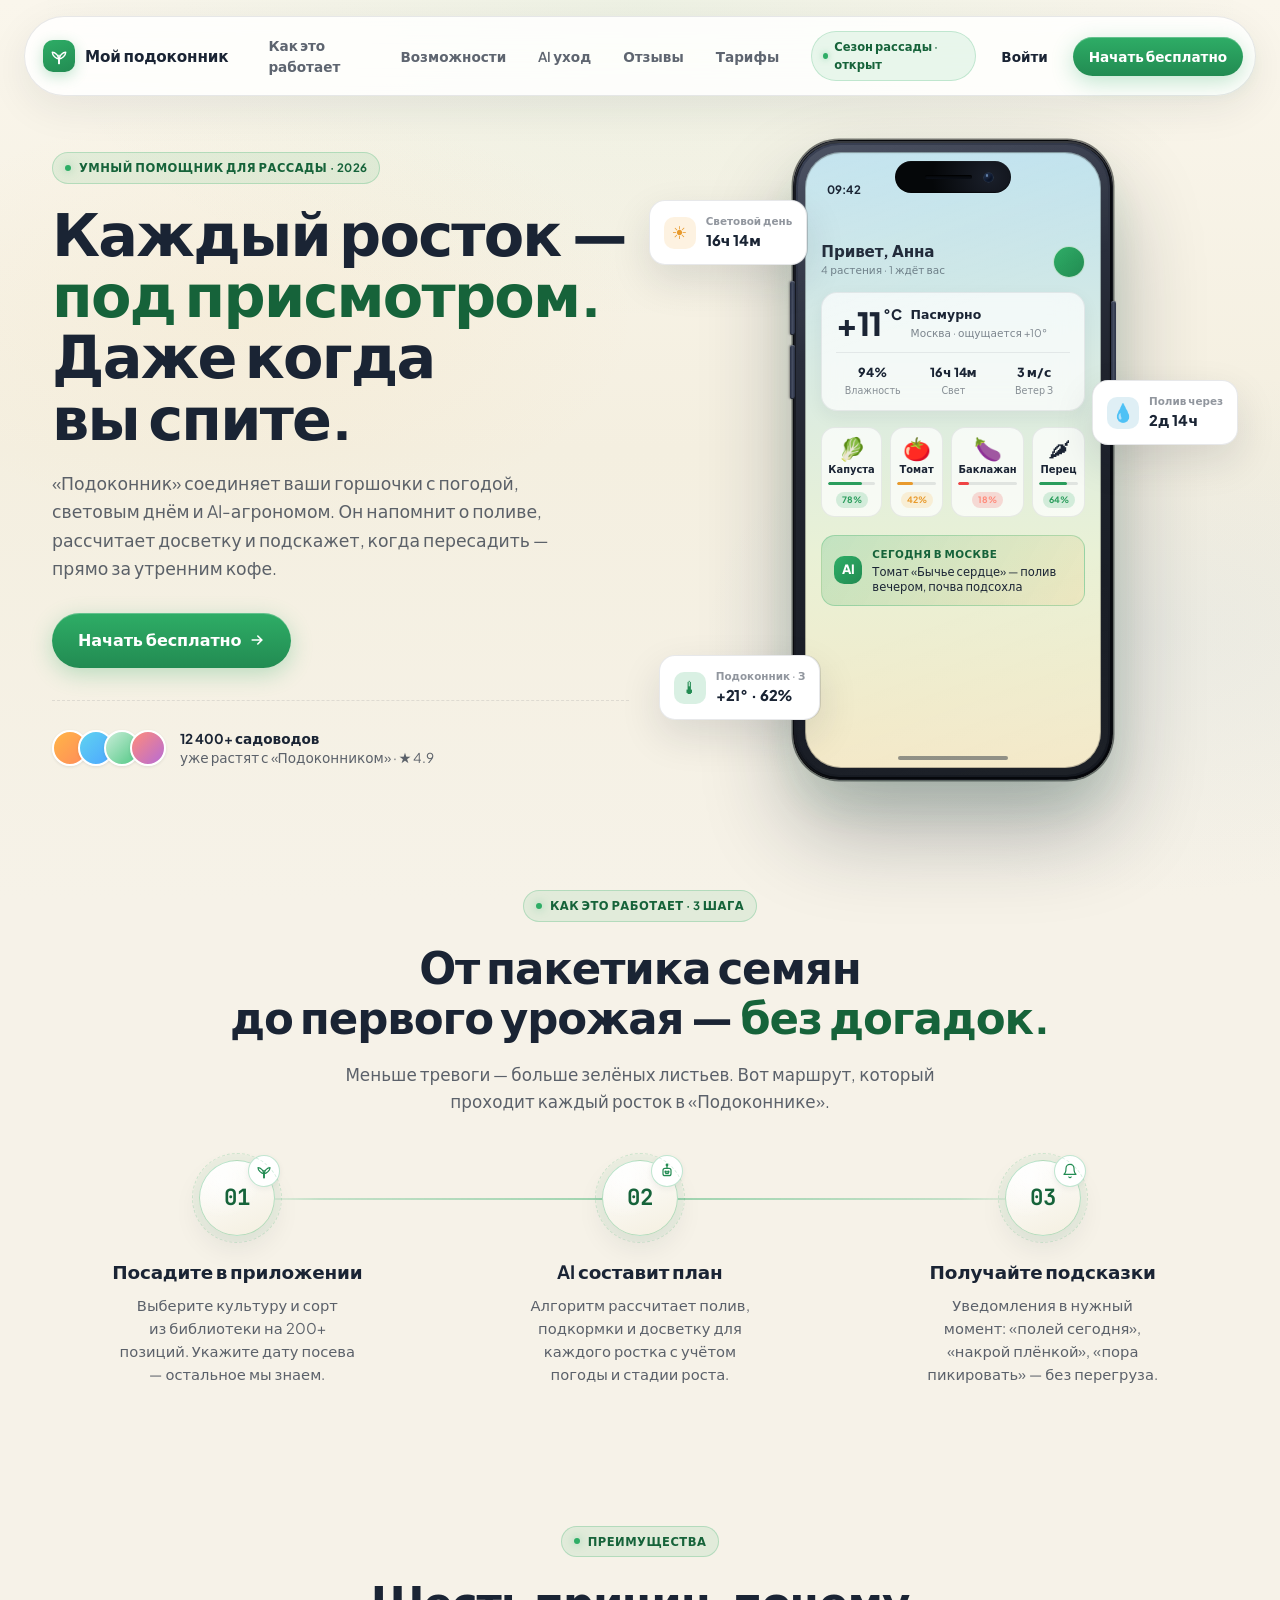
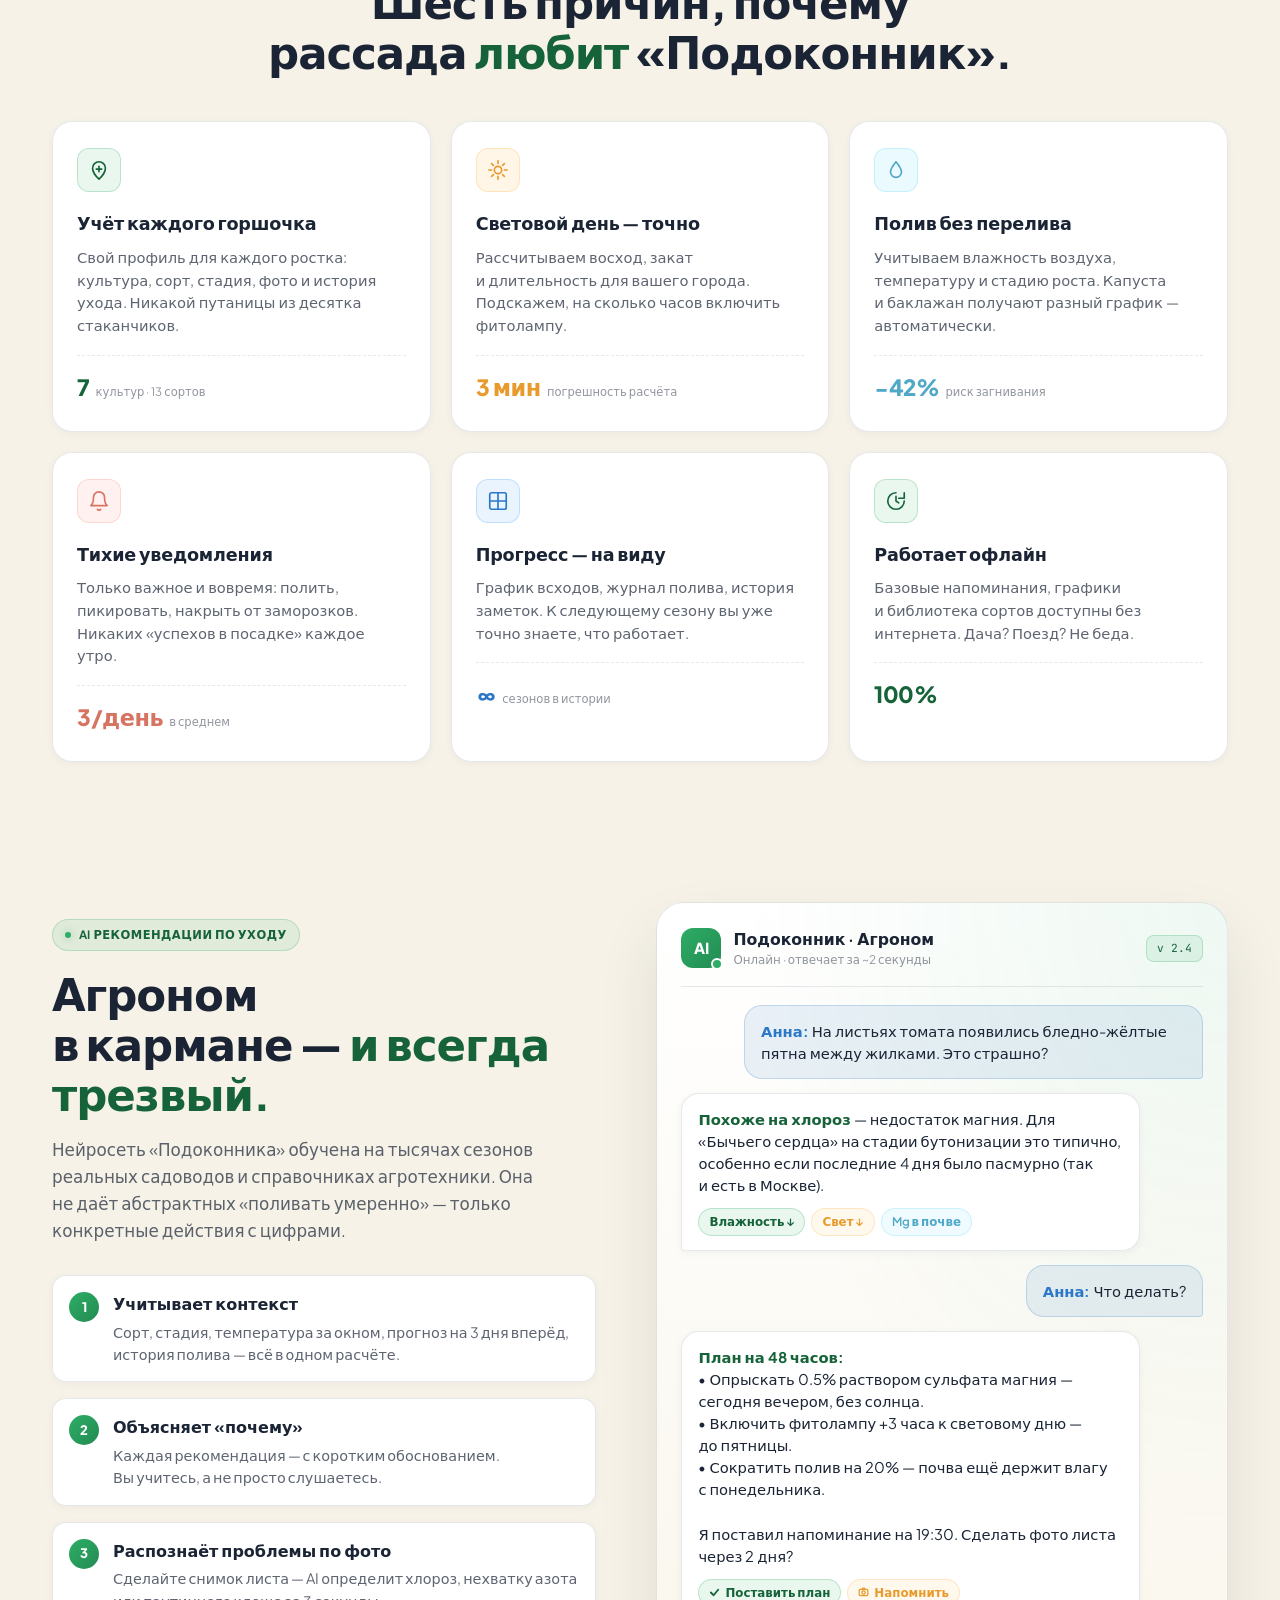
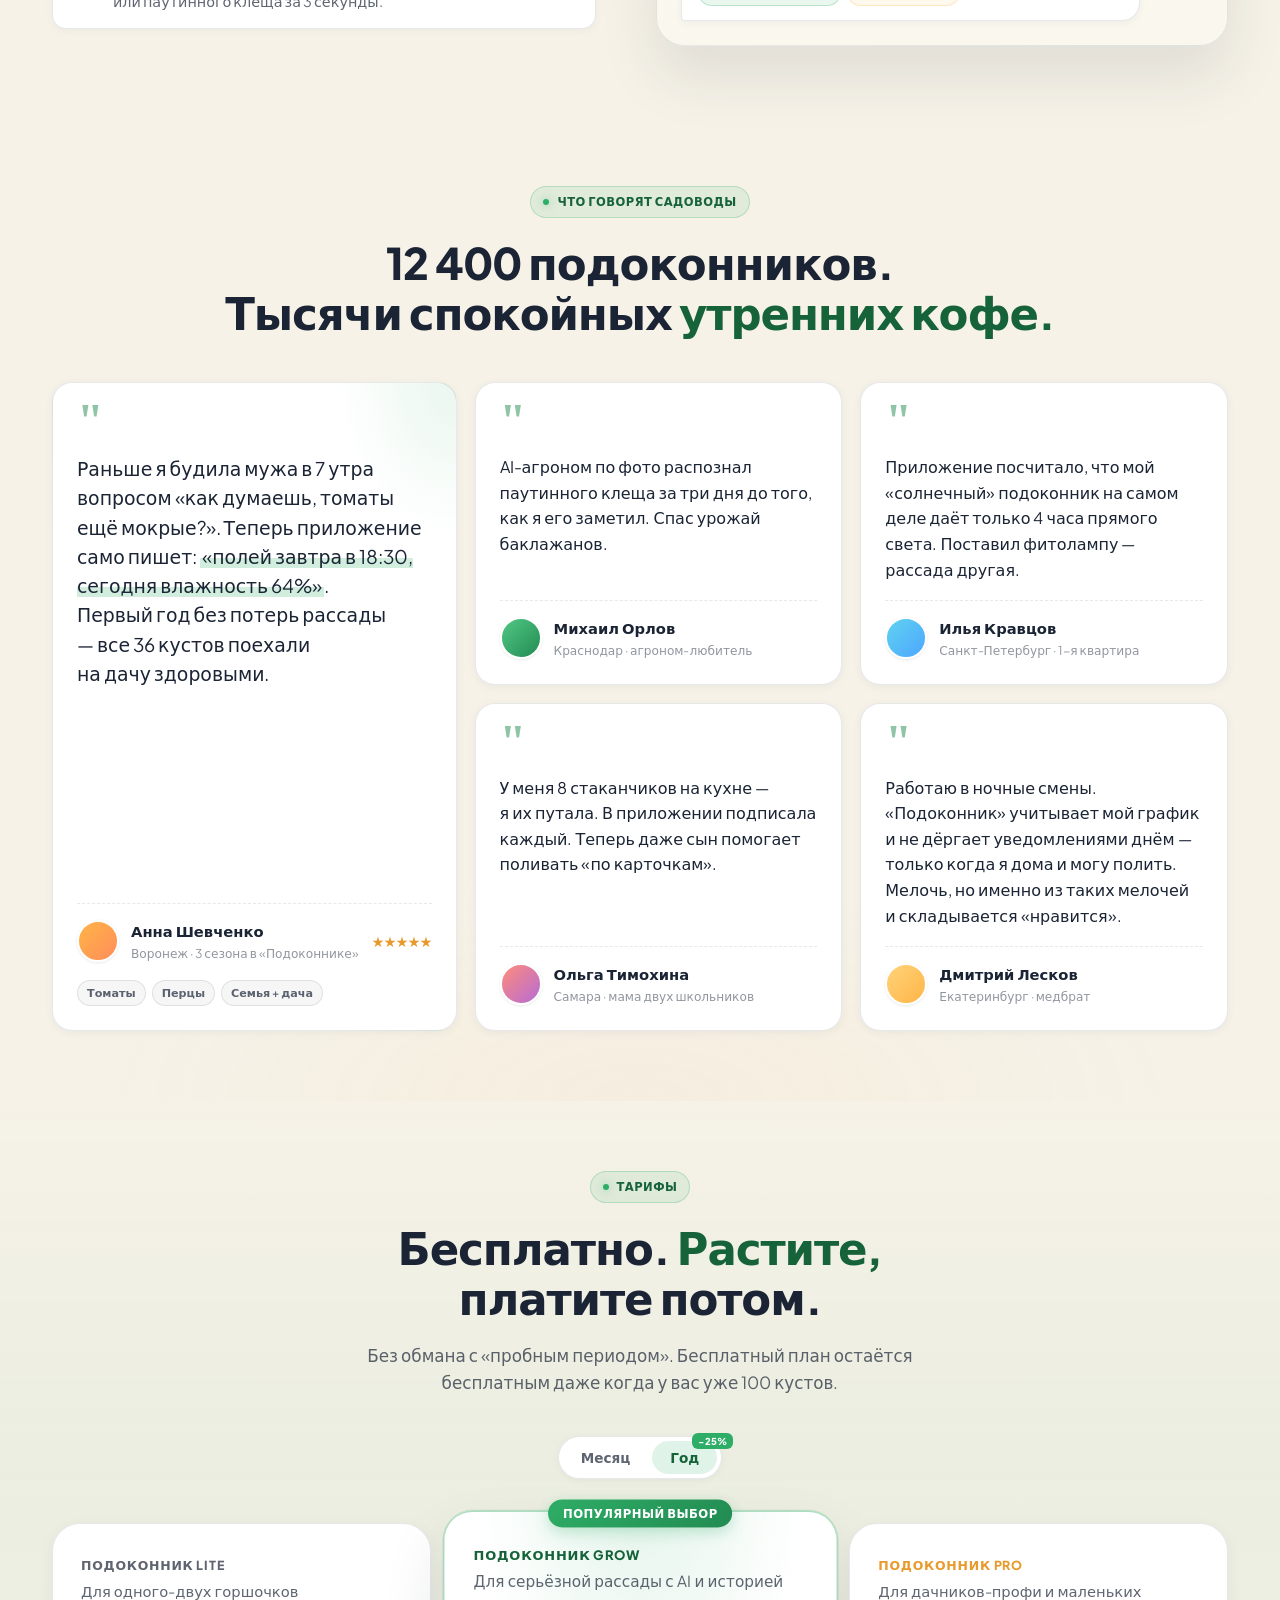
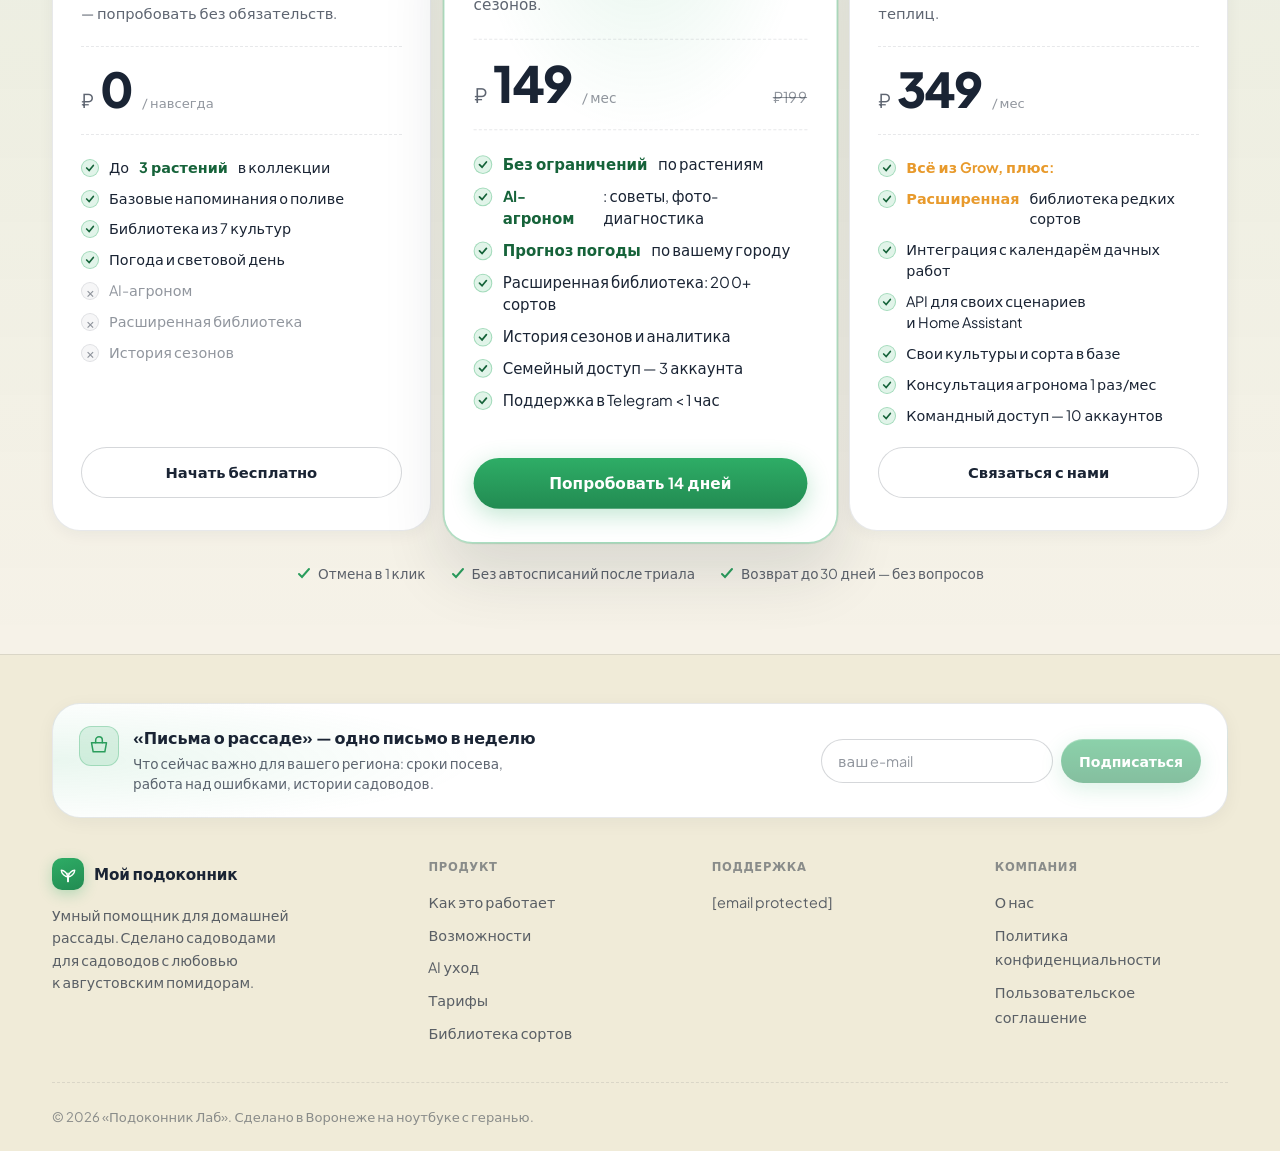
<file: index.html>
﻿<!DOCTYPE html><html lang="ru"><head>


<meta charset="UTF-8">
<meta name="viewport" content="width=1440, initial-scale=1">
<title>Мой подоконник — Умный помощник для рассады</title>
<link rel="preconnect" href="https://fonts.googleapis.com">
<link rel="preconnect" href="https://fonts.gstatic.com" crossorigin="">
<link rel="stylesheet" href="https://fonts.googleapis.com/css2?family=Plus+Jakarta+Sans:wght@400;500;600;700;800&amp;family=JetBrains+Mono:wght@400;500&amp;display=swap">
<style>
/* ═══════════════════════════════════════════════
   Мой подоконник — Landing page styles
   Light aesthetic, matches the app's tokens
═══════════════════════════════════════════════ */

*, *::before, *::after { margin: 0; padding: 0; box-sizing: border-box; }

:root {
  --bg-deep:       #F6F2E8;
  --bg-night:      #FFFFFF;
  --bg-mid:        #F0EBD8;
  --bg-card:       rgba(255,255,255,0.85);
  --bg-card-2:     rgba(255,255,255,0.6);
  --border-soft:   rgba(26,36,52,0.10);
  --border-strong: rgba(26,36,52,0.18);

  --text:          #1A2434;
  --text-dim:      rgba(26,36,52,0.70);
  --text-mute:     rgba(26,36,52,0.48);

  --green-lt:      #2EAD66;
  --green-mid:     #228B52;
  --green-mint:    #2A9D5C;
  --green-pale:    #C8EDD8;
  --green-deep:    #16633A;

  --amber:         #E89A2C;
  --amber-soft:    #F4B95A;
  --blue:          #2A78C7;
  --cyan:          #4FA8C8;
  --rose:          #D77361;

  --r-xs:  10px;
  --r-sm:  14px;
  --r-md:  20px;
  --r-lg:  28px;
  --r-xl:  36px;
  --r-pill:999px;

  --font: 'Plus Jakarta Sans', 'Segoe UI', system-ui, sans-serif;
  --mono: 'JetBrains Mono', ui-monospace, monospace;
  --ease: cubic-bezier(0.4, 0, 0.2, 1);
  --maxw: 1240px;
}

html {
  scroll-behavior: smooth;
}
html, body {
  background: var(--bg-deep);
  color: var(--text);
  font-family: var(--font);
  font-size: 16px;
  line-height: 1.55;
  -webkit-font-smoothing: antialiased;
  text-rendering: optimizeLegibility;
  overflow-x: hidden;
}
.section, .hero { scroll-margin-top: 90px; }

a { color: inherit; text-decoration: none; }
button { cursor: pointer; font-family: inherit; }
img, svg { display: block; max-width: 100%; }

::selection { background: rgba(46,173,102,0.25); color: var(--text); }

/* ── Reusable bits ─────────────────────────────────────── */
.wrap { max-width: var(--maxw); margin: 0 auto; padding: 0 32px; }

.eyebrow {
  display: inline-flex;
  align-items: center;
  gap: 8px;
  padding: 6px 12px;
  border-radius: var(--r-pill);
  background: rgba(46,173,102,0.10);
  border: 1px solid rgba(46,173,102,0.25);
  color: var(--green-deep);
  font-size: 0.72rem;
  font-weight: 700;
  letter-spacing: 0.04em;
  text-transform: uppercase;
}
.eyebrow .eyebrow-dot {
  width: 6px; height: 6px;
  border-radius: 50%;
  background: var(--green-lt);
  box-shadow: 0 0 8px rgba(46,173,102,0.5);
  animation: pulseDot 2.2s ease-in-out infinite;
}
@keyframes pulseDot {
  0%,100% { opacity: 1; transform: scale(1); }
  50%      { opacity: 0.5; transform: scale(1.3); }
}

.section-title {
  font-size: clamp(2rem, 3.4vw, 3rem);
  font-weight: 800;
  letter-spacing: -0.025em;
  line-height: 1.15;
  text-wrap: pretty;
}
.section-title em {
  font-style: normal;
  color: var(--green-deep);
}
.section-sub {
  max-width: 640px;
  margin-top: 18px;
  color: var(--text-dim);
  font-size: 1.05rem;
  line-height: 1.6;
}

.btn-primary, .btn-ghost {
  display: inline-flex;
  align-items: center;
  gap: 8px;
  padding: 11px 18px;
  border-radius: var(--r-pill);
  border: none;
  font-size: 0.92rem;
  font-weight: 700;
  letter-spacing: -0.005em;
  transition: all 0.2s var(--ease);
  white-space: nowrap;
}
.btn-primary {
  background: linear-gradient(180deg, var(--green-lt), var(--green-mid));
  color: #FFFFFF;
  box-shadow: 0 6px 22px rgba(46,173,102,0.30), inset 0 1px 0 rgba(255,255,255,0.25);
}
.btn-primary:hover { transform: translateY(-2px); box-shadow: 0 10px 28px rgba(46,173,102,0.4), inset 0 1px 0 rgba(255,255,255,0.25); }
.btn-primary.lg { padding: 15px 26px; font-size: 1rem; }
.btn-primary svg { width: 16px; height: 16px; }

.btn-ghost {
  background: rgba(255,255,255,0.7);
  color: var(--text);
  border: 1px solid var(--border-strong);
}
.btn-ghost:hover { background: #FFFFFF; transform: translateY(-1px); }
.btn-ghost.lg { padding: 15px 22px; font-size: 1rem; }
.btn-ghost .play-icon {
  width: 22px; height: 22px;
  border-radius: 50%;
  background: rgba(46,173,102,0.12);
  display: inline-flex; align-items: center; justify-content: center;
}
.btn-ghost .play-icon svg { width: 8px; height: 8px; color: var(--green-mid); }

/* ── Backdrop ──────────────────────────────────────────── */
.stars-bg {
  position: fixed;
  inset: 0;
  pointer-events: none;
  z-index: 0;
  background:
    radial-gradient(ellipse 80% 60% at 50% 0%, rgba(46,173,102,0.06) 0%, transparent 60%),
    radial-gradient(ellipse 50% 40% at 20% 35%, rgba(244,185,90,0.07) 0%, transparent 60%),
    radial-gradient(ellipse 60% 50% at 90% 70%, rgba(42,120,199,0.05) 0%, transparent 60%),
    linear-gradient(180deg, #FAF6EC 0%, #F4EFE0 50%, #F6F2E8 100%);
}
.stars-bg::after { display: none; }

/* ═══════════════════════════════════════════════
   TOP NAV
═══════════════════════════════════════════════ */
.topnav {
  position: sticky;
  top: 16px;
  z-index: 100;
  padding: 0 24px;
}
.topnav-inner {
  max-width: var(--maxw);
  margin: 0 auto;
  display: flex;
  align-items: center;
  gap: 18px;
  padding: 10px 12px 10px 18px;
  background: rgba(255,255,255,0.85);
  backdrop-filter: blur(20px) saturate(1.4);
  -webkit-backdrop-filter: blur(20px) saturate(1.4);
  border: 1px solid var(--border-soft);
  border-radius: var(--r-pill);
  box-shadow: 0 12px 40px rgba(26,36,52,0.08);
}
.brand {
  display: flex;
  align-items: center;
  gap: 10px;
  flex-shrink: 0;
}
.brand-mark {
  width: 32px; height: 32px;
  border-radius: 10px;
  background: linear-gradient(160deg, var(--green-lt), var(--green-mid));
  display: flex; align-items: center; justify-content: center;
  color: #FFFFFF;
  box-shadow: 0 4px 14px rgba(46,173,102,0.3);
}
.brand-mark svg { width: 18px; height: 18px; }
.brand-word {
  font-size: 0.95rem;
  font-weight: 800;
  letter-spacing: -0.01em;
}
.topnav-links {
  display: flex;
  align-items: center;
  gap: 4px;
  margin-left: 8px;
}
.topnav-links a {
  padding: 8px 14px;
  font-size: 0.85rem;
  font-weight: 600;
  color: var(--text-dim);
  border-radius: var(--r-pill);
  transition: all 0.18s;
}
.topnav-links a:hover { color: var(--text); background: rgba(26,36,52,0.06); }
.topnav-cta {
  margin-left: auto;
  display: flex;
  align-items: center;
  gap: 10px;
}
.status-pill {
  display: inline-flex;
  align-items: center;
  gap: 6px;
  padding: 6px 11px;
  font-size: 0.72rem;
  font-weight: 600;
  color: var(--green-deep);
  background: rgba(46,173,102,0.10);
  border: 1px solid rgba(46,173,102,0.22);
  border-radius: var(--r-pill);
}
.status-dot {
  width: 6px; height: 6px;
  border-radius: 50%;
  background: var(--green-lt);
  box-shadow: 0 0 6px rgba(46,173,102,0.5);
}
.topnav-cta .btn-ghost {
  padding: 8px 14px;
  font-size: 0.85rem;
  background: transparent;
  border-color: transparent;
}
.topnav-cta .btn-ghost:hover { background: rgba(26,36,52,0.06); transform: none; }
.topnav-cta .btn-primary {
  padding: 9px 16px;
  font-size: 0.85rem;
}


/* ═══════════════════════════════════════════════
   HERO
═══════════════════════════════════════════════ */
.hero {
  position: relative;
  padding: 60px 0 40px;
  z-index: 1;
}
.hero-inner {
  position: relative;
  display: grid;
  grid-template-columns: 1.05fr 1fr;
  gap: 50px;
  align-items: center;
}

.hero-moon { display: none; }

.hero-lead { position: relative; z-index: 2; }
.hero-title {
  margin-top: 18px;
  font-size: clamp(2.6rem, 4.6vw, 3.7rem);
  font-weight: 800;
  letter-spacing: -0.03em;
  line-height: 1.04;
  text-wrap: pretty;
}
.hero-title em {
  font-style: normal;
  color: var(--green-deep);
}
.hero-sub {
  margin-top: 22px;
  max-width: 540px;
  font-size: 1.08rem;
  line-height: 1.65;
  color: var(--text-dim);
}
.hero-actions {
  display: flex;
  gap: 12px;
  margin-top: 30px;
  flex-wrap: wrap;
}
.hero-proof {
  display: flex;
  align-items: center;
  gap: 14px;
  margin-top: 32px;
  padding-top: 28px;
  border-top: 1px dashed var(--border-soft);
}
.proof-avatars { display: flex; }
.avatar {
  width: 36px; height: 36px;
  border-radius: 50%;
  border: 2px solid #FFFFFF;
  margin-left: -10px;
  background-size: cover;
  background-position: center;
  box-shadow: 0 1px 3px rgba(26,36,52,0.10);
}
.avatar:first-child { margin-left: 0; }
.a1 { background: linear-gradient(135deg, #FFB547, #FF8C5A); }
.a2 { background: linear-gradient(135deg, #5FD3F0, #4DA6FF); }
.a3 { background: linear-gradient(135deg, #C8EDD8, #52C885); }
.a4 { background: linear-gradient(135deg, #FF8C7A, #B66BD6); }
.proof-text { font-size: 0.85rem; color: var(--text-dim); line-height: 1.45; }
.proof-text strong { color: var(--text); font-weight: 700; }

/* Hero visual — phone mockup */
.hero-visual {
  position: relative;
  z-index: 1;
  min-height: 560px;
}
.phone {
  position: relative;
  width: 320px;
  height: 640px;
  margin: 0 auto;
  background:
    linear-gradient(160deg, #3A4154 0%, #20242E 45%, #14181F 100%);
  border-radius: 46px;
  padding: 11px;
  box-shadow:
    /* outer drop shadow */
    0 50px 90px rgba(26,36,52,0.32),
    0 24px 44px rgba(46,173,102,0.10),
    /* sub-bezel ring */
    0 0 0 1.5px rgba(0,0,0,0.5),
    /* bezel highlight - top */
    inset 0 2px 0 rgba(255,255,255,0.18),
    /* bezel highlight - left */
    inset 2px 0 0 rgba(255,255,255,0.06),
    /* bezel shadow - bottom */
    inset 0 -2px 0 rgba(0,0,0,0.4),
    /* bezel shadow - right */
    inset -2px 0 0 rgba(0,0,0,0.3),
    /* inner screen pit */
    inset 0 0 0 2px #0A0D14;
  border: 1px solid rgba(0,0,0,0.6);
}
/* Inner aluminum frame line */
.phone::after {
  content: '';
  position: absolute;
  inset: 4px;
  border-radius: 42px;
  pointer-events: none;
  background:
    linear-gradient(160deg, rgba(255,255,255,0.10) 0%, transparent 30%, transparent 70%, rgba(255,255,255,0.04) 100%);
  z-index: 1;
}

/* Dynamic-island-style notch */
.phone::before {
  content: '';
  position: absolute;
  top: 20px; left: 50%;
  transform: translateX(-50%);
  width: 116px; height: 32px;
  background:
    radial-gradient(circle at 82% 50%, #1A1F2A 0%, #050709 60%) ,
    #050709;
  border-radius: 20px;
  z-index: 5;
  box-shadow:
    inset 0 1px 1px rgba(255,255,255,0.04),
    inset 0 -1px 1px rgba(0,0,0,0.6),
    0 0 0 1px rgba(255,255,255,0.04);
}

/* Phone side buttons */
.phone-btn {
  position: absolute;
  background: linear-gradient(90deg, #2A3144, #444C60 50%, #2A3144);
  z-index: 2;
  border-radius: 2px;
  box-shadow:
    inset 0 1px 0 rgba(255,255,255,0.20),
    inset 0 -1px 0 rgba(0,0,0,0.5),
    -1px 0 2px rgba(0,0,0,0.35);
}
.phone-btn.mute    { left: -3px;  top:  90px; width: 4px; height: 28px; }
.phone-btn.vol-up  { left: -4px;  top: 140px; width: 5px; height: 54px; }
.phone-btn.vol-dn  { left: -4px;  top: 204px; width: 5px; height: 54px; }
.phone-btn.power   { right: -4px; top: 160px; width: 5px; height: 88px; }
.phone-btn.power   { background: linear-gradient(270deg, #2A3144, #444C60 50%, #2A3144); }

/* Camera dot + speaker grille inside notch */
.phone-cam {
  position: absolute;
  top: 30px; left: 50%;
  transform: translateX(-50%);
  width: 80px; height: 12px;
  z-index: 6;
  display: flex;
  align-items: center;
  justify-content: space-between;
  pointer-events: none;
}
.phone-cam .speaker {
  flex: 1;
  height: 4px;
  margin: 0 12px;
  background: linear-gradient(180deg, #050709, #0A0E16);
  border-radius: 2px;
  box-shadow: inset 0 1px 1px rgba(0,0,0,0.8);
}
.phone-cam .lens {
  width: 9px; height: 9px;
  border-radius: 50%;
  background: radial-gradient(circle at 32% 30%, #2A3850 0%, #0A1020 55%, #050709 100%);
  box-shadow:
    0 0 0 0.6px rgba(80,110,150,0.4),
    inset 0 0 3px rgba(40,80,140,0.5);
  position: relative;
}
.phone-cam .lens::after {
  content: '';
  position: absolute;
  top: 1.5px; left: 1.5px;
  width: 2.5px; height: 2.5px;
  border-radius: 50%;
  background: rgba(140,180,230,0.6);
}
.phone-screen {
  position: relative;
  width: 100%; height: 100%;
  border-radius: 36px;
  overflow: hidden;
  background: linear-gradient(180deg, #BFE2EE 0%, #D9EBE3 35%, #E9F1D6 65%, #F4E9C8 100%);
  box-shadow:
    inset 0 0 0 1px rgba(0,0,0,0.25),
    inset 0 1px 2px rgba(0,0,0,0.2);
}
/* Home indicator bar at bottom of screen */
.phone-home {
  position: absolute;
  bottom: 8px; left: 50%;
  transform: translateX(-50%);
  width: 110px; height: 4px;
  background: rgba(26,36,52,0.45);
  border-radius: 999px;
  z-index: 5;
}
.phone-stars { display: none; }
.phone-moon { display: none; }
.phone-statusbar {
  position: absolute;
  top: 0; left: 0; right: 0;
  height: 58px;
  display: flex;
  align-items: center;
  justify-content: space-between;
  padding: 18px 22px 0;
  font-size: 0.72rem;
  font-weight: 700;
  color: var(--text);
  z-index: 4;
}
.phone-statusbar .sb-icons {
  display: flex;
  gap: 5px;
  align-items: center;
  color: rgba(255,255,255,0.85);
}
.phone-statusbar .sb-icons svg { width: 14px; height: 14px; }

.phone-body {
  position: absolute;
  top: 76px; left: 0; right: 0; bottom: 0;
  padding: 14px 16px 0;
  display: flex;
  flex-direction: column;
  gap: 10px;
}
.ph-hello {
  display: flex;
  justify-content: space-between;
  align-items: flex-end;
  margin-bottom: 4px;
}
.ph-hello h3 { font-size: 0.95rem; font-weight: 800; letter-spacing: -0.01em; color: var(--text); line-height: 1.15; }
.ph-hello p { font-size: 0.66rem; color: rgba(26,36,52,0.55); margin-top: 2px; }
.ph-avatar {
  width: 32px; height: 32px;
  border-radius: 50%;
  background: linear-gradient(135deg, var(--green-lt), var(--green-mid));
  border: 1.5px solid rgba(255,255,255,0.7);
}

.ph-glass {
  background: rgba(255,255,255,0.7);
  backdrop-filter: blur(14px);
  border: 1px solid rgba(26,36,52,0.08);
  border-radius: 16px;
  padding: 12px 14px;
  box-shadow: 0 6px 18px rgba(26,36,52,0.06);
}
.ph-card-row {
  display: flex;
  align-items: center;
  gap: 10px;
}
.ph-temp {
  font-size: 2rem;
  font-weight: 800;
  letter-spacing: -0.03em;
  color: var(--text);
  line-height: 1;
}
.ph-temp sup { font-size: 0.9rem; vertical-align: top; margin-left: 2px; }
.ph-card-meta { flex: 1; }
.ph-card-meta .l1 { font-size: 0.78rem; font-weight: 700; color: var(--text); }
.ph-card-meta .l2 { font-size: 0.66rem; color: rgba(26,36,52,0.55); margin-top: 1px; }
.ph-mini-stats {
  display: grid;
  grid-template-columns: 1fr 1fr 1fr;
  gap: 8px;
  margin-top: 10px;
  padding-top: 10px;
  border-top: 1px solid rgba(26,36,52,0.08);
}
.ph-mini-stats div { text-align: center; }
.ph-mini-stats .v { font-size: 0.78rem; font-weight: 800; color: var(--text); }
.ph-mini-stats .l { font-size: 0.6rem; color: rgba(26,36,52,0.5); margin-top: 1px; }

.ph-plants-strip {
  display: flex;
  gap: 8px;
  margin-top: 6px;
}
.ph-plant {
  flex: 1;
  background: rgba(255,255,255,0.7);
  border: 1px solid rgba(26,36,52,0.08);
  border-radius: 14px;
  padding: 8px 6px 6px;
  text-align: center;
}
.ph-plant .pp-ico { font-size: 1.4rem; line-height: 1.1; }
.ph-plant .pp-name { font-size: 0.62rem; font-weight: 700; color: var(--text); margin-top: 1px; }
.ph-plant .pp-bar { height: 3px; background: rgba(26,36,52,0.10); border-radius: 999px; margin-top: 5px; overflow: hidden; }
.ph-plant .pp-bar span { display: block; height: 100%; border-radius: 999px; }
.ph-plant.ok .pp-bar span { width: 72%; background: var(--green-mint); }
.ph-plant.warn .pp-bar span { width: 42%; background: var(--amber); }
.ph-plant.bad .pp-bar span { width: 18%; background: #EF4444; }
.ph-plant .pp-status {
  display: inline-block;
  font-size: 0.55rem;
  font-weight: 700;
  margin-top: 4px;
  padding: 1px 6px;
  border-radius: 999px;
}
.ph-plant.ok .pp-status { background: rgba(46,173,102,0.18); color: var(--green-mint); }
.ph-plant.warn .pp-status { background: rgba(255,181,71,0.18); color: var(--amber); }
.ph-plant.bad .pp-status { background: rgba(239,68,68,0.18); color: #FF8B7A; animation: pulseDot 1.6s ease-in-out infinite; }

.ph-ai-banner {
  display: flex;
  align-items: center;
  gap: 10px;
  margin-top: 8px;
  padding: 10px 12px;
  background: linear-gradient(120deg, rgba(46,173,102,0.20), rgba(244,185,90,0.15));
  border: 1px solid rgba(46,173,102,0.30);
  border-radius: 14px;
}
.ph-ai-icon {
  width: 28px; height: 28px;
  border-radius: 10px;
  background: linear-gradient(135deg, var(--green-lt), var(--green-mid));
  display: flex; align-items: center; justify-content: center;
  color: #FFFFFF;
  font-weight: 800;
  font-size: 0.8rem;
  flex-shrink: 0;
}
.ph-ai-text { flex: 1; }
.ph-ai-text .ai-t1 { font-size: 0.65rem; font-weight: 800; color: var(--green-deep); text-transform: uppercase; letter-spacing: 0.04em; }
.ph-ai-text .ai-t2 { font-size: 0.72rem; color: var(--text); margin-top: 2px; line-height: 1.35; }

/* Floating cards around phone */
.float-card {
  position: absolute;
  background: #FFFFFF;
  backdrop-filter: blur(20px);
  -webkit-backdrop-filter: blur(20px);
  border: 1px solid var(--border-soft);
  border-radius: 16px;
  padding: 12px 14px;
  box-shadow: 0 16px 40px rgba(26,36,52,0.12);
  z-index: 4;
  display: flex;
  align-items: center;
  gap: 10px;
}
.float-card .fc-icon {
  width: 32px; height: 32px;
  border-radius: 10px;
  display: flex; align-items: center; justify-content: center;
  font-size: 1.1rem;
  flex-shrink: 0;
}
.fc-icon.amber { background: rgba(244,185,90,0.18); color: var(--amber); }
.fc-icon.cyan { background: rgba(79,168,200,0.18); color: var(--cyan); }
.fc-icon.green { background: rgba(46,173,102,0.18); color: var(--green-mid); }
.float-card .fc-l { font-size: 0.65rem; color: var(--text-mute); font-weight: 600; }
.float-card .fc-v { font-size: 0.92rem; font-weight: 800; color: var(--text); letter-spacing: -0.01em; }

.fc-temp { top: 60px; left: -30px; animation: floaty 6s ease-in-out infinite; }
.fc-light { top: 240px; right: -10px; animation: floaty 7s ease-in-out infinite 1s; }
.fc-water { bottom: 60px; left: -20px; animation: floaty 5.5s ease-in-out infinite 0.5s; }
@keyframes floaty {
  0%,100% { transform: translateY(0); }
  50%      { transform: translateY(-10px); }
}


/* ═══════════════════════════════════════════════
   SECTION SHELLS
═══════════════════════════════════════════════ */
.section {
  position: relative;
  padding: 70px 0;
  z-index: 1;
}
.section-head {
  display: flex;
  flex-direction: column;
  align-items: center;
  text-align: center;
  margin-bottom: 44px;
  gap: 20px;
}
.section-head.left {
  align-items: flex-start;
  text-align: left;
}
.section-head .section-sub { margin-top: 0; }

/* Subtle scene divider */
.scene-divider {
  position: relative;
  height: 80px;
  margin: -1px 0;
  overflow: hidden;
}
.scene-divider svg {
  position: absolute;
  bottom: 0; left: 0;
  width: 100%; height: 100%;
}

/* ═══════════════════════════════════════════════
   "КАК ЭТО РАБОТАЕТ"
═══════════════════════════════════════════════ */
.how {
  position: relative;
}
.how-steps {
  display: grid;
  grid-template-columns: repeat(3, 1fr);
  gap: 32px;
  position: relative;
}
.how-line {
  position: absolute;
  top: 38px;
  left: 16%; right: 16%;
  height: 2px;
  background: linear-gradient(90deg,
    transparent,
    rgba(46,173,102,0.25) 10%,
    rgba(46,173,102,0.45) 50%,
    rgba(46,173,102,0.25) 90%,
    transparent);
  z-index: 0;
}
.how-step {
  position: relative;
  text-align: center;
  z-index: 1;
}
.how-num {
  width: 76px; height: 76px;
  margin: 0 auto 22px;
  border-radius: 50%;
  background:
    radial-gradient(circle at 30% 25%, rgba(255,255,255,0.8), transparent 50%),
    linear-gradient(160deg, #FFFFFF, #F4EFE0);
  border: 1px solid rgba(46,173,102,0.35);
  display: flex; align-items: center; justify-content: center;
  font-family: var(--mono);
  font-size: 1.4rem;
  font-weight: 700;
  color: var(--green-deep);
  box-shadow: 0 0 0 6px rgba(46,173,102,0.05), 0 12px 28px rgba(26,36,52,0.08);
  position: relative;
}
.how-num::after {
  content: '';
  position: absolute;
  inset: -8px;
  border-radius: 50%;
  border: 1px dashed rgba(46,173,102,0.20);
}
.how-icon {
  position: absolute;
  top: -6px; right: -6px;
  width: 32px; height: 32px;
  border-radius: 50%;
  background: #FFFFFF;
  border: 1px solid rgba(46,173,102,0.30);
  display: flex; align-items: center; justify-content: center;
  color: var(--green-mid);
  box-shadow: 0 2px 6px rgba(26,36,52,0.06);
}
.how-icon svg { width: 16px; height: 16px; }
.how-step h3 {
  font-size: 1.15rem;
  font-weight: 700;
  letter-spacing: -0.01em;
  margin-bottom: 8px;
}
.how-step p {
  font-size: 0.92rem;
  color: var(--text-dim);
  line-height: 1.55;
  max-width: 240px;
  margin: 0 auto;
}

/* ═══════════════════════════════════════════════
   BENEFITS
═══════════════════════════════════════════════ */
.benefits-grid {
  display: grid;
  grid-template-columns: repeat(3, 1fr);
  gap: 20px;
}
.benefit {
  position: relative;
  padding: 26px 24px;
  background: #FFFFFF;
  border: 1px solid var(--border-soft);
  border-radius: var(--r-md);
  overflow: hidden;
  transition: transform 0.25s, border-color 0.25s, box-shadow 0.25s;
  box-shadow: 0 2px 8px rgba(26,36,52,0.04);
}
.benefit:hover {
  transform: translateY(-4px);
  border-color: rgba(46,173,102,0.35);
  box-shadow: 0 14px 32px rgba(26,36,52,0.08);
}
.benefit::before {
  content: '';
  position: absolute;
  top: 0; left: 0; right: 0;
  height: 1px;
  background: linear-gradient(90deg, transparent, rgba(46,173,102,0.4), transparent);
  opacity: 0;
  transition: opacity 0.3s;
}
.benefit:hover::before { opacity: 1; }
.benefit-icon {
  width: 44px; height: 44px;
  border-radius: 12px;
  background: rgba(46,173,102,0.10);
  border: 1px solid rgba(46,173,102,0.25);
  display: flex; align-items: center; justify-content: center;
  margin-bottom: 18px;
  color: var(--green-deep);
}
.benefit-icon svg { width: 22px; height: 22px; }
.benefit.amber .benefit-icon { background: rgba(255,181,71,0.12); border-color: rgba(255,181,71,0.28); color: var(--amber); }
.benefit.cyan .benefit-icon { background: rgba(95,211,240,0.12); border-color: rgba(95,211,240,0.28); color: var(--cyan); }
.benefit.rose .benefit-icon { background: rgba(255,140,122,0.12); border-color: rgba(255,140,122,0.28); color: var(--rose); }
.benefit.blue .benefit-icon { background: rgba(77,166,255,0.12); border-color: rgba(77,166,255,0.28); color: var(--blue); }
.benefit h3 {
  font-size: 1.1rem;
  font-weight: 700;
  letter-spacing: -0.01em;
  margin-bottom: 8px;
}
.benefit p {
  font-size: 0.92rem;
  color: var(--text-dim);
  line-height: 1.55;
}
.benefit-stat {
  margin-top: 18px;
  padding-top: 14px;
  border-top: 1px dashed var(--border-soft);
  display: flex;
  align-items: baseline;
  gap: 6px;
}
.benefit-stat .bs-v {
  font-size: 1.4rem;
  font-weight: 800;
  letter-spacing: -0.02em;
  color: var(--green-deep);
}
.benefit-stat .bs-l {
  font-size: 0.72rem;
  color: var(--text-mute);
}
.benefit.amber .benefit-stat .bs-v { color: var(--amber); }
.benefit.cyan .benefit-stat .bs-v { color: var(--cyan); }
.benefit.rose .benefit-stat .bs-v { color: var(--rose); }
.benefit.blue .benefit-stat .bs-v { color: var(--blue); }


/* ═══════════════════════════════════════════════
   AI RECOMMENDATIONS
═══════════════════════════════════════════════ */
.ai-split {
  display: grid;
  grid-template-columns: 1fr 1.05fr;
  gap: 60px;
  align-items: center;
}
.ai-points { display: flex; flex-direction: column; gap: 16px; margin-top: 30px; }
.ai-point {
  display: flex;
  gap: 14px;
  padding: 16px;
  background: #FFFFFF;
  border: 1px solid var(--border-soft);
  border-radius: var(--r-sm);
  box-shadow: 0 2px 8px rgba(26,36,52,0.04);
}
.ai-point-num {
  flex-shrink: 0;
  width: 30px; height: 30px;
  border-radius: 50%;
  background: linear-gradient(135deg, var(--green-lt), var(--green-mid));
  color: #FFFFFF;
  font-weight: 800;
  font-size: 0.82rem;
  display: flex; align-items: center; justify-content: center;
}
.ai-point h4 { font-size: 1rem; font-weight: 700; margin-bottom: 4px; }
.ai-point p { font-size: 0.9rem; color: var(--text-dim); line-height: 1.55; }

.ai-chat {
  position: relative;
  background:
    radial-gradient(ellipse at top right, rgba(46,173,102,0.08), transparent 60%),
    linear-gradient(180deg, #FFFFFF, #FAF7EE);
  border: 1px solid var(--border-soft);
  border-radius: var(--r-lg);
  padding: 24px;
  box-shadow: 0 30px 60px rgba(26,36,52,0.10);
}
.ai-chat-head {
  display: flex; align-items: center; gap: 12px;
  padding-bottom: 16px; margin-bottom: 18px;
  border-bottom: 1px solid var(--border-soft);
}
.ai-avatar {
  width: 40px; height: 40px;
  border-radius: 12px;
  background: linear-gradient(135deg, var(--green-lt), var(--green-mid));
  display: flex; align-items: center; justify-content: center;
  font-weight: 800; color: #FFFFFF; font-size: 0.95rem;
  position: relative;
}
.ai-avatar::after {
  content: ''; position: absolute;
  bottom: -2px; right: -2px;
  width: 12px; height: 12px; border-radius: 50%;
  background: var(--green-lt);
  border: 2px solid #FFFFFF;
}
.ai-chat-head h4 { font-size: 0.98rem; font-weight: 700; }
.ai-chat-head p { font-size: 0.74rem; color: var(--text-mute); }
.ai-tag {
  margin-left: auto;
  font-family: var(--mono);
  font-size: 0.7rem;
  padding: 4px 10px;
  border-radius: 8px;
  background: rgba(46,173,102,0.10);
  color: var(--green-deep);
  border: 1px solid rgba(46,173,102,0.25);
}
.chat-bubbles { display: flex; flex-direction: column; gap: 14px; }
.bub {
  max-width: 88%;
  padding: 14px 16px;
  border-radius: 18px;
  font-size: 0.92rem;
  line-height: 1.5;
}
.bub.user {
  align-self: flex-end;
  background: rgba(42,120,199,0.10);
  border: 1px solid rgba(42,120,199,0.22);
  border-bottom-right-radius: 4px;
}
.bub.ai {
  align-self: flex-start;
  background: #FFFFFF;
  border: 1px solid var(--border-soft);
  border-bottom-left-radius: 4px;
  box-shadow: 0 2px 8px rgba(26,36,52,0.05);
}
.bub strong { color: var(--green-deep); font-weight: 700; }
.bub.user strong { color: var(--blue); }
.bub-pills {
  display: flex; flex-wrap: wrap; gap: 6px; margin-top: 12px;
}
.bub-pill {
  font-size: 0.74rem;
  padding: 4px 10px;
  border-radius: var(--r-pill);
  background: rgba(46,173,102,0.10);
  border: 1px solid rgba(46,173,102,0.25);
  color: var(--green-deep);
  font-weight: 600;
  display: inline-flex;
  align-items: center;
  gap: 5px;
}
.bub-pill.amber { background: rgba(255,181,71,0.1); border-color: rgba(255,181,71,0.25); color: var(--amber); }
.bub-pill.cyan { background: rgba(95,211,240,0.1); border-color: rgba(95,211,240,0.25); color: var(--cyan); }
.bub-pill svg { width: 11px; height: 11px; }

.bub.typing {
  align-self: flex-start;
  background: rgba(255,255,255,0.05);
  border: 1px solid var(--border-soft);
  border-bottom-left-radius: 4px;
  padding: 12px 16px;
  display: inline-flex;
  gap: 5px;
  width: fit-content;
}
.bub.typing .td {
  width: 6px; height: 6px; border-radius: 50%;
  background: var(--green-mint);
  opacity: 0.45;
  animation: typingBlink 1.2s ease-in-out infinite;
}
.bub.typing .td:nth-child(2) { animation-delay: 0.15s; }
.bub.typing .td:nth-child(3) { animation-delay: 0.3s; }
@keyframes typingBlink {
  0%, 60%, 100% { opacity: 0.35; transform: translateY(0); }
  30% { opacity: 1; transform: translateY(-3px); }
}

.ai-meta {
  margin-top: 18px;
  padding-top: 16px;
  border-top: 1px dashed var(--border-soft);
  display: flex;
  flex-direction: column;
  gap: 8px;
}
.ai-meta-row {
  display: flex;
  align-items: baseline;
  justify-content: space-between;
  gap: 12px;
  font-size: 0.74rem;
}
.ai-meta-l {
  color: var(--text-mute);
  text-transform: uppercase;
  letter-spacing: 0.06em;
  font-weight: 700;
  flex-shrink: 0;
}
.ai-meta-v {
  color: var(--text-dim);
  text-align: right;
}
.ai-meta-v.mono { font-family: var(--mono); font-size: 0.7rem; color: var(--green-mint); }

/* ═══════════════════════════════════════════════
   SENSORS SECTION
═══════════════════════════════════════════════ */
.sensors {
  background: radial-gradient(ellipse 60% 50% at 20% 50%, rgba(77,166,255,0.08), transparent 60%);
}
.sensors-split {
  display: grid;
  grid-template-columns: 1.1fr 1fr;
  gap: 60px;
  align-items: center;
}
.sensor-features {
  display: grid;
  grid-template-columns: 1fr 1fr;
  gap: 14px;
  margin-top: 30px;
}
.sensor-feat {
  padding: 16px;
  background: rgba(255,255,255,0.03);
  border: 1px solid var(--border-soft);
  border-radius: var(--r-sm);
}
.sensor-feat .sf-ic {
  width: 36px; height: 36px;
  border-radius: 10px;
  background: rgba(77,166,255,0.12);
  border: 1px solid rgba(77,166,255,0.28);
  color: var(--blue);
  display: flex; align-items: center; justify-content: center;
  margin-bottom: 10px;
}
.sensor-feat .sf-ic svg { width: 18px; height: 18px; }
.sensor-feat h4 { font-size: 0.95rem; font-weight: 700; margin-bottom: 4px; }
.sensor-feat p { font-size: 0.82rem; color: var(--text-dim); line-height: 1.5; }

/* Sensor device card */
.sensor-card {
  position: relative;
  background:
    radial-gradient(ellipse 60% 40% at 50% 20%, rgba(77,166,255,0.12), transparent 70%),
    linear-gradient(180deg, rgba(255,255,255,0.04), rgba(255,255,255,0.01));
  border: 1px solid var(--border-soft);
  border-radius: var(--r-lg);
  padding: 30px 28px;
  box-shadow: 0 30px 80px rgba(0,0,0,0.35);
}
.sensor-device {
  margin: 0 auto 24px;
  width: 240px;
  height: 200px;
  position: relative;
}
.sensor-stake {
  position: absolute;
  left: 50%; top: 30%;
  transform: translateX(-50%);
  width: 6px; height: 130px;
  background: linear-gradient(180deg, #C8D8E8, #8B9AAB 60%, #4A5868);
  border-radius: 3px 3px 0 0;
}
.sensor-stake::after {
  content: '';
  position: absolute;
  bottom: -8px; left: 50%;
  transform: translateX(-50%);
  border: 6px solid transparent;
  border-top: 12px solid #4A5868;
}
.sensor-head {
  position: absolute;
  top: 0; left: 50%;
  transform: translateX(-50%);
  width: 100px; height: 70px;
  background: linear-gradient(160deg, #F5F2E8, #D8D2C0);
  border-radius: 14px;
  box-shadow: 0 8px 22px rgba(0,0,0,0.4), inset 0 1px 0 rgba(255,255,255,0.4);
  display: flex; align-items: center; justify-content: center;
  flex-direction: column;
  gap: 4px;
}
.sensor-head::before {
  content: '';
  position: absolute;
  top: 8px; left: 8px;
  width: 6px; height: 6px;
  border-radius: 50%;
  background: var(--green-mint);
  box-shadow: 0 0 6px var(--green-mint);
  animation: pulseDot 1.8s ease-in-out infinite;
}
.sensor-head-display {
  font-family: var(--mono);
  font-size: 1rem;
  font-weight: 700;
  color: #2A3B50;
  letter-spacing: -0.02em;
}
.sensor-head-label {
  font-size: 0.55rem;
  font-weight: 700;
  letter-spacing: 0.1em;
  color: #6B7280;
  text-transform: uppercase;
}
.sensor-waves {
  position: absolute;
  top: 35px; right: 30px;
  width: 40px; height: 40px;
}
.sensor-waves span {
  position: absolute;
  inset: 0;
  border: 1.5px solid rgba(77,166,255,0.4);
  border-radius: 50%;
  border-color: transparent rgba(77,166,255,0.5) rgba(77,166,255,0.5) transparent;
  animation: sensorPing 2s ease-out infinite;
}
.sensor-waves span:nth-child(2) { animation-delay: 0.6s; }
.sensor-waves span:nth-child(3) { animation-delay: 1.2s; }
@keyframes sensorPing {
  0%   { transform: scale(0.4); opacity: 1; }
  100% { transform: scale(1.6); opacity: 0; }
}

.sensor-readings {
  display: grid;
  grid-template-columns: 1fr 1fr;
  gap: 10px;
}
.s-reading {
  padding: 14px;
  background: rgba(255,255,255,0.03);
  border: 1px solid var(--border-soft);
  border-radius: var(--r-sm);
  position: relative;
}
.s-reading .sr-l {
  font-size: 0.7rem; color: var(--text-mute);
  letter-spacing: 0.04em; text-transform: uppercase;
  font-weight: 700; margin-bottom: 6px;
}
.s-reading .sr-v {
  font-size: 1.4rem; font-weight: 800;
  letter-spacing: -0.02em;
  color: var(--text);
}
.s-reading .sr-v sup { font-size: 0.7rem; font-weight: 600; color: var(--text-mute); margin-left: 2px; vertical-align: top; }
.s-reading .sr-bar {
  margin-top: 10px;
  height: 4px;
  background: rgba(255,255,255,0.08);
  border-radius: 999px;
  overflow: hidden;
}
.s-reading .sr-bar span {
  display: block; height: 100%;
  border-radius: 999px;
}
.s-reading.water .sr-bar span { background: linear-gradient(90deg, var(--cyan), var(--blue)); }
.s-reading.light .sr-bar span { background: linear-gradient(90deg, var(--amber-soft), var(--amber)); }
.s-reading.temp .sr-bar span { background: linear-gradient(90deg, var(--rose), #FFA8A0); }
.s-reading.battery .sr-bar span { background: linear-gradient(90deg, var(--green-mint), var(--green-mid)); }
.sensor-conn {
  margin-top: 16px;
  display: flex;
  align-items: center;
  gap: 8px;
  padding: 12px 14px;
  background: rgba(46,173,102,0.08);
  border: 1px solid rgba(46,173,102,0.25);
  border-radius: var(--r-sm);
  font-size: 0.82rem;
  color: var(--green-mint);
  font-weight: 600;
}
.sensor-conn .sc-dot {
  width: 8px; height: 8px;
  border-radius: 50%;
  background: var(--green-mint);
  box-shadow: 0 0 8px var(--green-mint);
  animation: pulseDot 2s ease-in-out infinite;
}

.sensor-models {
  margin-top: 40px;
  display: flex;
  gap: 14px;
  flex-wrap: wrap;
  justify-content: center;
  align-items: center;
}
.sensor-models-label {
  font-size: 0.72rem;
  font-weight: 700;
  letter-spacing: 0.08em;
  text-transform: uppercase;
  color: var(--text-mute);
}
.sensor-model {
  display: flex;
  align-items: center;
  gap: 10px;
  padding: 10px 16px;
  background: rgba(255,255,255,0.03);
  border: 1px solid var(--border-soft);
  border-radius: var(--r-pill);
  font-size: 0.82rem;
  font-weight: 600;
  color: var(--text-dim);
}
.sensor-model .sm-dot {
  width: 6px; height: 6px;
  border-radius: 50%;
  background: var(--green-mint);
}


/* ═══════════════════════════════════════════════
   TESTIMONIALS
═══════════════════════════════════════════════ */
.voices {
  background: radial-gradient(ellipse 70% 40% at 50% 100%, rgba(244,185,90,0.06), transparent 60%);
}
.voices-grid {
  display: grid;
  grid-template-columns: 1.1fr 1fr 1fr;
  grid-template-rows: auto auto;
  gap: 18px;
}
.voice {
  background: #FFFFFF;
  border: 1px solid var(--border-soft);
  border-radius: var(--r-md);
  padding: 24px;
  display: flex;
  flex-direction: column;
  gap: 18px;
  position: relative;
  box-shadow: 0 2px 10px rgba(26,36,52,0.05);
}
.voice.lg {
  grid-row: span 2;
  background:
    radial-gradient(ellipse 50% 40% at 100% 0%, rgba(46,173,102,0.10), transparent 60%),
    #FFFFFF;
}
.voice .v-quote-mark {
  font-size: 3rem;
  font-weight: 800;
  line-height: 0.6;
  color: var(--green-mid);
  opacity: 0.5;
  font-family: 'Georgia', serif;
}
.voice .v-text {
  font-size: 1rem;
  line-height: 1.6;
  color: var(--text);
  text-wrap: pretty;
}
.voice.lg .v-text { font-size: 1.18rem; line-height: 1.55; }
.voice .v-text mark {
  background: linear-gradient(180deg, transparent 60%, rgba(46,173,102,0.22) 60%);
  color: var(--text);
  padding: 0 2px;
}
.voice-foot {
  display: flex;
  align-items: center;
  gap: 12px;
  margin-top: auto;
  padding-top: 16px;
  border-top: 1px dashed var(--border-soft);
}
.voice-avatar {
  width: 42px; height: 42px;
  border-radius: 50%;
  flex-shrink: 0;
  border: 2px solid #FFFFFF;
  box-shadow: 0 1px 3px rgba(26,36,52,0.1);
}
.voice-avatar.v1 { background: linear-gradient(135deg, #FFB547, #FF8C5A); }
.voice-avatar.v2 { background: linear-gradient(135deg, #52C885, #228B52); }
.voice-avatar.v3 { background: linear-gradient(135deg, #5FD3F0, #4DA6FF); }
.voice-avatar.v4 { background: linear-gradient(135deg, #FF8C7A, #B66BD6); }
.voice-avatar.v5 { background: linear-gradient(135deg, #FFD37A, #FFB547); }
.voice-info { flex: 1; min-width: 0; }
.voice-info .vi-name { font-size: 0.92rem; font-weight: 700; color: var(--text); }
.voice-info .vi-meta { font-size: 0.76rem; color: var(--text-mute); margin-top: 1px; }
.voice-stars {
  display: flex;
  gap: 1px;
  color: var(--amber);
  font-size: 0.85rem;
  margin-left: auto;
}
.voice-tags {
  display: flex; gap: 6px; flex-wrap: wrap;
}
.voice-tag {
  font-size: 0.7rem;
  padding: 3px 9px;
  border-radius: var(--r-pill);
  background: rgba(26,36,52,0.04);
  border: 1px solid var(--border-soft);
  color: var(--text-dim);
  font-weight: 600;
}

/* ═══════════════════════════════════════════════
   PRICING
═══════════════════════════════════════════════ */
.pricing {
  background:
    linear-gradient(180deg, transparent 0%, rgba(46,173,102,0.05) 30%, rgba(46,173,102,0.03) 60%, transparent 100%);
}
.price-toggle {
  display: inline-flex;
  align-items: center;
  gap: 4px;
  padding: 4px;
  border: 1px solid var(--border-soft);
  border-radius: var(--r-pill);
  background: #FFFFFF;
  margin-top: 20px;
  box-shadow: 0 2px 8px rgba(26,36,52,0.04);
}
.price-toggle button {
  padding: 8px 18px;
  border-radius: var(--r-pill);
  border: none;
  background: transparent;
  color: var(--text-dim);
  font-size: 0.85rem;
  font-weight: 600;
  position: relative;
}
.price-toggle button.active {
  background: rgba(46,173,102,0.15);
  color: var(--green-deep);
}
.price-toggle button .save {
  position: absolute;
  top: -8px; right: -16px;
  font-size: 0.6rem;
  padding: 2px 6px;
  border-radius: 6px;
  background: var(--green-lt);
  color: #FFFFFF;
  font-weight: 800;
}
.pricing-grid {
  display: grid;
  grid-template-columns: repeat(3, 1fr);
  gap: 20px;
  align-items: stretch;
}
.plan {
  position: relative;
  background: #FFFFFF;
  border: 1px solid var(--border-soft);
  border-radius: var(--r-lg);
  padding: 32px 28px;
  display: flex;
  flex-direction: column;
  gap: 22px;
  transition: transform 0.3s var(--ease), border-color 0.3s, box-shadow 0.3s;
  box-shadow: 0 4px 16px rgba(26,36,52,0.05);
}
.plan:hover { transform: translateY(-6px); border-color: rgba(46,173,102,0.3); box-shadow: 0 14px 32px rgba(26,36,52,0.10); }
.plan.featured {
  background:
    radial-gradient(ellipse 60% 50% at 50% 0%, rgba(46,173,102,0.12), transparent 70%),
    #FFFFFF;
  border-color: rgba(46,173,102,0.4);
  box-shadow:
    0 0 0 1px rgba(46,173,102,0.18),
    0 30px 60px rgba(26,36,52,0.12);
  transform: scale(1.04);
}
.plan.featured:hover { transform: scale(1.04) translateY(-6px); }
.plan-tag {
  position: absolute;
  top: -12px; left: 50%;
  transform: translateX(-50%);
  padding: 5px 14px;
  border-radius: var(--r-pill);
  background: linear-gradient(135deg, var(--green-lt), var(--green-mid));
  color: #FFFFFF;
  font-size: 0.7rem;
  font-weight: 800;
  letter-spacing: 0.04em;
  text-transform: uppercase;
  box-shadow: 0 4px 14px rgba(46,173,102,0.30);
}
.plan-head { display: flex; flex-direction: column; gap: 4px; }
.plan-name {
  font-size: 0.78rem;
  font-weight: 800;
  text-transform: uppercase;
  letter-spacing: 0.06em;
  color: var(--green-deep);
}
.plan.lite .plan-name { color: var(--text-dim); }
.plan.pro .plan-name { color: var(--amber); }
.plan-tagline { font-size: 0.92rem; color: var(--text-dim); line-height: 1.5; }
.plan-price {
  display: flex;
  align-items: baseline;
  gap: 6px;
  padding: 18px 0;
  border-top: 1px dashed var(--border-soft);
  border-bottom: 1px dashed var(--border-soft);
}
.plan-price .pp-cur { font-size: 1.2rem; color: var(--text-dim); }
.plan-price .pp-num {
  font-size: 3rem;
  font-weight: 800;
  letter-spacing: -0.04em;
  line-height: 1;
  color: var(--text);
}
.plan-price .pp-per { font-size: 0.82rem; color: var(--text-mute); margin-left: 4px; }
.plan-price .pp-old {
  font-size: 0.9rem;
  color: var(--text-mute);
  text-decoration: line-through;
  margin-left: auto;
}
.plan-features { display: flex; flex-direction: column; gap: 10px; }
.plan-feat {
  display: flex;
  align-items: flex-start;
  gap: 10px;
  font-size: 0.9rem;
  color: var(--text);
  line-height: 1.45;
}
.plan-feat .pf-check {
  flex-shrink: 0;
  width: 18px; height: 18px;
  border-radius: 50%;
  background: rgba(46,173,102,0.14);
  border: 1px solid rgba(46,173,102,0.35);
  display: flex; align-items: center; justify-content: center;
  color: var(--green-deep);
  margin-top: 2px;
}
.plan-feat .pf-check svg { width: 10px; height: 10px; }
.plan-feat.muted { color: var(--text-mute); }
.plan-feat.muted .pf-check { background: rgba(26,36,52,0.04); border-color: var(--border-soft); color: var(--text-mute); }
.plan-feat strong { color: var(--green-deep); font-weight: 700; }
.plan.pro .plan-feat strong { color: var(--amber); }
.plan-cta {
  margin-top: auto;
  width: 100%;
  padding: 13px;
  border-radius: var(--r-pill);
  font-size: 0.92rem;
  font-weight: 700;
  border: 1px solid var(--border-strong);
  background: rgba(255,255,255,0.6);
  color: var(--text);
  transition: all 0.2s;
}
.plan-cta:hover { background: #FFFFFF; }
.plan.featured .plan-cta {
  background: linear-gradient(180deg, var(--green-lt), var(--green-mid));
  color: #FFFFFF;
  border: none;
  box-shadow: 0 6px 22px rgba(46,173,102,0.30);
}
.plan.featured .plan-cta:hover { transform: translateY(-2px); }

.pricing-notes {
  display: flex; gap: 24px;
  justify-content: center;
  margin-top: 32px;
  flex-wrap: wrap;
  font-size: 0.85rem;
  color: var(--text-dim);
}
.pricing-notes span {
  display: inline-flex; align-items: center; gap: 6px;
}
.pricing-notes svg { width: 16px; height: 16px; color: var(--green-mint); }

/* ═══════════════════════════════════════════════
   FINAL CTA
═══════════════════════════════════════════════ */
.final-cta {
  padding: 80px 0 120px;
}
.cta-card {
  position: relative;
  padding: 70px 60px;
  border-radius: 36px;
  text-align: center;
  background:
    radial-gradient(ellipse 60% 80% at 50% 100%, rgba(46,173,102,0.14), transparent 65%),
    radial-gradient(ellipse 50% 80% at 50% 0%, rgba(244,185,90,0.14), transparent 65%),
    linear-gradient(180deg, #FFFFFF, #F4EFE0);
  border: 1px solid var(--border-soft);
  overflow: hidden;
  box-shadow: 0 40px 80px rgba(26,36,52,0.10);
}
.cta-card::before { display: none; }
.cta-mini-moon { display: none; }
.cta-mini-plant {
  position: absolute;
  bottom: 0; left: 50px;
  width: 100px; height: 140px;
  opacity: 0.95;
  pointer-events: none;
}
.cta-mini-plant svg { width: 100%; height: 100%; }

.cta-card .eyebrow { margin: 0 auto 20px; }
.cta-card h2 {
  font-size: clamp(2.2rem, 4vw, 3.4rem);
  font-weight: 800;
  letter-spacing: -0.025em;
  line-height: 1.05;
  text-wrap: balance;
  position: relative;
  z-index: 1;
}
.cta-card h2 em {
  font-style: normal;
  color: var(--green-deep);
}
.cta-card p {
  max-width: 540px;
  margin: 20px auto 0;
  font-size: 1.08rem;
  color: var(--text-dim);
  line-height: 1.6;
  position: relative;
  z-index: 1;
}
.cta-buttons {
  display: flex;
  gap: 12px;
  justify-content: center;
  margin-top: 36px;
  flex-wrap: wrap;
  position: relative;
  z-index: 1;
}
.cta-fineprint {
  display: flex; gap: 24px;
  justify-content: center;
  margin-top: 24px;
  flex-wrap: wrap;
  font-size: 0.82rem;
  color: var(--text-mute);
  position: relative;
  z-index: 1;
}
.cta-fineprint span { display: inline-flex; align-items: center; gap: 6px; }
.cta-fineprint svg { width: 14px; height: 14px; color: var(--green-mint); }

/* ═══════════════════════════════════════════════
   FOOTER
═══════════════════════════════════════════════ */
.foot {
  position: relative;
  padding: 48px 0 24px;
  border-top: 1px solid var(--border-soft);
  background: #F0EBD8;
}
.foot-news {
  display: flex;
  align-items: center;
  justify-content: space-between;
  gap: 28px;
  padding: 22px 26px;
  margin-bottom: 40px;
  background:
    radial-gradient(ellipse 60% 100% at 0% 50%, rgba(46,173,102,0.10), transparent 60%),
    #FFFFFF;
  border: 1px solid var(--border-soft);
  border-radius: var(--r-lg);
  flex-wrap: wrap;
  box-shadow: 0 4px 18px rgba(26,36,52,0.05);
}
.foot-news-lead {
  display: flex;
  gap: 14px;
  align-items: flex-start;
  min-width: 280px;
  flex: 1 1 320px;
}
.foot-news-pin {
  width: 40px; height: 40px;
  border-radius: 12px;
  background: rgba(46,173,102,0.14);
  border: 1px solid rgba(46,173,102,0.3);
  color: var(--green-mint);
  display: flex; align-items: center; justify-content: center;
  flex-shrink: 0;
}
.foot-news-pin svg { width: 20px; height: 20px; }
.foot-news-t { font-size: 1rem; font-weight: 700; color: var(--text); letter-spacing: -0.01em; }
.foot-news-s { font-size: 0.85rem; color: var(--text-dim); margin-top: 3px; line-height: 1.5; max-width: 420px; }
.foot-news-form {
  display: flex;
  gap: 8px;
  flex: 0 1 380px;
}
.foot-news-form input {
  flex: 1;
  padding: 12px 16px;
  border-radius: var(--r-pill);
  background: #FFFFFF;
  border: 1px solid var(--border-strong);
  color: var(--text);
  font-family: inherit;
  font-size: 0.9rem;
  outline: none;
  transition: border-color 0.2s, background 0.2s;
  min-width: 0;
}
.foot-news-form input::placeholder { color: var(--text-mute); }
.foot-news-form input:focus { border-color: rgba(46,173,102,0.5); background: #FFFFFF; }
.foot-news-form .btn-primary { padding: 12px 18px; font-size: 0.88rem; flex-shrink: 0; }

.foot-badges {
  display: flex;
  flex-wrap: wrap;
  gap: 6px;
  margin-top: 18px;
}
.foot-badge {
  display: inline-flex;
  align-items: center;
  gap: 6px;
  padding: 5px 10px;
  border-radius: var(--r-pill);
  background: rgba(255,255,255,0.7);
  border: 1px solid var(--border-soft);
  font-size: 0.72rem;
  font-weight: 600;
  color: var(--text-dim);
}
.foot-badge svg { width: 12px; height: 12px; color: var(--green-mid); }

.foot-status {
  display: inline-flex; align-items: center; gap: 5px;
  margin-left: 6px;
  padding: 1px 7px;
  font-size: 0.65rem; font-weight: 700;
  color: var(--green-mint);
  background: rgba(46,173,102,0.10);
  border: 1px solid rgba(46,173,102,0.25);
  border-radius: var(--r-pill);
}
.foot-status-dot {
  width: 5px; height: 5px; border-radius: 50%;
  background: var(--green-mint);
  box-shadow: 0 0 5px var(--green-mint);
}

.foot-meta {
  display: flex;
  align-items: center;
  gap: 18px;
  flex-wrap: wrap;
}
.foot-locale {
  display: inline-flex;
  align-items: center;
  gap: 6px;
  padding: 6px 12px;
  border: 1px solid var(--border-soft);
  border-radius: var(--r-pill);
  font-size: 0.78rem;
  color: var(--text-dim);
  cursor: pointer;
  background: rgba(255,255,255,0.7);
  transition: border-color 0.2s, color 0.2s;
}
.foot-locale:hover { color: var(--text); border-color: var(--border-strong); }
.foot-locale svg { width: 14px; height: 14px; }
.foot-locale .foot-locale-chev { width: 10px; height: 10px; opacity: 0.6; }
.foot-grid {
  display: grid;
  grid-template-columns: 1.4fr 1fr 1fr 1fr;
  gap: 50px;
  margin-bottom: 36px;
}
.foot-brand { max-width: 280px; }
.foot-brand .brand { margin-bottom: 14px; }
.foot-brand p {
  font-size: 0.88rem;
  color: var(--text-dim);
  line-height: 1.6;
}
.foot-col h5 {
  font-size: 0.72rem;
  font-weight: 800;
  letter-spacing: 0.06em;
  text-transform: uppercase;
  color: var(--text-mute);
  margin-bottom: 14px;
}
.foot-col ul { list-style: none; display: flex; flex-direction: column; gap: 8px; }
.foot-col a {
  font-size: 0.9rem;
  color: var(--text-dim);
  transition: color 0.18s;
}
.foot-col a:hover { color: var(--green-mint); }
.foot-bottom {
  padding-top: 24px;
  border-top: 1px dashed var(--border-soft);
  display: flex;
  align-items: center;
  justify-content: space-between;
  flex-wrap: wrap;
  gap: 16px;
  font-size: 0.82rem;
  color: var(--text-mute);
}
.foot-socials { display: flex; gap: 8px; }
.foot-soc {
  width: 32px; height: 32px;
  border-radius: 50%;
  background: rgba(255,255,255,0.05);
  border: 1px solid var(--border-soft);
  display: flex; align-items: center; justify-content: center;
  color: var(--text-dim);
  transition: all 0.18s;
}
.foot-soc:hover { color: var(--green-mint); border-color: rgba(46,173,102,0.3); }
.foot-soc svg { width: 15px; height: 15px; }


/* Non-functional UI elements — non-clickable per spec */
.brand, .topnav-cta .status-pill, .price-toggle button,
.foot-col a, .foot-brand .brand, .foot-bottom a,
.proof-avatars, .hero-proof, .voice, .voices-grid a,
.pricing-notes, .ai-chat, .float-card, .ph-glass, .ph-plant, .ph-ai-banner {
  pointer-events: none;
  cursor: default;
}
.foot-news-form input { pointer-events: auto; cursor: text; }
.topnav-links a { pointer-events: auto; cursor: pointer; }
</style>
</head>
<body style="">

<div class="stars-bg"></div>

<!-- ════════════════════ NAV ════════════════════ -->
<header class="topnav">
  <div class="topnav-inner">
    <a class="brand" href="#">
      <span class="brand-mark">
        <svg viewBox="0 0 24 24" fill="none" stroke="currentColor" stroke-width="1.8" stroke-linecap="round" stroke-linejoin="round">
          <path d="M12 22c0-6 0-9 3-12s6-3 6-3 0 3-3 6-6 3-6 3z"></path>
          <path d="M12 22c0-6 0-9-3-12S3 7 3 7s0 3 3 6 6 3 6 3z"></path>
          <path d="M12 22V11"></path>
        </svg>
      </span>
      <span class="brand-word">Мой&nbsp;подоконник</span>
    </a>
    <nav class="topnav-links">
      <a href="#how">Как это работает</a>
      <a href="#benefits">Возможности</a>
      <a href="#ai">AI&nbsp;уход</a>
      <a href="#voices">Отзывы</a>
      <a href="#pricing">Тарифы</a>
    </nav>
    <div class="topnav-cta">
      <span class="status-pill"><span class="status-dot"></span>Сезон рассады · открыт</span>
      <a href="in-development.html" class="btn-ghost" style="text-decoration:none;">Войти</a>
      <a href="app.html" class="btn-primary" style="text-decoration:none;">Начать бесплатно</a>
    </div>
  </div>
</header>


<!-- ════════════════════ HERO ════════════════════ -->
<section class="hero">
  <div class="wrap hero-inner">

    <div class="hero-lead">
      <span class="eyebrow"><span class="eyebrow-dot"></span>Умный помощник для рассады · 2026</span>
      <h1 class="hero-title">
        Каждый росток —<br>
        <em>под&nbsp;присмотром.</em><br>
        Даже когда вы&nbsp;спите.
      </h1>
      <p class="hero-sub">
        «Подоконник» соединяет ваши горшочки с&nbsp;погодой, световым днём и&nbsp;AI-агрономом.
        Он&nbsp;напомнит о&nbsp;поливе, рассчитает досветку и&nbsp;подскажет, когда пересадить —
        прямо за&nbsp;утренним кофе.
      </p>
      <div class="hero-actions">
        <a href="app.html" class="btn-primary lg" style="text-decoration:none;">
          Начать бесплатно
          <svg viewBox="0 0 20 20" fill="none" stroke="currentColor" stroke-width="2" stroke-linecap="round"><path d="M4 10h12M11 5l5 5-5 5"></path></svg>
        </a>
      </div>
      <div class="hero-proof">
        <div class="proof-avatars">
          <span class="avatar a1"></span>
          <span class="avatar a2"></span>
          <span class="avatar a3"></span>
          <span class="avatar a4"></span>
        </div>
        <div class="proof-text">
          <strong>12&nbsp;400+ садоводов</strong><br>
          уже растят с «Подоконником» · ★ 4.9
        </div>
      </div>
    </div>

    <div class="hero-visual">

      <div class="phone">
        <span class="phone-btn mute"></span>
        <span class="phone-btn vol-up"></span>
        <span class="phone-btn vol-dn"></span>
        <span class="phone-btn power"></span>
        <div class="phone-cam">
          <span class="speaker"></span>
          <span class="lens"></span>
        </div>
        <div class="phone-screen">

          <div class="phone-statusbar">
            <span>09:42</span>
            <span class="sb-icons"></span>
          </div>

          <div class="phone-body">
            <div class="ph-hello">
              <div>
                <h3>Привет, Анна</h3>
                <p>4 растения · 1 ждёт вас</p>
              </div>
              <div class="ph-avatar"></div>
            </div>

            <div class="ph-glass">
              <div class="ph-card-row">
                <div class="ph-temp">+11<sup>°C</sup></div>
                <div class="ph-card-meta">
                  <div class="l1">Пасмурно</div>
                  <div class="l2">Москва · ощущается +10°</div>
                </div>
              </div>
              <div class="ph-mini-stats">
                <div><div class="v">94%</div><div class="l">Влажность</div></div>
                <div><div class="v">16ч 14м</div><div class="l">Свет</div></div>
                <div><div class="v">3&nbsp;м/с</div><div class="l">Ветер З</div></div>
              </div>
            </div>

            <div class="ph-plants-strip">
              <div class="ph-plant ok"><div class="pp-ico">🥬</div><div class="pp-name">Капуста</div><div class="pp-bar"><span></span></div><span class="pp-status">78%</span></div>
              <div class="ph-plant warn"><div class="pp-ico">🍅</div><div class="pp-name">Томат</div><div class="pp-bar"><span></span></div><span class="pp-status">42%</span></div>
              <div class="ph-plant bad"><div class="pp-ico">🍆</div><div class="pp-name">Баклажан</div><div class="pp-bar"><span></span></div><span class="pp-status">18%</span></div>
              <div class="ph-plant ok"><div class="pp-ico">🌶</div><div class="pp-name">Перец</div><div class="pp-bar"><span></span></div><span class="pp-status">64%</span></div>
            </div>

            <div class="ph-ai-banner">
              <div class="ph-ai-icon">AI</div>
              <div class="ph-ai-text">
                <div class="ai-t1">Сегодня в Москве</div>
                <div class="ai-t2">Томат «Бычье сердце» — полив вечером, почва подсохла</div>
              </div>
            </div>
          </div>
          <div class="phone-home"></div>
        </div>
      </div>

      <!-- Floating chips -->
      <div class="float-card fc-temp">
        <div class="fc-icon amber">☀</div>
        <div>
          <div class="fc-l">Световой день</div>
          <div class="fc-v">16ч&nbsp;14м</div>
        </div>
      </div>
      <div class="float-card fc-light">
        <div class="fc-icon cyan">💧</div>
        <div>
          <div class="fc-l">Полив через</div>
          <div class="fc-v">2д&nbsp;14ч</div>
        </div>
      </div>
      <div class="float-card fc-water">
        <div class="fc-icon green">🌡</div>
        <div>
          <div class="fc-l">Подоконник · З</div>
          <div class="fc-v">+21° · 62%</div>
        </div>
      </div>
    </div>
  </div>
</section>


<!-- ════════════════════ HOW IT WORKS ════════════════════ -->
<section class="section how" id="how">
  <div class="wrap">
    <div class="section-head">
      <span class="eyebrow"><span class="eyebrow-dot"></span>Как это работает · 3 шага</span>
      <h2 class="section-title">От пакетика семян<br>до первого&nbsp;урожая — <em>без догадок.</em></h2>
      <p class="section-sub">Меньше тревоги — больше зелёных листьев. Вот&nbsp;маршрут, который проходит каждый росток в&nbsp;«Подоконнике».</p>
    </div>

    <div class="how-steps">
      <div class="how-line"></div>

      <article class="how-step">
        <div class="how-num">01<div class="how-icon"><svg viewBox="0 0 24 24" fill="none" stroke="currentColor" stroke-width="1.8" stroke-linecap="round" stroke-linejoin="round"><path d="M12 22c0-6 0-9 3-12s6-3 6-3 0 3-3 6-6 3-6 3z"></path><path d="M12 22c0-6 0-9-3-12S3 7 3 7s0 3 3 6 6 3 6 3z"></path><path d="M12 22V11"></path></svg></div></div>
        <h3>Посадите в&nbsp;приложении</h3>
        <p>Выберите культуру и&nbsp;сорт из&nbsp;библиотеки на&nbsp;200+ позиций. Укажите дату посева — остальное мы&nbsp;знаем.</p>
      </article>

      <article class="how-step">
        <div class="how-num">02<div class="how-icon"><svg viewBox="0 0 24 24" fill="none" stroke="currentColor" stroke-width="1.8" stroke-linecap="round" stroke-linejoin="round"><rect x="6" y="8" width="12" height="11" rx="3"></rect><path d="M12 4v4"></path><circle cx="12" cy="3" r="1.2" fill="currentColor"></circle><circle cx="10" cy="13" r="1" fill="currentColor"></circle><circle cx="14" cy="13" r="1" fill="currentColor"></circle><path d="M10 16h4"></path></svg></div></div>
        <h3>AI составит план</h3>
        <p>Алгоритм рассчитает полив, подкормки и&nbsp;досветку для каждого ростка с&nbsp;учётом погоды и&nbsp;стадии роста.</p>
      </article>

      <article class="how-step">
        <div class="how-num">03<div class="how-icon"><svg viewBox="0 0 24 24" fill="none" stroke="currentColor" stroke-width="1.8" stroke-linecap="round" stroke-linejoin="round"><path d="M18 8A6 6 0 0 0 6 8c0 7-3 9-3 9h18s-3-2-3-9"></path><path d="M13.7 21a2 2 0 0 1-3.4 0"></path></svg></div></div>
        <h3>Получайте подсказки</h3>
        <p>Уведомления в&nbsp;нужный момент: «полей сегодня», «накрой плёнкой», «пора пикировать» — без перегруза.</p>
      </article>
    </div>
  </div>
</section>


<!-- ════════════════════ BENEFITS ════════════════════ -->
<section class="section benefits" id="benefits">
  <div class="wrap">
    <div class="section-head">
      <span class="eyebrow"><span class="eyebrow-dot"></span>Преимущества</span>
      <h2 class="section-title">Шесть причин, почему<br>рассада <em>любит</em> «Подоконник».</h2>
    </div>

    <div class="benefits-grid">

      <div class="benefit">
        <div class="benefit-icon">
          <svg viewBox="0 0 24 24" fill="none" stroke="currentColor" stroke-width="1.8" stroke-linecap="round" stroke-linejoin="round"><path d="M12 22c-4-4-7-7-7-12a7 7 0 0 1 14 0c0 5-3 8-7 12z"></path><path d="M9 11h6M12 8v6"></path></svg>
        </div>
        <h3>Учёт каждого горшочка</h3>
        <p>Свой профиль для каждого ростка: культура, сорт, стадия, фото и&nbsp;история ухода. Никакой путаницы из&nbsp;десятка стаканчиков.</p>
        <div class="benefit-stat"><span class="bs-v">7</span><span class="bs-l">культур · 13&nbsp;сортов</span></div>
      </div>

      <div class="benefit amber">
        <div class="benefit-icon">
          <svg viewBox="0 0 24 24" fill="none" stroke="currentColor" stroke-width="1.8" stroke-linecap="round" stroke-linejoin="round"><circle cx="12" cy="12" r="4"></circle><path d="M12 2v3M12 19v3M2 12h3M19 12h3M5 5l2 2M17 17l2 2M5 19l2-2M17 7l2-2"></path></svg>
        </div>
        <h3>Световой день — точно</h3>
        <p>Рассчитываем восход, закат и&nbsp;длительность для вашего города. Подскажем, на&nbsp;сколько часов включить фитолампу.</p>
        <div class="benefit-stat"><span class="bs-v">3 мин</span><span class="bs-l">погрешность расчёта</span></div>
      </div>

      <div class="benefit cyan">
        <div class="benefit-icon">
          <svg viewBox="0 0 24 24" fill="none" stroke="currentColor" stroke-width="1.8" stroke-linecap="round" stroke-linejoin="round"><path d="M12 3c-4 5-6 8-6 11a6 6 0 0 0 12 0c0-3-2-6-6-11z"></path></svg>
        </div>
        <h3>Полив без перелива</h3>
        <p>Учитываем влажность воздуха, температуру и&nbsp;стадию роста. Капуста и&nbsp;баклажан получают разный график — автоматически.</p>
        <div class="benefit-stat"><span class="bs-v">−42%</span><span class="bs-l">риск загнивания</span></div>
      </div>

      <div class="benefit rose">
        <div class="benefit-icon">
          <svg viewBox="0 0 24 24" fill="none" stroke="currentColor" stroke-width="1.8" stroke-linecap="round" stroke-linejoin="round"><path d="M18 8A6 6 0 0 0 6 8c0 7-3 9-3 9h18s-3-2-3-9"></path><path d="M13.73 21a2 2 0 0 1-3.46 0"></path></svg>
        </div>
        <h3>Тихие уведомления</h3>
        <p>Только важное и&nbsp;вовремя: полить, пикировать, накрыть от&nbsp;заморозков. Никаких «успехов в&nbsp;посадке» каждое утро.</p>
        <div class="benefit-stat"><span class="bs-v">3/день</span><span class="bs-l">в среднем</span></div>
      </div>

      <div class="benefit blue">
        <div class="benefit-icon">
          <svg viewBox="0 0 24 24" fill="none" stroke="currentColor" stroke-width="1.8" stroke-linecap="round" stroke-linejoin="round"><rect x="3" y="3" width="18" height="18" rx="2"></rect><path d="M3 12h18M12 3v18"></path></svg>
        </div>
        <h3>Прогресс — на&nbsp;виду</h3>
        <p>График всходов, журнал полива, история заметок. К&nbsp;следующему сезону вы&nbsp;уже точно знаете, что работает.</p>
        <div class="benefit-stat"><span class="bs-v">∞</span><span class="bs-l">сезонов в истории</span></div>
      </div>

      <div class="benefit">
        <div class="benefit-icon">
          <svg viewBox="0 0 24 24" fill="none" stroke="currentColor" stroke-width="1.8" stroke-linecap="round" stroke-linejoin="round"><path d="M21 12a9 9 0 1 1-9-9"></path><path d="M21 3v6h-6"></path><path d="M12 7v5l3 2"></path></svg>
        </div>
        <h3>Работает офлайн</h3>
        <p>Базовые напоминания, графики и&nbsp;библиотека сортов доступны без интернета. Дача? Поезд? Не&nbsp;беда.</p>
        <div class="benefit-stat"><span class="bs-v">100%&nbsp;</span><span class="bs-l">
</span></div>
      </div>

    </div>
  </div>
</section>


<!-- ════════════════════ AI ════════════════════ -->
<section class="section ai" id="ai">
  <div class="wrap">
    <div class="ai-split">
      <div>
        <span class="eyebrow"><span class="eyebrow-dot"></span>AI&nbsp;рекомендации по уходу</span>
        <h2 class="section-title" style="margin-top:18px;">Агроном<br>в&nbsp;кармане — <em>и&nbsp;всегда трезвый.</em></h2>
        <p class="section-sub">Нейросеть «Подоконника» обучена на&nbsp;тысячах сезонов реальных садоводов и&nbsp;справочниках агротехники. Она не&nbsp;даёт абстрактных «поливать умеренно» —&nbsp;только конкретные действия с&nbsp;цифрами.</p>

        <div class="ai-points">
          <div class="ai-point">
            <span class="ai-point-num">1</span>
            <div>
              <h4>Учитывает контекст</h4>
              <p>Сорт, стадия, температура за&nbsp;окном, прогноз на&nbsp;3&nbsp;дня вперёд, история полива — всё в&nbsp;одном расчёте.</p>
            </div>
          </div>
          <div class="ai-point">
            <span class="ai-point-num">2</span>
            <div>
              <h4>Объясняет «почему»</h4>
              <p>Каждая рекомендация — с&nbsp;коротким обоснованием. Вы&nbsp;учитесь, а&nbsp;не&nbsp;просто слушаетесь.</p>
            </div>
          </div>
          <div class="ai-point">
            <span class="ai-point-num">3</span>
            <div>
              <h4>Распознаёт проблемы по&nbsp;фото</h4>
              <p>Сделайте снимок листа — AI&nbsp;определит хлороз, нехватку азота или паутинного клеща за&nbsp;3&nbsp;секунды.</p>
            </div>
          </div>
        </div>
      </div>

      <div class="ai-chat">
        <div class="ai-chat-head">
          <div class="ai-avatar">AI</div>
          <div>
            <h4>Подоконник · Агроном</h4>
            <p>Онлайн · отвечает за&nbsp;~2 секунды</p>
          </div>
          <span class="ai-tag">v 2.4</span>
        </div>

        <div class="chat-bubbles">
          <div class="bub user">
            <strong>Анна:</strong> На&nbsp;листьях томата появились бледно-жёлтые пятна между жилками. Это страшно?
          </div>

          <div class="bub ai">
            <strong>Похоже на хлороз</strong> — недостаток магния. Для «Бычьего сердца» на&nbsp;стадии бутонизации это типично, особенно если последние 4&nbsp;дня было пасмурно (так и&nbsp;есть в&nbsp;Москве).
            <div class="bub-pills">
              <span class="bub-pill">Влажность ↓</span>
              <span class="bub-pill amber">Свет ↓</span>
              <span class="bub-pill cyan">Mg в&nbsp;почве</span>
            </div>
          </div>

          <div class="bub user">
            <strong>Анна:</strong> Что делать?
          </div>

          <div class="bub ai">
            <strong>План на&nbsp;48&nbsp;часов:</strong><br>
            • Опрыскать 0.5% раствором сульфата магния — сегодня вечером, без солнца.<br>
            • Включить фитолампу +3&nbsp;часа к&nbsp;световому дню — до&nbsp;пятницы.<br>
            • Сократить полив на&nbsp;20% — почва ещё держит влагу с&nbsp;понедельника.<br><br>
            Я&nbsp;поставил напоминание на&nbsp;19:30. Сделать фото листа через 2&nbsp;дня?
            <div class="bub-pills">
              <span class="bub-pill"><svg viewBox="0 0 12 12" fill="none" stroke="currentColor" stroke-width="2" stroke-linecap="round"><path d="M2 6l3 3 5-6"></path></svg> Поставить план</span>
              <span class="bub-pill amber"><svg viewBox="0 0 14 14" fill="none" stroke="currentColor" stroke-width="1.6" stroke-linecap="round"><rect x="1.5" y="3" width="11" height="8" rx="1.5"></rect><circle cx="7" cy="7" r="2.2"></circle><path d="M5 3l1-1.5h2L9 3"></path></svg> Напомнить</span>
            </div>
          </div>
        </div>
      </div>
    </div>
  </div>
</section>


<!-- ════════════════════ TESTIMONIALS ════════════════════ -->
<section class="section voices" id="voices">
  <div class="wrap">
    <div class="section-head">
      <span class="eyebrow"><span class="eyebrow-dot"></span>Что говорят садоводы</span>
      <h2 class="section-title">12&nbsp;400 подоконников.<br>Тысячи спокойных <em>утренних кофе.</em></h2>
    </div>

    <div class="voices-grid">

      <article class="voice lg">
        <div class="v-quote-mark">"</div>
        <p class="v-text">Раньше я&nbsp;будила мужа в&nbsp;7&nbsp;утра вопросом «как думаешь, томаты ещё мокрые?». Теперь приложение само пишет: <mark>«полей завтра в&nbsp;18:30, сегодня влажность 64%»</mark>. Первый год без потерь рассады — все 36&nbsp;кустов поехали на&nbsp;дачу здоровыми.</p>
        <div class="voice-foot">
          <div class="voice-avatar v1"></div>
          <div class="voice-info">
            <div class="vi-name">Анна Шевченко</div>
            <div class="vi-meta">Воронеж · 3&nbsp;сезона в&nbsp;«Подоконнике»</div>
          </div>
          <div class="voice-stars">★★★★★</div>
        </div>
        <div class="voice-tags">
          <span class="voice-tag">Томаты</span>
          <span class="voice-tag">Перцы</span>
          <span class="voice-tag">Семья + дача</span>
        </div>
      </article>

      <article class="voice">
        <div class="v-quote-mark">"</div>
        <p class="v-text">AI-агроном по&nbsp;фото распознал паутинного клеща за&nbsp;три дня до&nbsp;того, как я&nbsp;его заметил. Спас урожай баклажанов.</p>
        <div class="voice-foot">
          <div class="voice-avatar v2"></div>
          <div class="voice-info">
            <div class="vi-name">Михаил Орлов</div>
            <div class="vi-meta">Краснодар · агроном-любитель</div>
          </div>
        </div>
      </article>

      <article class="voice">
        <div class="v-quote-mark">"</div>
        <p class="v-text">Приложение посчитало, что мой «солнечный» подоконник на&nbsp;самом деле даёт только 4&nbsp;часа прямого света. Поставил фитолампу&nbsp;— рассада другая.</p>
        <div class="voice-foot">
          <div class="voice-avatar v3"></div>
          <div class="voice-info">
            <div class="vi-name">Илья Кравцов</div>
            <div class="vi-meta">Санкт-Петербург · 1-я&nbsp;квартира</div>
          </div>
        </div>
      </article>

      <article class="voice">
        <div class="v-quote-mark">"</div>
        <p class="v-text">У&nbsp;меня 8&nbsp;стаканчиков на&nbsp;кухне — я&nbsp;их&nbsp;путала. В&nbsp;приложении подписала каждый. Теперь даже сын помогает поливать «по&nbsp;карточкам».</p>
        <div class="voice-foot">
          <div class="voice-avatar v4"></div>
          <div class="voice-info">
            <div class="vi-name">Ольга Тимохина</div>
            <div class="vi-meta">Самара · мама двух школьников</div>
          </div>
        </div>
      </article>

      <article class="voice">
        <div class="v-quote-mark">"</div>
        <p class="v-text">Работаю в&nbsp;ночные смены. «Подоконник» учитывает мой график и&nbsp;не&nbsp;дёргает уведомлениями днём — только когда я&nbsp;дома и&nbsp;могу полить. Мелочь, но&nbsp;именно из&nbsp;таких мелочей и&nbsp;складывается «нравится».</p>
        <div class="voice-foot">
          <div class="voice-avatar v5"></div>
          <div class="voice-info">
            <div class="vi-name">Дмитрий Лесков</div>
            <div class="vi-meta">Екатеринбург · медбрат</div>
          </div>
        </div>
      </article>

    </div>
  </div>
</section>


<!-- ════════════════════ PRICING ════════════════════ -->
<section class="section pricing" id="pricing">
  <div class="wrap">
    <div class="section-head">
      <span class="eyebrow"><span class="eyebrow-dot"></span>Тарифы</span>
      <h2 class="section-title">Бесплатно. <em>Растите,</em><br>платите потом.</h2>
      <p class="section-sub">Без обмана с&nbsp;«пробным периодом». Бесплатный план остаётся бесплатным даже когда у&nbsp;вас уже 100&nbsp;кустов.</p>
      <div class="price-toggle">
        <button>Месяц</button>
        <button class="active">Год<span class="save">−25%</span></button>
      </div>
    </div>

    <div class="pricing-grid">

      <!-- LITE -->
      <article class="plan lite">
        <div class="plan-head">
          <div class="plan-name">Подоконник&nbsp;Lite</div>
          <p class="plan-tagline">Для&nbsp;одного-двух горшочков —&nbsp;попробовать без обязательств.</p>
        </div>
        <div class="plan-price">
          <span class="pp-cur">₽</span>
          <span class="pp-num">0</span>
          <span class="pp-per">/ навсегда</span>
        </div>
        <div class="plan-features">
          <div class="plan-feat"><span class="pf-check"><svg viewBox="0 0 12 12" fill="none" stroke="currentColor" stroke-width="2" stroke-linecap="round"><path d="M2 6l3 3 5-6"></path></svg></span>До <strong>3&nbsp;растений</strong> в&nbsp;коллекции</div>
          <div class="plan-feat"><span class="pf-check"><svg viewBox="0 0 12 12" fill="none" stroke="currentColor" stroke-width="2" stroke-linecap="round"><path d="M2 6l3 3 5-6"></path></svg></span>Базовые напоминания о&nbsp;поливе</div>
          <div class="plan-feat"><span class="pf-check"><svg viewBox="0 0 12 12" fill="none" stroke="currentColor" stroke-width="2" stroke-linecap="round"><path d="M2 6l3 3 5-6"></path></svg></span>Библиотека из&nbsp;7&nbsp;культур</div>
          <div class="plan-feat"><span class="pf-check"><svg viewBox="0 0 12 12" fill="none" stroke="currentColor" stroke-width="2" stroke-linecap="round"><path d="M2 6l3 3 5-6"></path></svg></span>Погода и&nbsp;световой день</div>
          <div class="plan-feat muted"><span class="pf-check">×</span>AI-агроном</div>
          <div class="plan-feat muted"><span class="pf-check">×</span>Расширенная библиотека</div>
          <div class="plan-feat muted"><span class="pf-check">×</span>История сезонов</div>
        </div>
        <a href="in-development.html" class="plan-cta" style="text-decoration:none;text-align:center;display:block;">Начать бесплатно</a>
      </article>

      <!-- GROW (featured) -->
      <article class="plan featured">
        <span class="plan-tag">Популярный выбор</span>
        <div class="plan-head">
          <div class="plan-name">Подоконник&nbsp;Grow</div>
          <p class="plan-tagline">Для&nbsp;серьёзной рассады с&nbsp;AI и&nbsp;историей сезонов.</p>
        </div>
        <div class="plan-price">
          <span class="pp-cur">₽</span>
          <span class="pp-num">149</span>
          <span class="pp-per">/ мес</span>
          <span class="pp-old">₽199</span>
        </div>
        <div class="plan-features">
          <div class="plan-feat"><span class="pf-check"><svg viewBox="0 0 12 12" fill="none" stroke="currentColor" stroke-width="2" stroke-linecap="round"><path d="M2 6l3 3 5-6"></path></svg></span><strong>Без ограничений</strong> по&nbsp;растениям</div>
          <div class="plan-feat"><span class="pf-check"><svg viewBox="0 0 12 12" fill="none" stroke="currentColor" stroke-width="2" stroke-linecap="round"><path d="M2 6l3 3 5-6"></path></svg></span><strong>AI-агроном</strong>: советы, фото-диагностика</div>
          <div class="plan-feat"><span class="pf-check"><svg viewBox="0 0 12 12" fill="none" stroke="currentColor" stroke-width="2" stroke-linecap="round"><path d="M2 6l3 3 5-6"></path></svg></span><strong>Прогноз погоды</strong> по&nbsp;вашему городу</div>
          <div class="plan-feat"><span class="pf-check"><svg viewBox="0 0 12 12" fill="none" stroke="currentColor" stroke-width="2" stroke-linecap="round"><path d="M2 6l3 3 5-6"></path></svg></span>Расширенная библиотека: 200+ сортов</div>
          <div class="plan-feat"><span class="pf-check"><svg viewBox="0 0 12 12" fill="none" stroke="currentColor" stroke-width="2" stroke-linecap="round"><path d="M2 6l3 3 5-6"></path></svg></span>История сезонов и&nbsp;аналитика</div>
          <div class="plan-feat"><span class="pf-check"><svg viewBox="0 0 12 12" fill="none" stroke="currentColor" stroke-width="2" stroke-linecap="round"><path d="M2 6l3 3 5-6"></path></svg></span>Семейный доступ — 3&nbsp;аккаунта</div>
          <div class="plan-feat"><span class="pf-check"><svg viewBox="0 0 12 12" fill="none" stroke="currentColor" stroke-width="2" stroke-linecap="round"><path d="M2 6l3 3 5-6"></path></svg></span>Поддержка в&nbsp;Telegram&nbsp;&lt;&nbsp;1&nbsp;час</div>
        </div>
        <a href="in-development.html" class="plan-cta" style="text-decoration:none;text-align:center;display:block;">Попробовать 14&nbsp;дней</a>
      </article>

      <!-- PRO -->
      <article class="plan pro">
        <div class="plan-head">
          <div class="plan-name">Подоконник&nbsp;Pro</div>
          <p class="plan-tagline">Для&nbsp;дачников-профи и&nbsp;маленьких теплиц.</p>
        </div>
        <div class="plan-price">
          <span class="pp-cur">₽</span>
          <span class="pp-num">349</span>
          <span class="pp-per">/ мес</span>
        </div>
        <div class="plan-features">
          <div class="plan-feat"><span class="pf-check"><svg viewBox="0 0 12 12" fill="none" stroke="currentColor" stroke-width="2" stroke-linecap="round"><path d="M2 6l3 3 5-6"></path></svg></span><strong>Всё из&nbsp;Grow, плюс:</strong></div>
          <div class="plan-feat"><span class="pf-check"><svg viewBox="0 0 12 12" fill="none" stroke="currentColor" stroke-width="2" stroke-linecap="round"><path d="M2 6l3 3 5-6"></path></svg></span><strong>Расширенная</strong> библиотека редких сортов</div>
          <div class="plan-feat"><span class="pf-check"><svg viewBox="0 0 12 12" fill="none" stroke="currentColor" stroke-width="2" stroke-linecap="round"><path d="M2 6l3 3 5-6"></path></svg></span>Интеграция с&nbsp;календарём дачных работ</div>
          <div class="plan-feat"><span class="pf-check"><svg viewBox="0 0 12 12" fill="none" stroke="currentColor" stroke-width="2" stroke-linecap="round"><path d="M2 6l3 3 5-6"></path></svg></span>API для&nbsp;своих сценариев и&nbsp;Home&nbsp;Assistant</div>
          <div class="plan-feat"><span class="pf-check"><svg viewBox="0 0 12 12" fill="none" stroke="currentColor" stroke-width="2" stroke-linecap="round"><path d="M2 6l3 3 5-6"></path></svg></span>Свои культуры и&nbsp;сорта в&nbsp;базе</div>
          <div class="plan-feat"><span class="pf-check"><svg viewBox="0 0 12 12" fill="none" stroke="currentColor" stroke-width="2" stroke-linecap="round"><path d="M2 6l3 3 5-6"></path></svg></span>Консультация агронома 1&nbsp;раз/мес</div>
          <div class="plan-feat"><span class="pf-check"><svg viewBox="0 0 12 12" fill="none" stroke="currentColor" stroke-width="2" stroke-linecap="round"><path d="M2 6l3 3 5-6"></path></svg></span>Командный доступ — 10&nbsp;аккаунтов</div>
        </div>
        <a href="in-development.html" class="plan-cta" style="text-decoration:none;text-align:center;display:block;">Связаться с&nbsp;нами</a>
      </article>

    </div>

    <div class="pricing-notes">
      <span><svg viewBox="0 0 16 16" fill="none" stroke="currentColor" stroke-width="2" stroke-linecap="round"><path d="M3 8l3 3 7-8"></path></svg>Отмена в&nbsp;1&nbsp;клик</span>
      <span><svg viewBox="0 0 16 16" fill="none" stroke="currentColor" stroke-width="2" stroke-linecap="round"><path d="M3 8l3 3 7-8"></path></svg>Без автосписаний после триала</span>
      <span><svg viewBox="0 0 16 16" fill="none" stroke="currentColor" stroke-width="2" stroke-linecap="round"><path d="M3 8l3 3 7-8"></path></svg>Возврат до&nbsp;30&nbsp;дней — без вопросов</span>
    </div>
  </div>
</section>


<!-- ════════════════════ FOOTER ════════════════════ -->
<footer class="foot">
  <div class="wrap">

    <!-- Seasonal newsletter strip -->
    <div class="foot-news">
      <div class="foot-news-lead">
        <span class="foot-news-pin">
          <svg viewBox="0 0 24 24" fill="none" stroke="currentColor" stroke-width="1.8" stroke-linecap="round" stroke-linejoin="round"><path d="M3 8h18l-2 11H5L3 8z"></path><path d="M8 8V5a4 4 0 0 1 8 0v3"></path></svg>
        </span>
        <div>
          <div class="foot-news-t">«Письма о&nbsp;рассаде» — одно письмо в&nbsp;неделю</div>
          <div class="foot-news-s">Что сейчас важно для вашего региона: сроки посева, работа над ошибками, истории садоводов.</div>
        </div>
      </div>
      <form class="foot-news-form" onsubmit="event.preventDefault()">
        <input type="email" placeholder="ваш e-mail" aria-label="Электронная почта">
        <button type="button" class="btn-primary" disabled style="pointer-events:none;opacity:0.55;cursor:default;">Подписаться</button>
      </form>
    </div>

    <div class="foot-grid">
      <div class="foot-brand">
        <a class="brand" href="#">
          <span class="brand-mark">
            <svg viewBox="0 0 24 24" fill="none" stroke="currentColor" stroke-width="1.8" stroke-linecap="round" stroke-linejoin="round"><path d="M12 22c0-6 0-9 3-12s6-3 6-3 0 3-3 6-6 3-6 3z"></path><path d="M12 22c0-6 0-9-3-12S3 7 3 7s0 3 3 6 6 3 6 3z"></path><path d="M12 22V11"></path></svg>
          </span>
          <span class="brand-word">Мой&nbsp;подоконник</span>
        </a>
        <p>Умный помощник для&nbsp;домашней рассады. Сделано садоводами для&nbsp;садоводов с&nbsp;любовью к&nbsp;августовским помидорам.</p>
      </div>

      <div class="foot-col">
        <h5>Продукт</h5>
        <ul>
          <li><a href="#how">Как это работает</a></li>
          <li><a href="#benefits">Возможности</a></li>
          <li><a href="#ai">AI&nbsp;уход</a></li>
          <li><a href="#pricing">Тарифы</a></li>
          <li><a href="#">Библиотека сортов</a></li>
        </ul>
      </div>

      <div class="foot-col">
        <h5>Поддержка</h5>
        <ul>
          <li><a href="/cdn-cgi/l/email-protection#5139343d2111213e353e3a3e3f3f383a7f2324"><span class="__cf_email__" data-cfemail="3a525f564a7a4a555e5551555454535114484f">[email&#160;protected]</span></a></li>
        </ul>
      </div>

      <div class="foot-col">
        <h5>Компания</h5>
        <ul>
          <li><a href="#">О&nbsp;нас</a></li>
          <li><a href="#">Политика конфиденциальности</a></li>
          <li><a href="#">Пользовательское соглашение</a></li>
        </ul>
      </div>
    </div>

    <div class="foot-bottom">
      <span>© 2026 «Подоконник Лаб». Сделано в&nbsp;Воронеже на&nbsp;ноутбуке с&nbsp;геранью.</span>
    </div>
  </div>
</footer>



</body></html>
</file>
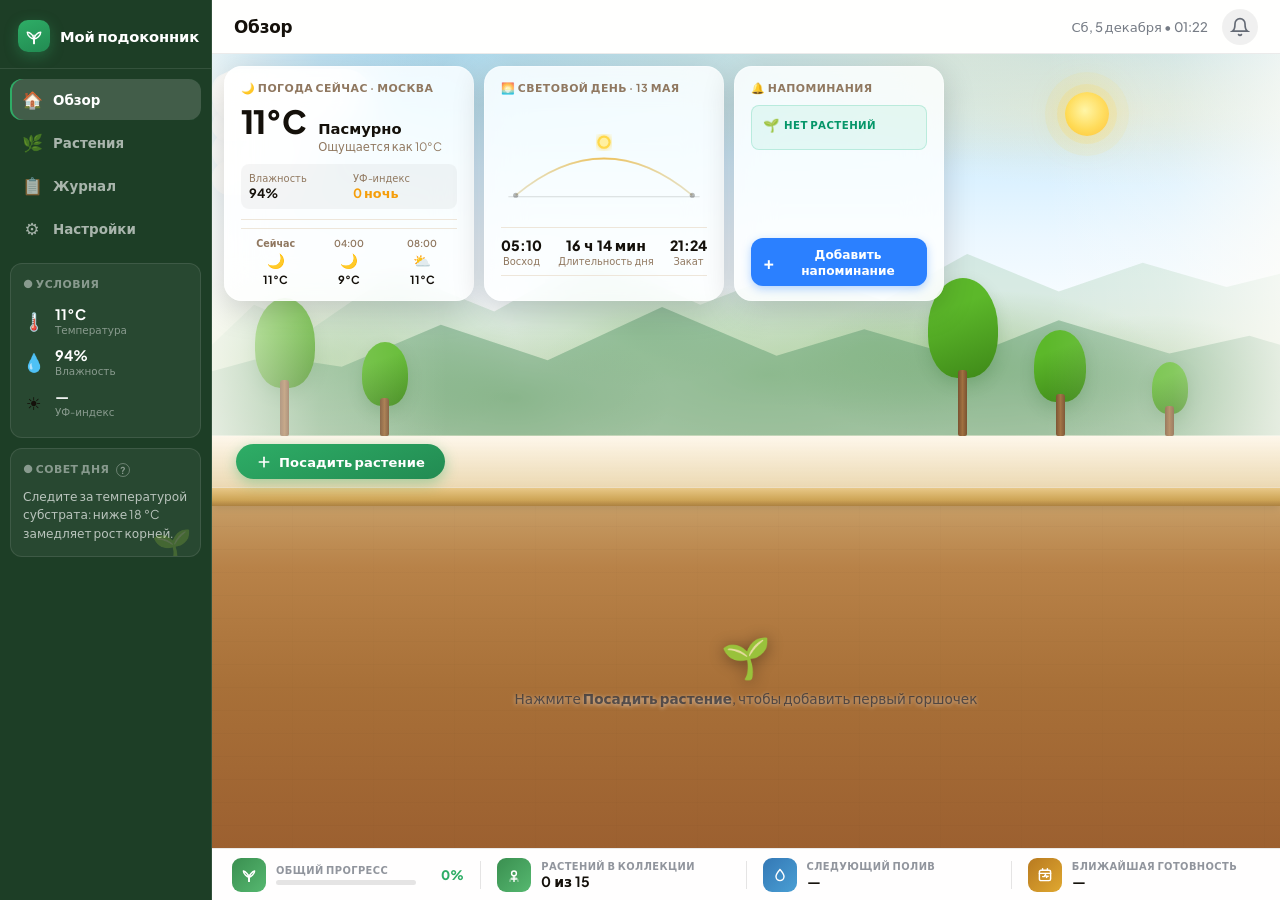
<file: app.html>
<!DOCTYPE html>
<html lang="ru">
<head>
  <meta charset="UTF-8">
  <meta name="viewport" content="width=device-width, initial-scale=1.0, maximum-scale=1.0">
  <title>Мой подоконник — Трекер рассады</title>
  <link rel="preconnect" href="https://fonts.googleapis.com">
  <link rel="preconnect" href="https://fonts.gstatic.com" crossorigin>
  <link rel="stylesheet" href="css/style.css">
  <style>
    @keyframes drift {
      from { transform: translateX(-200px); }
      to   { transform: translateX(110vw);  }
    }
    @keyframes sunArc {
      0%   { left: 8%; top: 62%; }
      50%  { left: 50%; top: 18%; }
      100% { left: 88%; top: 62%; }
    }
  </style>
</head>
<body class="app-body">

<!-- ═══════════════════════════════════════════════════════════════
     SIDEBAR
════════════════════════════════════════════════════════════════ -->
<div class="sidebar-overlay" id="sidebarOverlay"></div>
<nav class="sidebar" id="sidebar">

  <div class="sidebar-brand">
    <span class="brand-mark">
      <svg viewBox="0 0 24 24" fill="none" stroke="currentColor" stroke-width="1.8" stroke-linecap="round" stroke-linejoin="round" width="18" height="18">
        <path d="M12 22c0-6 0-9 3-12s6-3 6-3 0 3-3 6-6 3-6 3z"/>
        <path d="M12 22c0-6 0-9-3-12S3 7 3 7s0 3 3 6 6 3 6 3z"/>
        <path d="M12 22V11"/>
      </svg>
    </span>
    <span class="brand-name">Мой&nbsp;подоконник</span>
  </div>

  <div class="sidebar-nav" id="sidebarNav">
    <button class="nav-item active" data-page="overview">
      <span class="nav-icon">🏠</span><span class="nav-label">Обзор</span>
    </button>
    <button class="nav-item" data-page="plants">
      <span class="nav-icon">🌿</span><span class="nav-label">Растения</span>
    </button>
    <button class="nav-item" data-page="care">
      <span class="nav-icon">📋</span><span class="nav-label">Журнал</span>
    </button>
    <button class="nav-item" data-page="settings">
      <span class="nav-icon">⚙️</span><span class="nav-label">Настройки</span>
    </button>
  </div>

  <div class="sidebar-conditions">
    <div class="sidebar-section-title">● Условия</div>
    <div class="condition-row">
      <span class="cond-icon">🌡️</span>
      <div class="cond-info"><div class="cond-val" id="sidebarTemp">11°C</div><div class="cond-lbl">Температура</div></div>
    </div>
    <div class="condition-row">
      <span class="cond-icon">💧</span>
      <div class="cond-info"><div class="cond-val" id="sidebarHumidity">94%</div><div class="cond-lbl">Влажность</div></div>
    </div>
    <div class="condition-row">
      <span class="cond-icon">☀️</span>
      <div class="cond-info"><div class="cond-val" id="sidebarUV">—</div><div class="cond-lbl">УФ-индекс</div></div>
    </div>
  </div>

  <div class="sidebar-tip">
    <div class="sidebar-section-title">● Совет дня <span class="tip-help">?</span></div>
    <div class="tip-plant-label" id="tipPlantLabel"></div>
    <p class="sidebar-tip-text" id="sidebarTipText">Поливайте рассаду утром — за день корни лучше усвоят влагу.</p>
    <div class="sidebar-tip-plant" aria-hidden="true">🌿</div>
  </div>

</nav><!-- /.sidebar -->


<!-- ═══════════════════════════════════════════════════════════════
     MAIN CONTENT
════════════════════════════════════════════════════════════════ -->
<div class="app-content">

  <!-- App header -->
  <header class="app-header">
    <div class="header-left">
      <h1 class="header-title" id="headerPageTitle">Обзор</h1>
    </div>
    <div class="header-right">
      <div class="header-datetime" id="headerDateTime"></div>
      <button class="hamburger-btn" id="hamburgerBtn" aria-label="Меню">☰</button>
      <button class="notif-btn" id="notifBtn" aria-label="Уведомления">
        <svg width="20" height="20" viewBox="0 0 24 24" fill="none" stroke="currentColor" stroke-width="2" stroke-linecap="round">
          <path d="M18 8A6 6 0 0 0 6 8c0 7-3 9-3 9h18s-3-2-3-9"/>
          <path d="M13.73 21a2 2 0 0 1-3.46 0"/>
        </svg>
        <span class="notif-badge hidden" id="notifBadge">0</span>
      </button>
    </div>
  </header>

  <!-- ── PAGE: OVERVIEW ─────────────────────────────────────────── -->
  <div class="page active" id="pageOverview">

    <!-- Sky backdrop -->
    <div class="sky-bg" id="skyBg">
      <div class="sky-scene-inner" id="skyScene">
        <!-- Distant hills — soft daytime, seen through window -->
        <svg class="mountains-layer" viewBox="0 0 1400 200" preserveAspectRatio="none" xmlns="http://www.w3.org/2000/svg">
          <!-- Far hills (misty, light) -->
          <path d="M0,200 L0,118 L55,82 L130,104 L240,52 L370,88 L500,38 L640,82 L760,50 L880,78 L990,36 L1110,70 L1220,44 L1330,66 L1400,54 L1400,200 Z"
                fill="rgba(140,190,155,0.28)"/>
          <!-- Near hills (more defined) -->
          <path d="M0,200 L0,142 L75,128 L170,138 L300,100 L440,132 L590,84 L740,128 L855,104 L985,130 L1110,96 L1255,126 L1360,110 L1400,118 L1400,200 Z"
                fill="rgba(80,145,100,0.42)"/>
        </svg>
        <div class="sun-anim" id="sunAnim"></div>
      </div>

      <!-- Top info panels row -->
      <div class="overview-panels">

        <!-- Weather panel -->
        <div class="glass-panel weather-panel">
          <div class="panel-eyebrow" id="weatherEyebrow">🌙 Погода сейчас · Москва</div>
          <div class="weather-main">
            <div class="weather-temp" id="weatherTemp">11°C</div>
            <div class="weather-desc-col">
              <div class="weather-desc" id="weatherDesc">Пасмурно</div>
              <div class="weather-feels" id="weatherFeels">Ощущается как 10°C</div>
            </div>
          </div>
          <div class="weather-stats">
            <div class="wstat"><div class="wstat-lbl">Влажность</div><div class="wstat-val" id="weatherHumidity">94%</div></div>
            <div class="wstat uv"><div class="wstat-lbl">УФ-индекс</div><div class="wstat-val uv-val" id="weatherUV">0 ночь</div></div>
          </div>
          <div class="weather-weekly" id="weatherWeekly"></div>
          <div class="weather-hourly" id="weatherHourly">
            <div class="hourly-item"><div class="hr-time">Сейчас</div><div class="hr-icon">🌙</div><div class="hr-temp">11°C</div></div>
            <div class="hourly-item"><div class="hr-time">04:00</div><div class="hr-icon">🌙</div><div class="hr-temp">9°C</div></div>
            <div class="hourly-item"><div class="hr-time">08:00</div><div class="hr-icon">⛅</div><div class="hr-temp">11°C</div></div>
          </div>
        </div>

        <!-- Daylight panel -->
        <div class="glass-panel daylight-panel">
          <div class="panel-eyebrow" id="daylightEyebrow">🌅 Световой день · 13 мая</div>
          <div class="daylight-arc-wrap">
            <svg class="arc-svg" viewBox="0 0 280 100" fill="none" xmlns="http://www.w3.org/2000/svg">
              <defs>
                <linearGradient id="arcGrad" x1="0" y1="0" x2="1" y2="0">
                  <stop offset="0%" stop-color="#F5C842" stop-opacity="0.20"/>
                  <stop offset="50%" stop-color="#F5A800" stop-opacity="0.60"/>
                  <stop offset="100%" stop-color="#F5C842" stop-opacity="0.20"/>
                </linearGradient>
                <filter id="glow"><feGaussianBlur stdDeviation="3.5" result="blur"/><feMerge><feMergeNode in="blur"/><feMergeNode in="SourceGraphic"/></feMerge></filter>
                <filter id="sunGlowF"><feGaussianBlur stdDeviation="4" result="blur"/><feMerge><feMergeNode in="blur"/><feMergeNode in="SourceGraphic"/></feMerge></filter>
              </defs>
              <!-- arc track -->
              <path d="M 20 90 Q 140 -10 260 90" stroke="rgba(0,0,0,0.10)" stroke-width="2" fill="none"/>
              <!-- arc (sun path) -->
              <path d="M 20 90 Q 140 -10 260 90" stroke="url(#arcGrad)" stroke-width="2.5" fill="none"/>
              <!-- sun dot — at midday position -->
              <circle cx="140" cy="18" r="9" fill="#FFD84A" filter="url(#sunGlowF)"/>
              <circle cx="140" cy="18" r="6" fill="#FFF0A0"/>
              <!-- ground line -->
              <line x1="10" y1="92" x2="270" y2="92" stroke="rgba(0,0,0,0.14)" stroke-width="1.5"/>
              <!-- horizon marks -->
              <circle cx="20" cy="90" r="3.5" fill="rgba(0,0,0,0.28)"/>
              <circle cx="260" cy="90" r="3.5" fill="rgba(0,0,0,0.28)"/>
            </svg>
          </div>
          <div class="daylight-times">
            <div class="dl-time"><div class="dl-val" id="daylightSunrise">05:10</div><div class="dl-lbl">Восход</div></div>
            <div class="dl-time center"><div class="dl-val" id="daylightDuration">16 ч 14 мин</div><div class="dl-lbl">Длительность дня</div></div>
            <div class="dl-time"><div class="dl-val" id="daylightSunset">21:24</div><div class="dl-lbl">Закат</div></div>
          </div>
          <div class="growth-index" id="growthIndex"></div>
        </div>

        <!-- Reminders panel -->
        <div class="glass-panel reminders-panel">
          <div class="panel-eyebrow">🔔 Напоминания</div>
          <div class="reminders-list" id="remindersList">
            <!-- filled by JS -->
          </div>
          <div class="reminder-form hidden" id="reminderForm">
            <input class="reminder-form-input" id="reminderText" type="text" placeholder="Что нужно сделать…" maxlength="80" autocomplete="off">
            <input class="reminder-form-time" id="reminderTime" type="text" placeholder="Когда (необязательно)" maxlength="40" autocomplete="off">
            <div class="reminder-form-actions">
              <button class="reminder-form-cancel" id="reminderCancelBtn">Отмена</button>
              <button class="reminder-form-save" id="reminderSaveBtn">Сохранить</button>
            </div>
          </div>
          <button class="btn-add-reminder" id="addReminderBtn">
            <span>+</span> Добавить напоминание
          </button>
        </div>

      </div><!-- /.overview-panels -->
    </div><!-- /.sky-bg -->

    <!-- Windowsill action bar -->
    <div class="plants-row-header">
      <button class="btn-add-plant" id="addPlantBtnHeader">
        <svg fill="none" stroke="currentColor" stroke-width="2.5" stroke-linecap="round" viewBox="0 0 24 24">
          <line x1="12" y1="5" x2="12" y2="19"/><line x1="5" y1="12" x2="19" y2="12"/>
        </svg>
        Посадить растение
      </button>
    </div>

    <!-- Plants section (soil cross-section) -->
    <div class="plants-section">
      <div class="soil-surface"></div>
      <div class="soil-plants-row" id="soilPlantsRow">
        <!-- plant slots injected by JS -->
      </div>
      <!-- Empty hint -->
      <div class="empty-hint" id="emptyHint">
        <div class="empty-hint-inner">
          <span class="empty-icon">🌱</span>
          <p>Нажмите <strong>Посадить растение</strong>, чтобы добавить первый горшочек</p>
        </div>
      </div>
    </div>

    <!-- Stats bar -->
    <div class="stats-bar">
      <div class="stat-item">
        <span class="stat-icon stat-icon--green">
          <svg viewBox="0 0 20 20" fill="none" stroke="currentColor" stroke-width="1.8" stroke-linecap="round" stroke-linejoin="round" width="16" height="16">
            <path d="M10 18c0-5 0-7.5 2.5-10S17 5 17 5s0 2.5-2.5 5S10 13 10 13z"/>
            <path d="M10 18c0-5 0-7.5-2.5-10S3 5 3 5s0 2.5 2.5 5S10 13 10 13z"/>
            <path d="M10 18V10"/>
          </svg>
        </span>
        <div class="stat-body">
          <div class="stat-label">Общий прогресс</div>
          <div class="stat-progress"><div class="stat-progress-fill" id="progressFill" style="width:0%"></div></div>
        </div>
        <span class="stat-pct" id="progressPct">0%</span>
      </div>
      <div class="stat-divider"></div>
      <div class="stat-item">
        <span class="stat-icon stat-icon--green">
          <svg viewBox="0 0 20 20" fill="none" stroke="currentColor" stroke-width="1.8" stroke-linecap="round" stroke-linejoin="round" width="16" height="16">
            <circle cx="10" cy="8" r="3"/>
            <path d="M10 11v7"/>
            <path d="M7 15h6"/>
            <path d="M5 18c0-3 2-5 5-5s5 2 5 5" opacity="0.4"/>
          </svg>
        </span>
        <div class="stat-body">
          <div class="stat-label">Растений в коллекции</div>
          <div class="stat-value" id="statPlantCount">0</div>
        </div>
      </div>
      <div class="stat-divider"></div>
      <div class="stat-item">
        <span class="stat-icon stat-icon--blue">
          <svg viewBox="0 0 20 20" fill="none" stroke="currentColor" stroke-width="1.8" stroke-linecap="round" stroke-linejoin="round" width="16" height="16">
            <path d="M10 3C10 3 5 8.5 5 12a5 5 0 0 0 10 0c0-3.5-5-9-5-9z"/>
          </svg>
        </span>
        <div class="stat-body">
          <div class="stat-label">Следующий полив</div>
          <div class="stat-value" id="statNextWater">—</div>
        </div>
      </div>
      <div class="stat-divider"></div>
      <div class="stat-item">
        <span class="stat-icon stat-icon--amber">
          <svg viewBox="0 0 20 20" fill="none" stroke="currentColor" stroke-width="1.8" stroke-linecap="round" stroke-linejoin="round" width="16" height="16">
            <rect x="3" y="4" width="14" height="13" rx="2"/>
            <path d="M3 8h14"/>
            <path d="M7 2v2M13 2v2"/>
            <path d="M7 12h2l1.5-2.5L12 13l1-1.5h1"/>
          </svg>
        </span>
        <div class="stat-body">
          <div class="stat-label">Ближайшая готовность</div>
          <div class="stat-value" id="statNearestHarvest">—</div>
        </div>
      </div>
    </div>

  </div><!-- /#pageOverview -->


  <!-- ── PAGE: PLANTS GLOSSARY ─────────────────────────────────── -->
  <div class="page hidden" id="pagePlants">

    <div class="page-topbar">
      <div class="plant-filter-row" id="plantFilterRow">
        <button class="filter-chip active" data-filter="all">Все</button>
      </div>
    </div>

    <div class="glossary-content" id="glossaryContent">
      <!-- rendered by JS -->
    </div>

  </div><!-- /#pagePlants -->


  <!-- ── PAGE: JOURNAL ────────────────────────────────────────────── -->
  <div class="page hidden" id="pageCare">
    <div class="journal-content" id="journalContent">
      <!-- rendered by JS -->
    </div>
  </div>


  <!-- ── PAGE: LIBRARY ─────────────────────────────────────────── -->
  <div class="page hidden" id="pageLibrary">
    <div class="page-topbar">
      <h2 class="page-title">Библиотека</h2>
    </div>
    <div class="library-content">
      <div class="library-coming-soon">
        <span>📚</span>
        <p>Библиотека статей скоро появится</p>
      </div>
    </div>
  </div>


  <!-- ── PAGE: SETTINGS ────────────────────────────────────────── -->
  <div class="page hidden" id="pageSettings">
    <div class="page-topbar">
      <h2 class="page-title">Настройки</h2>
    </div>
    <div class="settings-content">
      <div class="settings-group-label">Местоположение</div>
      <div class="settings-section">
        <div class="settings-item settings-item--column">
          <div class="settings-item-left">
            <div class="settings-item-title">Город для погоды</div>
            <div class="settings-item-sub">Сейчас: <span id="currentCityLabel">Москва</span></div>
          </div>
          <div class="city-search-row">
            <input class="city-input" id="cityInput" type="text" placeholder="Введите название города…" autocomplete="off">
            <button class="settings-btn" id="citySearchBtn">Найти</button>
          </div>
          <div class="city-results hidden" id="cityResults"></div>
        </div>
      </div>

      <div class="settings-group-label">Данные</div>
      <div class="settings-section">
        <div class="settings-item">
          <div class="settings-item-left">
            <div class="settings-item-title">Экспорт данных</div>
            <div class="settings-item-sub">Скачать все растения и напоминания как JSON</div>
          </div>
          <button class="settings-btn" id="exportBtn">Скачать JSON</button>
        </div>
        <div class="settings-item">
          <div class="settings-item-left">
            <div class="settings-item-title">Импорт данных</div>
            <div class="settings-item-sub" id="importSub">Загрузить JSON из предыдущего экспорта</div>
          </div>
          <label class="settings-btn" id="importLabel">
            Загрузить JSON
            <input type="file" id="importFile" accept=".json" style="display:none">
          </label>
        </div>
        <div class="settings-item">
          <div class="settings-item-left">
            <div class="settings-item-title">Сбросить данные</div>
            <div class="settings-item-sub">Удалить все растения и напоминания</div>
          </div>
          <button class="settings-btn danger" id="resetBtn">Очистить</button>
        </div>
      </div>
    </div>
  </div>

</div><!-- /.app-content -->

<!-- ═══════════════════════════════════════════════════════════════
     MOBILE BOTTOM NAV
════════════════════════════════════════════════════════════════ -->
<nav class="mobile-bottom-nav" id="mobileBottomNav">
  <button class="mobile-nav-item active" data-page="overview"><span>🏠</span><span class="mobile-nav-label">Обзор</span></button>
  <button class="mobile-nav-item" data-page="plants"><span>🌿</span><span class="mobile-nav-label">Растения</span></button>
  <button class="mobile-nav-item" data-page="care"><span>📋</span><span class="mobile-nav-label">Журнал</span></button>
  <button class="mobile-nav-item" data-page="settings"><span>⚙️</span><span class="mobile-nav-label">Ещё</span></button>
</nav>


<!-- ═══════════════════════════════════════════════════════════════
     DETAIL OVERLAY
════════════════════════════════════════════════════════════════ -->
<div class="detail-overlay hidden" id="detailOverlay">

  <div class="detail-sheet" id="detailSheet">

    <!-- Top navigation bar -->
    <div class="detail-topbar">
      <button class="back-btn" id="backBtn">
        <span class="back-arrow">←</span> Обзор
      </button>
      <button class="delete-btn" id="deleteBtnTop">Удалить</button>
    </div>

    <!-- Hero -->
    <div class="detail-hero">
      <div class="hero-pot-area" id="heroPot"></div>
      <div class="hero-info">
        <span class="hero-variety-tag" id="heroVarietyTag"></span>
        <h2 class="hero-title" id="heroTitle"></h2>
        <p class="hero-meta" id="heroMeta"></p>
        <div class="hero-days" id="heroDays"></div>
      </div>
    </div>

    <!-- Scrollable body -->
    <div class="detail-body" id="detailBody">

      <div class="section-label">Этапы роста</div>
      <div class="stages-bar" id="stagesBar"></div>

      <div class="tip-card" id="tipCard"></div>

      <div class="section-label">Полив</div>
      <div class="water-widget" id="waterWidget"></div>

      <div class="section-label">Освещение</div>
      <div class="card" id="lightCard"></div>

      <div id="coverSection"></div>

      <div class="section-label">Полив — подробнее</div>
      <div class="card" id="waterAdviceCard"></div>

      <div class="section-label">Сорт</div>
      <div class="card" id="varietyCard"></div>

      <div id="waterHistoryCard"></div>

      <div id="actionArea"></div>


    </div>
  </div>
</div><!-- /.detail-overlay -->


<!-- ═══════════════════════════════════════════════════════════════
     NOTIFICATION PANEL
════════════════════════════════════════════════════════════════ -->
<div class="notif-backdrop hidden" id="notifBackdrop"></div>
<div class="notif-panel hidden" id="notifPanel">
  <div class="notif-panel-header">
    <h3>Уведомления</h3>
    <button class="notif-close-btn" id="notifCloseBtn">✕</button>
  </div>
  <div class="notif-panel-body" id="notifPanelBody">
    <!-- filled by JS -->
  </div>
</div>


<!-- ═══════════════════════════════════════════════════════════════
     ADD MODAL — Bottom sheet
════════════════════════════════════════════════════════════════ -->
<div class="modal-overlay" id="addModalOverlay">
  <div class="modal-sheet">

    <div class="modal-handle" aria-hidden="true"></div>

    <div class="modal-header">
      <h3 class="modal-title">Новый горшочек 🪴</h3>
      <button class="modal-close" id="modalCloseBtn" aria-label="Закрыть">✕</button>
    </div>

    <div class="modal-body">

      <div id="modalStep1">
        <div class="step-indicator">
          <div class="step-dot active"></div>
          <div class="step-dot"></div>
          <span class="step-text">Шаг 1 из 2 — Выберите культуру</span>
        </div>
        <div class="plant-type-grid" id="plantTypeGrid"></div>
      </div>

      <div id="modalStep2" class="hidden">
        <button class="modal-back-btn" id="modalBackBtn">← Назад</button>
        <div class="step-indicator">
          <div class="step-dot done"></div>
          <div class="step-dot active"></div>
          <span class="step-text" id="step2TypeName">Шаг 2 из 2</span>
        </div>

        <div class="variety-list" id="varietyList"></div>

        <div class="form-group">
          <label class="form-label" for="fDate">Дата посева</label>
          <input class="form-input" type="date" id="fDate">
        </div>

        <button class="btn-primary" id="confirmBtn" disabled>Посадить! 🌱</button>
      </div>

    </div><!-- /.modal-body -->
  </div><!-- /.modal-sheet -->
</div><!-- /#addModalOverlay -->


<script src="js/icons.js"></script>
<script src="js/database.js"></script>
<script src="js/app.js"></script>
</body>
</html>
</file>
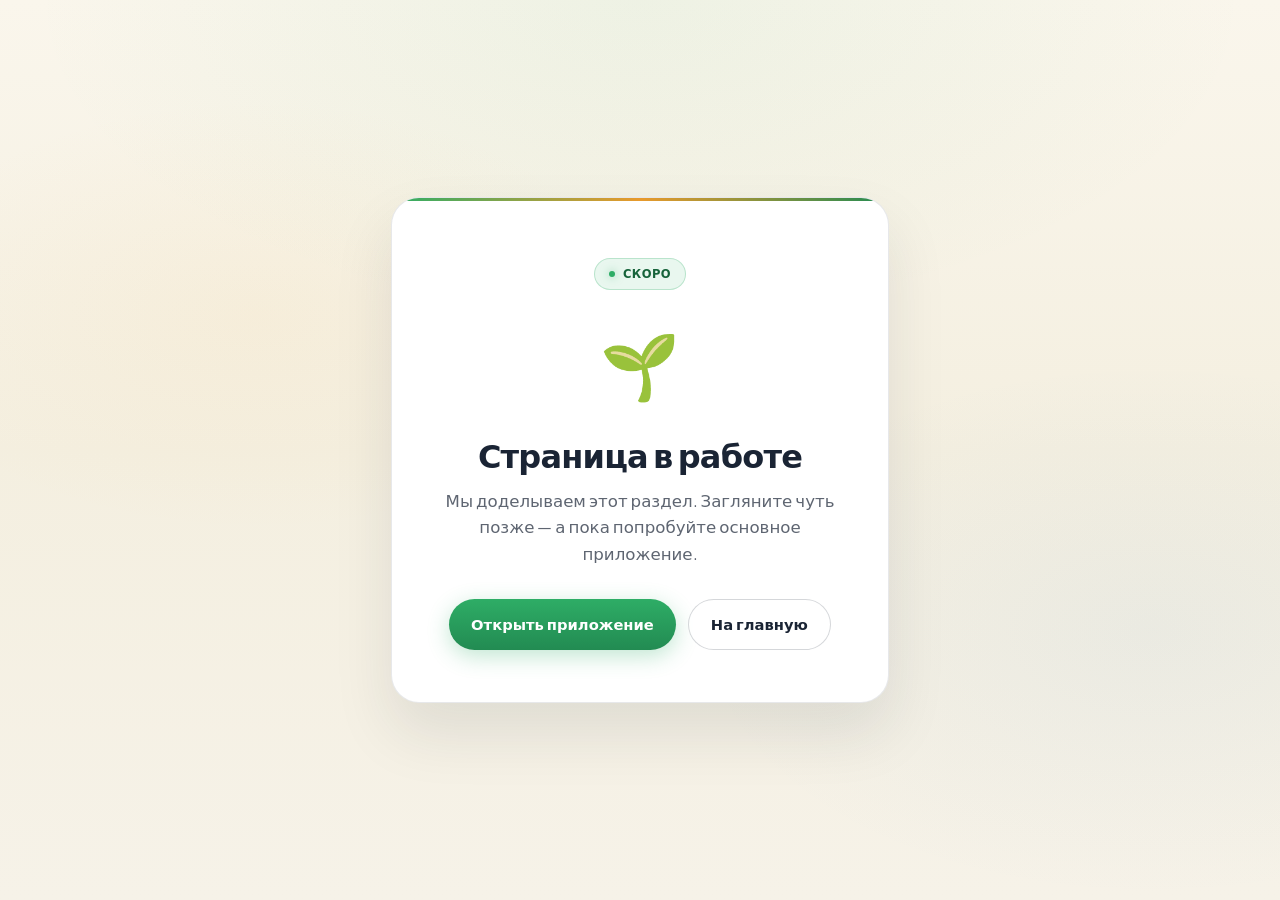
<file: in-development.html>
﻿<!DOCTYPE html>
<html lang="ru">
<head>
<meta charset="UTF-8">
<meta name="viewport" content="width=1440, initial-scale=1">
<title>Страница в работе — Мой подоконник</title>
<link rel="preconnect" href="https://fonts.googleapis.com">
<link rel="preconnect" href="https://fonts.gstatic.com" crossorigin>
<link rel="stylesheet" href="https://fonts.googleapis.com/css2?family=Plus+Jakarta+Sans:wght@400;500;600;700;800&display=swap">
<style>
*, *::before, *::after { margin: 0; padding: 0; box-sizing: border-box; }

:root {
  --bg-deep:       #F6F2E8;
  --bg-mid:        #F0EBD8;
  --text:          #1A2434;
  --text-dim:      rgba(26,36,52,0.70);
  --text-mute:     rgba(26,36,52,0.48);
  --green-lt:      #2EAD66;
  --green-mid:     #228B52;
  --green-deep:    #16633A;
  --amber:         #E89A2C;
  --border-soft:   rgba(26,36,52,0.10);
  --border-strong: rgba(26,36,52,0.18);
  --r-pill:        999px;
  --r-lg:          28px;
  --font: 'Plus Jakarta Sans', 'Segoe UI', system-ui, sans-serif;
}

html, body {
  background: var(--bg-deep);
  color: var(--text);
  font-family: var(--font);
  font-size: 16px;
  line-height: 1.55;
  min-height: 100vh;
  display: flex;
  align-items: center;
  justify-content: center;
  -webkit-font-smoothing: antialiased;
}

.bg-scene {
  position: fixed;
  inset: 0;
  z-index: 0;
  pointer-events: none;
  background:
    radial-gradient(ellipse 80% 60% at 50% 0%, rgba(46,173,102,0.06) 0%, transparent 60%),
    radial-gradient(ellipse 50% 40% at 20% 35%, rgba(244,185,90,0.07) 0%, transparent 60%),
    radial-gradient(ellipse 60% 50% at 90% 70%, rgba(42,120,199,0.05) 0%, transparent 60%),
    linear-gradient(180deg, #FAF6EC 0%, #F4EFE0 50%, #F6F2E8 100%);
}

.card {
  position: relative;
  z-index: 1;
  max-width: 540px;
  padding: 60px 48px 52px;
  text-align: center;
  background: #FFFFFF;
  border: 1px solid var(--border-soft);
  border-radius: var(--r-lg);
  box-shadow: 0 30px 60px rgba(26,36,52,0.10);
  overflow: hidden;
}
.card::before {
  content: '';
  position: absolute;
  top: 0; left: 0; right: 0;
  height: 3px;
  background: linear-gradient(90deg, var(--green-lt), var(--amber), var(--green-mid));
}

.emoji {
  font-size: 64px;
  margin-bottom: 24px;
  display: block;
}

h1 {
  font-size: 2rem;
  font-weight: 800;
  letter-spacing: -0.025em;
  line-height: 1.15;
  margin-bottom: 14px;
}

p {
  color: var(--text-dim);
  font-size: 1.04rem;
  line-height: 1.6;
  max-width: 400px;
  margin: 0 auto 32px;
}

.actions {
  display: flex;
  gap: 12px;
  justify-content: center;
  flex-wrap: wrap;
}

.btn {
  display: inline-flex;
  align-items: center;
  gap: 8px;
  padding: 13px 22px;
  border-radius: var(--r-pill);
  font-size: 0.92rem;
  font-weight: 700;
  text-decoration: none;
  transition: transform 0.18s, box-shadow 0.18s, background 0.18s;
}
.btn-primary {
  background: linear-gradient(180deg, var(--green-lt), var(--green-mid));
  color: #FFFFFF;
  box-shadow: 0 6px 22px rgba(46,173,102,0.30);
}
.btn-primary:hover { transform: translateY(-2px); box-shadow: 0 10px 28px rgba(46,173,102,0.4); }
.btn-ghost {
  background: rgba(255,255,255,0.7);
  color: var(--text);
  border: 1px solid var(--border-strong);
}
.btn-ghost:hover { background: #FFFFFF; transform: translateY(-1px); }

.badge {
  display: inline-flex;
  align-items: center;
  gap: 8px;
  padding: 6px 14px;
  margin-bottom: 24px;
  border-radius: var(--r-pill);
  background: rgba(46,173,102,0.10);
  border: 1px solid rgba(46,173,102,0.25);
  color: var(--green-deep);
  font-size: 0.72rem;
  font-weight: 700;
  letter-spacing: 0.04em;
  text-transform: uppercase;
}
.badge-dot {
  width: 6px; height: 6px;
  border-radius: 50%;
  background: var(--green-lt);
  box-shadow: 0 0 8px rgba(46,173,102,0.5);
  animation: pulseDot 2.2s ease-in-out infinite;
}
@keyframes pulseDot {
  0%, 100% { opacity: 1; transform: scale(1); }
  50%       { opacity: 0.5; transform: scale(1.3); }
}
</style>
</head>
<body>

<div class="bg-scene"></div>

<div class="card">
  <span class="badge"><span class="badge-dot"></span>Скоро</span>
  <span class="emoji">🌱</span>
  <h1>Страница в работе</h1>
  <p>Мы доделываем этот раздел. Загляните чуть позже&nbsp;— а пока попробуйте основное приложение.</p>
  <div class="actions">
    <a href="app.html" class="btn btn-primary">Открыть приложение</a>
    <a href="index.html" class="btn btn-ghost">На главную</a>
  </div>
</div>

</body>
</html>
</file>
<file: css/style.css>
/* ═══════════════════════════════════════════════════════════════════════════
   РАССАДА v3 — Premium Design System
   Layout: Sidebar + Content · Glassmorphism · Rich Sky · Soil Cross-section
════════════════════════════════════════════════════════════════════════════ */

@import url('https://fonts.googleapis.com/css2?family=Plus+Jakarta+Sans:wght@400;500;600;700;800&display=swap');

/* ── Reset ─────────────────────────────────────────────────────────────────── */
*, *::before, *::after { margin: 0; padding: 0; box-sizing: border-box; }

:root {
  /* Sidebar */
  --sb-bg:         rgba(22, 56, 32, 0.97);
  --sb-w:          212px;
  --sb-item-hover: rgba(255,255,255,0.08);
  --sb-item-act:   rgba(255,255,255,0.16);
  --sb-border:     rgba(255,255,255,0.10);

  /* Sky */
  --sky-top:       #0A2A6E;
  --sky-mid:       #1560C0;
  --sky-lo:        #4CA8E8;
  --sky-haze:      #90D0F8;
  --sky-grass:     #98D850;
  --sky-land:      #50A820;

  /* Soil */
  --soil-top:      #3A1A06;
  --soil-mid:      #2A1004;
  --soil-dark:     #1A0802;

  /* Greens */
  --green-deep:    #145A36;
  --green-dk:      #1A6B40;
  --green-md:      #228B52;
  --green-lt:      #2EAD66;
  --green-mint:    #52C885;
  --green-pale:    #C8EDD8;

  /* Accents */
  --blue-accent:   #2B80FF;
  --orange-accent: #FF8C00;

  /* Neutrals */
  --cream:         #FAF6F0;
  --parchment:     #F3EDE2;
  --card-bg:       #FFFFFF;
  --text-main:     #14100A;
  --text-sub:      #52422C;
  --text-muted:    #907860;
  --border:        #E4D8C8;
  --border-lt:     #EEE6DA;

  /* Glass */
  --glass-white:   rgba(255,255,255,0.82);
  --glass-border:  rgba(255,255,255,0.35);
  --glass-shadow:  0 8px 32px rgba(0,0,0,0.18);

  /* Shadows */
  --shadow-xs:     0 1px 4px rgba(0,0,0,0.07);
  --shadow-sm:     0 2px 12px rgba(0,0,0,0.09);
  --shadow-md:     0 6px 28px rgba(0,0,0,0.12);
  --shadow-lg:     0 16px 54px rgba(0,0,0,0.18);
  --shadow-green:  0 4px 18px rgba(34,139,82,0.32);

  /* Shape */
  --r-xs:  8px;
  --r-sm:  12px;
  --r-md:  18px;
  --r-lg:  24px;
  --r-xl:  32px;
  --r-pill:999px;

  --font: 'Plus Jakarta Sans', 'Segoe UI', system-ui, sans-serif;
  --ease: cubic-bezier(0.4, 0, 0.2, 1);
}

html, body {
  height: 100%;
  overflow: hidden;
  font-family: var(--font);
  color: var(--text-main);
  -webkit-font-smoothing: antialiased;
  text-rendering: optimizeLegibility;
}

button { cursor: pointer; font-family: var(--font); }

/* ═══════════════════════════════════════════════════════════════════════════
   APP SHELL
════════════════════════════════════════════════════════════════════════════ */
.app-body {
  display: flex;
  height: 100%;
  overflow: hidden;
  background: #F2EDE0;
}

/* ═══════════════════════════════════════════════════════════════════════════
   SIDEBAR
════════════════════════════════════════════════════════════════════════════ */
.sidebar {
  width: var(--sb-w);
  height: 100%;
  background: var(--sb-bg);
  backdrop-filter: blur(24px) saturate(1.4);
  -webkit-backdrop-filter: blur(24px) saturate(1.4);
  border-right: 1px solid var(--sb-border);
  display: flex;
  flex-direction: column;
  flex-shrink: 0;
  overflow: hidden;
  z-index: 20;
}

/* Brand */
.sidebar-brand {
  display: flex;
  align-items: center;
  gap: 10px;
  padding: 20px 18px 16px;
  border-bottom: 1px solid var(--sb-border);
}
.brand-mark {
  width: 32px; height: 32px;
  border-radius: 10px;
  background: linear-gradient(160deg, var(--green-lt), var(--green-md));
  display: flex; align-items: center; justify-content: center;
  color: #fff;
  flex-shrink: 0;
  box-shadow: 0 4px 14px rgba(46,173,102,0.35);
}
.brand-name {
  font-size: 0.92rem;
  font-weight: 800;
  color: #fff;
  letter-spacing: -0.01em;
}

/* Nav items */
.sidebar-nav {
  padding: 10px 10px 0;
  display: flex;
  flex-direction: column;
  gap: 2px;
}
.nav-item {
  display: flex;
  align-items: center;
  gap: 11px;
  width: 100%;
  padding: 10px 12px;
  border-radius: var(--r-sm);
  border: none;
  background: none;
  color: rgba(255,255,255,0.62);
  font-size: 0.85rem;
  font-weight: 600;
  text-align: left;
  transition: all 0.18s var(--ease);
}
.nav-item:hover {
  background: var(--sb-item-hover);
  color: rgba(255,255,255,0.88);
}
.nav-item.active {
  background: var(--sb-item-act);
  color: #fff;
  box-shadow: inset 2px 0 0 var(--green-lt);
}
.nav-icon { font-size: 1.05rem; width: 20px; text-align: center; }
.nav-label { font-size: 0.84rem; }

/* Conditions block */
.sidebar-conditions {
  margin: 14px 10px 0;
  padding: 13px 12px;
  background: rgba(255,255,255,0.05);
  border: 1px solid var(--sb-border);
  border-radius: var(--r-sm);
}
.sidebar-section-title {
  font-size: 0.68rem;
  font-weight: 700;
  letter-spacing: 0.04em;
  color: rgba(255,255,255,0.45);
  text-transform: uppercase;
  margin-bottom: 10px;
}
.condition-row {
  display: flex;
  align-items: center;
  gap: 10px;
  padding: 6px 0;
}
.cond-icon { font-size: 1.1rem; width: 22px; text-align: center; }
.cond-val { font-size: 0.9rem; font-weight: 700; color: #fff; line-height: 1.1; }
.cond-lbl { font-size: 0.65rem; color: rgba(255,255,255,0.45); }

/* Tip block */
.sidebar-tip {
  margin: 10px 10px 14px;
  padding: 13px 12px;
  background: rgba(255,255,255,0.05);
  border: 1px solid var(--sb-border);
  border-radius: var(--r-sm);
  position: relative;
  overflow: hidden;
  flex-shrink: 0;
}
.tip-help {
  display: inline-flex; align-items: center; justify-content: center;
  width: 14px; height: 14px;
  border: 1px solid rgba(255,255,255,0.3);
  border-radius: 50%;
  font-size: 0.6rem;
  color: rgba(255,255,255,0.45);
  margin-left: 4px;
  vertical-align: middle;
}
.tip-plant-label {
  font-size: 0.60rem;
  font-weight: 700;
  color: rgba(255,255,255,0.45);
  margin-top: 6px;
  letter-spacing: 0.02em;
  min-height: 0;
}
.sidebar-tip-text {
  font-size: 0.76rem;
  color: rgba(255,255,255,0.68);
  line-height: 1.55;
  margin-top: 8px;
}
.sidebar-tip-plant {
  position: absolute;
  bottom: -4px;
  right: 8px;
  font-size: 2rem;
  opacity: 0.25;
  line-height: 1;
}

/* ═══════════════════════════════════════════════════════════════════════════
   APP CONTENT
════════════════════════════════════════════════════════════════════════════ */
.app-content {
  flex: 1;
  display: flex;
  flex-direction: column;
  overflow: hidden;
  min-width: 0;
}

/* ── Header ───────────────────────────────────────────────────────────────── */
.app-header {
  display: flex;
  align-items: center;
  justify-content: space-between;
  padding: 0 22px;
  height: 54px;
  flex-shrink: 0;
  background: rgba(255,255,255,0.97);
  backdrop-filter: blur(16px);
  -webkit-backdrop-filter: blur(16px);
  border-bottom: 1px solid rgba(0,0,0,0.08);
  z-index: 15;
}
.header-left { display: flex; align-items: center; }
.header-title {
  font-size: 1.05rem;
  font-weight: 700;
  color: var(--text-main);
  letter-spacing: -0.01em;
}
.header-right { display: flex; align-items: center; gap: 14px; }
.header-datetime {
  font-size: 0.82rem;
  font-weight: 500;
  color: rgba(26,36,52,0.60);
}
.notif-btn {
  position: relative;
  width: 36px; height: 36px;
  border-radius: 50%;
  border: none;
  background: rgba(0,0,0,0.06);
  color: rgba(26,36,52,0.65);
  display: flex; align-items: center; justify-content: center;
  transition: all 0.18s;
}
.notif-btn:hover { background: rgba(0,0,0,0.10); color: var(--text-main); }
.notif-badge {
  position: absolute;
  top: -2px; right: -2px;
  min-width: 18px; height: 18px;
  background: #EF4444;
  color: #fff;
  font-size: 0.62rem;
  font-weight: 800;
  border-radius: var(--r-pill);
  display: flex; align-items: center; justify-content: center;
  border: 2px solid #fff;
  padding: 0 3px;
}

/* ── Pages ────────────────────────────────────────────────────────────────── */
.page {
  flex: 1;
  display: flex;
  flex-direction: column;
  overflow: hidden;
  min-height: 0;
}
.page.hidden { display: none !important; }
.hidden { display: none !important; }

/* ═══════════════════════════════════════════════════════════════════════════
   OVERVIEW PAGE
════════════════════════════════════════════════════════════════════════════ */

/* Sky background */
.sky-bg {
  flex: 1;
  position: relative;
  overflow: hidden;
  min-height: 0;
}
.sky-scene-inner {
  position: absolute;
  inset: 0;
  background:
    /* Bokeh foliage blobs — soft out-of-focus garden */
    radial-gradient(ellipse 28% 38% at 10% 80%, rgba(100,165,70,0.42) 0%, transparent 68%),
    radial-gradient(ellipse 22% 28% at 28% 90%, rgba(80,145,55,0.35) 0%, transparent 68%),
    radial-gradient(ellipse 32% 34% at 52% 84%, rgba(110,170,75,0.32) 0%, transparent 68%),
    radial-gradient(ellipse 26% 30% at 72% 82%, rgba(95,155,65,0.38) 0%, transparent 68%),
    radial-gradient(ellipse 20% 26% at 88% 86%, rgba(85,145,60,0.30) 0%, transparent 68%),
    radial-gradient(ellipse 18% 22% at 40% 72%, rgba(130,190,90,0.28) 0%, transparent 68%),
    radial-gradient(ellipse 24% 28% at 62% 76%, rgba(140,195,95,0.25) 0%, transparent 68%),
    /* Warm sunlight diffusion */
    radial-gradient(ellipse 80% 40% at 70% 0%, rgba(255,240,200,0.50) 0%, transparent 70%),
    radial-gradient(ellipse 50% 30% at 85% 15%, rgba(255,220,150,0.30) 0%, transparent 65%),
    /* Sky gradient — bright daytime */
    linear-gradient(180deg,
      #A8D8F0 0%,
      #C4E8F8 15%,
      #D8F0FF 30%,
      #EBF7FF 48%,
      #F5FBFF 62%,
      #FFFBF0 80%,
      #FFF6E4 100%);
  overflow: hidden;
}

/* Curtain overlay — sheer white panels on sides of window */
.sky-bg::before {
  content: '';
  position: absolute;
  top: 0; left: 0; bottom: 0; right: 0;
  background:
    linear-gradient(90deg, rgba(255,253,248,0.72) 0%, rgba(255,253,248,0.25) 10%, transparent 22%),
    linear-gradient(-90deg, rgba(255,253,248,0.72) 0%, rgba(255,253,248,0.25) 10%, transparent 22%);
  z-index: 3;
  pointer-events: none;
}

/* Clouds (injected by JS) — white daytime clouds */
.cloud {
  position: absolute;
  border-radius: 999px;
  background: rgba(255,255,255,0.88);
  box-shadow: 0 4px 18px rgba(180,210,240,0.30), inset 0 -2px 8px rgba(200,225,245,0.25);
}
.cloud::before, .cloud::after {
  content: '';
  position: absolute;
  background: inherit;
  border-radius: 50%;
}

/* Sun (daytime) */
.sun-anim {
  position: absolute;
  width: 44px; height: 44px;
  border-radius: 50%;
  background: radial-gradient(circle at 45% 42%, #FFF5A0, #FFD84A 55%, #FFBA20);
  box-shadow:
    0 0 0 8px  rgba(255,210,60,0.18),
    0 0 0 20px rgba(255,210,60,0.09),
    0 0 36px   rgba(255,200,40,0.28);
  animation: sunGlow 6s ease-in-out infinite;
  top: 10%; right: 16%;
}
@keyframes sunGlow {
  0%,100% { box-shadow: 0 0 0 8px rgba(255,210,60,0.18),0 0 0 20px rgba(255,210,60,0.09),0 0 36px rgba(255,200,40,0.28); }
  50%      { box-shadow: 0 0 0 12px rgba(255,210,60,0.22),0 0 0 28px rgba(255,210,60,0.11),0 0 52px rgba(255,200,40,0.35); }
}

/* Moon (nighttime) — keep for possible toggle */
.moon-anim {
  display: none;
}

/* SVG mountain silhouettes */
.mountains-layer {
  position: absolute;
  bottom: 0;
  left: 0;
  width: 100%;
  height: 58%;
  pointer-events: none;
  z-index: 1;
}

/* Trees (injected by JS) — daytime, bright green */
.tree { position: absolute; bottom: 0; z-index: 2; }
.tree-trunk {
  width: 9px; height: 36px;
  background: linear-gradient(90deg, #7A5230, #A07040, #7A5230);
  margin: 0 auto;
  border-radius: 3px 3px 2px 2px;
}
.tree-crown {
  border-radius: 50% 50% 42% 42%;
  background: linear-gradient(160deg, #5CB82A 30%, #3E8818);
  margin: 0 auto;
  margin-bottom: -8px;
  box-shadow: 0 6px 16px rgba(0,80,0,0.15);
}

/* ── Overview panels row ──────────────────────────────────────────────────── */
.overview-panels {
  position: absolute;
  top: 12px; left: 12px; right: 12px;
  display: grid;
  grid-template-columns: 250px 240px 210px;
  gap: 10px;
  z-index: 5;
}

/* Glass panels */
.glass-panel {
  background: var(--glass-white);
  backdrop-filter: blur(18px) saturate(1.5);
  -webkit-backdrop-filter: blur(18px) saturate(1.5);
  border: 1px solid var(--glass-border);
  border-radius: var(--r-md);
  box-shadow: var(--glass-shadow);
  padding: 14px 16px;
  overflow: hidden;
}
.panel-eyebrow {
  font-size: 0.68rem;
  font-weight: 700;
  letter-spacing: 0.04em;
  color: var(--text-muted);
  text-transform: uppercase;
  margin-bottom: 10px;
}

/* Weather panel */
.weather-main { display: flex; align-items: baseline; gap: 12px; margin-bottom: 10px; }
.weather-temp { font-size: 2rem; font-weight: 800; color: var(--text-main); letter-spacing: -0.03em; line-height: 1; }
.weather-desc { font-size: 0.92rem; font-weight: 700; color: var(--text-main); }
.weather-feels { font-size: 0.72rem; color: var(--text-muted); margin-top: 2px; }
.weather-stats {
  display: grid; grid-template-columns: 1fr 1fr;
  gap: 6px 8px;
  margin-bottom: 10px;
  padding: 8px;
  background: rgba(0,0,0,0.04);
  border-radius: var(--r-xs);
}
.wstat-lbl { font-size: 0.62rem; color: var(--text-muted); margin-bottom: 1px; }
.wstat-val { font-size: 0.80rem; font-weight: 700; color: var(--text-main); }
.wstat.uv .wstat-val { color: #F59E0B; }
.weather-hourly {
  display: flex;
  gap: 4px;
  padding-top: 8px;
  border-top: 1px solid var(--border-lt);
}
.hourly-item { flex: 1; text-align: center; }
.hr-time { font-size: 0.60rem; color: var(--text-muted); font-weight: 600; }
.hr-icon { font-size: 0.9rem; line-height: 1.6; }
.hr-temp { font-size: 0.70rem; font-weight: 700; color: var(--text-main); }

/* Weekly forecast strip */
.weather-weekly {
  display: flex;
  gap: 2px;
  padding-top: 8px;
  margin-top: 8px;
  border-top: 1px solid var(--border-lt);
}
.wk-day {
  flex: 1;
  display: flex;
  flex-direction: column;
  align-items: center;
  gap: 1px;
  padding: 4px 2px;
  border-radius: 5px;
}
.wk-today { background: rgba(46,173,102,0.12); }
.wk-name { font-size: 0.57rem; font-weight: 700; color: var(--text-muted); text-transform: uppercase; }
.wk-today .wk-name { color: var(--green-lt); }
.wk-icon { font-size: 0.88rem; line-height: 1.4; }
.wk-max { font-size: 0.67rem; font-weight: 700; color: var(--text-main); }
.wk-min { font-size: 0.60rem; color: var(--text-muted); }

/* Daylight panel */
.daylight-panel { display: flex; flex-direction: column; }
.daylight-arc-wrap { flex: 1; display: flex; align-items: center; justify-content: center; padding: 4px 0; }
.arc-svg { width: 100%; max-width: 280px; }
.daylight-times {
  display: flex;
  justify-content: space-between;
  align-items: center;
  padding-top: 8px;
  border-top: 1px solid var(--border-lt);
}
.dl-time { text-align: center; }
.dl-time.center { flex: 1; }
.dl-val { font-size: 0.88rem; font-weight: 800; color: var(--text-main); }
.dl-lbl { font-size: 0.62rem; color: var(--text-muted); margin-top: 1px; }

/* Growth index */
.growth-index { padding-top: 10px; margin-top: 8px; border-top: 1px solid var(--border-lt); }
.gi-header { display: flex; align-items: baseline; justify-content: space-between; margin-bottom: 5px; }
.gi-label { font-size: 0.62rem; font-weight: 700; color: var(--text-muted); }
.gi-score { font-size: 1.5rem; font-weight: 800; color: var(--text-main); line-height: 1; }
.gi-bar-wrap { height: 5px; background: rgba(0,0,0,0.08); border-radius: 3px; margin-bottom: 5px; overflow: hidden; }
.gi-bar { height: 100%; border-radius: 3px; transition: width 0.6s ease; }
.gi-desc { font-size: 0.62rem; color: var(--text-muted); }

/* Reminders panel */
.reminders-panel { display: flex; flex-direction: column; }
.reminders-list { flex: 1; display: flex; flex-direction: column; gap: 6px; margin-bottom: 10px; }
.reminder-item {
  display: flex;
  align-items: center;
  gap: 10px;
  padding: 7px 10px;
  background: rgba(0,0,0,0.04);
  border-radius: var(--r-xs);
  border-left: 3px solid transparent;
  transition: all 0.18s;
}
.reminder-item.urgent { border-left-color: #EF4444; }
.reminder-item.soon   { border-left-color: #F59E0B; }
.reminder-item.ok     { border-left-color: #10B981; }
.reminder-icon { font-size: 0.95rem; }
.reminder-body { flex: 1; min-width: 0; }
.reminder-title { font-size: 0.76rem; font-weight: 700; color: var(--text-main); white-space: nowrap; overflow: hidden; text-overflow: ellipsis; }
.reminder-time { font-size: 0.65rem; color: var(--text-muted); }
.reminder-delete-btn {
  flex-shrink: 0;
  width: 18px; height: 18px;
  border: none; background: none; padding: 0;
  font-size: 0.65rem; color: var(--text-muted);
  cursor: pointer; border-radius: 50%;
  display: flex; align-items: center; justify-content: center;
  opacity: 0; transition: opacity 0.15s, background 0.15s;
}
.reminder-item:hover .reminder-delete-btn { opacity: 1; }
.reminder-delete-btn:hover { background: #FEE2E2; color: #EF4444; }

.reminder-done {
  width: 18px; height: 18px;
  border-radius: 50%;
  border: 2px solid var(--border);
  background: none;
  flex-shrink: 0;
  transition: all 0.18s;
}
.reminder-done.checked { background: var(--green-lt); border-color: var(--green-lt); }

/* Watering summary widget */
.water-summary {
  border-radius: var(--r-xs);
  padding: 10px 11px;
  margin-bottom: 8px;
}
.water-summary.urgent { background: rgba(239,68,68,0.10); border: 1px solid rgba(239,68,68,0.22); }
.water-summary.warn   { background: rgba(245,158,11,0.10); border: 1px solid rgba(245,158,11,0.22); }
.water-summary.ok     { background: rgba(16,185,129,0.08); border: 1px solid rgba(16,185,129,0.20); }
.ws-header { display: flex; align-items: center; gap: 5px; margin-bottom: 6px; }
.ws-icon   { font-size: 0.82rem; }
.ws-label  { font-size: 0.64rem; font-weight: 800; letter-spacing: 0.04em; text-transform: uppercase; }
.water-summary.urgent .ws-label { color: #EF4444; }
.water-summary.warn   .ws-label { color: #D97706; }
.water-summary.ok     .ws-label { color: #059669; }
.ws-plants { display: flex; flex-direction: column; gap: 3px; margin-bottom: 7px; }
.ws-plant  { display: flex; align-items: flex-start; justify-content: space-between; gap: 6px; }
.ws-plant-name { font-size: 0.73rem; font-weight: 600; color: var(--text-main); min-width: 0; }
.ws-plant-time { font-size: 0.64rem; font-weight: 700; flex-shrink: 0; }
.ws-plant-time.urgent { color: #EF4444; }
.ws-plant-time.warn   { color: #D97706; }
.ws-plant-time.ok     { color: #059669; }
.ws-more { font-size: 0.64rem; color: var(--text-muted); padding-top: 1px; }
.ws-action {
  width: 100%; padding: 6px 10px;
  border-radius: var(--r-xs); border: none;
  background: #EF4444; color: #fff;
  font-size: 0.71rem; font-weight: 700;
  cursor: pointer; transition: background 0.18s;
}
.ws-action:hover { background: #DC2626; }

.btn-add-reminder {
  display: flex; align-items: center; gap: 6px;
  padding: 8px 12px;
  background: var(--blue-accent);
  color: #fff;
  border: none;
  border-radius: var(--r-sm);
  font-size: 0.76rem;
  font-weight: 700;
  transition: all 0.18s;
  box-shadow: 0 3px 10px rgba(43,128,255,0.35);
}
.btn-add-reminder:hover { background: #1A6AFF; transform: translateY(-1px); }
.btn-add-reminder span { font-size: 1.1rem; }

.reminder-form {
  display: flex; flex-direction: column; gap: 6px;
  margin-bottom: 8px;
  padding: 10px;
  background: rgba(255,255,255,0.55);
  border: 1.5px solid rgba(43,128,255,0.25);
  border-radius: var(--r-sm);
}
.reminder-form-input,
.reminder-form-time {
  width: 100%; padding: 7px 10px;
  border: 1.5px solid var(--border); border-radius: var(--r-xs);
  font-family: var(--font); font-size: 0.78rem; color: var(--text-main);
  background: #fff; outline: none;
  transition: border-color 0.16s;
}
.reminder-form-input:focus,
.reminder-form-time:focus { border-color: var(--blue-accent); }
.reminder-form-actions {
  display: flex; gap: 6px; justify-content: flex-end;
}
.reminder-form-cancel {
  padding: 5px 12px; border: 1.5px solid var(--border); border-radius: var(--r-xs);
  background: none; font-family: var(--font); font-size: 0.76rem;
  color: var(--text-muted); cursor: pointer;
  transition: background 0.14s;
}
.reminder-form-cancel:hover { background: var(--parchment); }
.reminder-form-save {
  padding: 5px 14px; border: none; border-radius: var(--r-xs);
  background: var(--blue-accent); color: #fff;
  font-family: var(--font); font-size: 0.76rem; font-weight: 700; cursor: pointer;
  transition: background 0.14s;
}
.reminder-form-save:hover { background: #1A6AFF; }

/* ── Journal page ───────────────────────────────────────────────────────── */
.journal-content {
  flex: 1; overflow-y: auto; padding: 24px 28px;
  display: flex; flex-direction: column; gap: 0;
}
.journal-empty {
  flex: 1; display: flex; flex-direction: column;
  align-items: center; justify-content: center; gap: 12px;
  color: var(--text-muted); font-size: 0.88rem; text-align: center;
}
.journal-empty span { font-size: 2.2rem; }

.journal-day { margin-bottom: 24px; }
.journal-day-header {
  display: flex; align-items: center; justify-content: space-between;
  margin-bottom: 8px; padding-bottom: 6px;
  border-bottom: 1.5px solid var(--border-lt);
}
.jdh-label { font-size: 0.78rem; font-weight: 700; color: var(--text-sub); text-transform: uppercase; letter-spacing: 0.04em; }
.jdh-count { font-size: 0.72rem; color: var(--text-muted); }

.journal-day-events { display: flex; flex-direction: column; gap: 6px; }

.journal-event {
  display: flex; align-items: center; gap: 12px;
  padding: 10px 14px;
  background: var(--card-bg);
  border: 1px solid var(--border-lt);
  border-radius: var(--r-sm);
  cursor: pointer;
  transition: background 0.14s, transform 0.14s;
}
.journal-event:hover { background: var(--parchment); transform: translateX(3px); }

.je-icon-wrap {
  width: 32px; height: 32px; border-radius: 50%;
  display: flex; align-items: center; justify-content: center;
  font-size: 0.95rem; flex-shrink: 0;
}
.je-watered { background: #EFF6FF; }
.je-seeded  { background: #F0FDF4; }

.je-body { flex: 1; display: flex; align-items: center; gap: 8px; min-width: 0; }
.je-action { font-size: 0.76rem; font-weight: 700; color: var(--text-muted); flex-shrink: 0; }
.je-plant  { font-size: 0.84rem; font-weight: 600; color: var(--text-main); white-space: nowrap; overflow: hidden; text-overflow: ellipsis; }
.je-time   { font-size: 0.72rem; color: var(--text-muted); flex-shrink: 0; }

/* ── Plants section (windowsill) ────────────────────────────────────────── */
.plants-section {
  height: 360px;
  flex-shrink: 0;
  position: relative;
  background: linear-gradient(180deg,
    #D4B07A 0%,
    #C49860 8%,
    #B88248 22%,
    #A87038 55%,
    #9C6030 100%);
  overflow: visible;
}

/* Windowsill ledge edge at the top */
.soil-surface {
  position: absolute;
  top: 0; left: 0; right: 0;
  height: 18px;
  background: linear-gradient(180deg, #E8C888 0%, #D0A85A 60%, #C09048);
  border-radius: 0;
  z-index: 1;
  box-shadow: 0 2px 8px rgba(0,0,0,0.12);
}
.soil-surface::after {
  content: '';
  position: absolute;
  bottom: 0; left: 0; right: 0;
  height: 6px;
  background: linear-gradient(180deg, transparent, rgba(0,0,0,0.10));
}

/* Wood grain texture */
.plants-section::before {
  content: '';
  position: absolute;
  inset: 18px 0 0 0;
  background:
    repeating-linear-gradient(0deg,
      transparent,
      transparent 22px,
      rgba(0,0,0,0.018) 22px,
      rgba(0,0,0,0.018) 23px
    ),
    repeating-linear-gradient(90deg,
      transparent,
      transparent 80px,
      rgba(0,0,0,0.012) 80px,
      rgba(0,0,0,0.012) 81px
    );
  pointer-events: none;
}

/* Plants row */
.soil-plants-row {
  position: absolute;
  bottom: 0;
  left: 0; right: 0;
  height: 342px;
  display: flex;
  align-items: stretch;
  gap: 16px;
  padding: 10px 24px 10px;
  overflow-x: auto;
  overflow-y: hidden;
  scrollbar-width: thin;
  scrollbar-color: rgba(255,255,255,0.40) rgba(0,0,0,0.10);
  z-index: 2;
}
.soil-plants-row::-webkit-scrollbar { height: 4px; }
.soil-plants-row::-webkit-scrollbar-thumb { background: rgba(255,255,255,0.40); border-radius: 2px; }

/* Individual plant slot */
.plant-slot {
  display: flex;
  flex-direction: column;
  align-items: center;
  position: relative;
  flex-shrink: 0;
  cursor: pointer;
}

/* Unified plant card: info + pot */
.plant-card {
  width: 172px;
  flex: 1;
  background: rgba(255,255,255,0.93);
  backdrop-filter: blur(14px);
  -webkit-backdrop-filter: blur(14px);
  border: 1px solid rgba(255,255,255,0.65);
  border-radius: 14px;
  padding: 11px 12px 14px;
  box-shadow: 0 4px 20px rgba(0,0,0,0.18);
  pointer-events: none;
  display: flex;
  flex-direction: column;
  align-items: stretch;
  transition: transform 0.28s cubic-bezier(0.34,1.56,0.64,1), box-shadow 0.22s;
}
.plant-slot:hover .plant-card {
  transform: translateY(-8px);
  box-shadow: 0 14px 32px rgba(0,0,0,0.28);
  border-color: rgba(255,255,255,0.9);
}
.pic-header {
  display: flex;
  align-items: center;
  justify-content: space-between;
  margin-bottom: 2px;
}
.pic-name {
  font-size: 0.76rem;
  font-weight: 800;
  color: var(--text-main);
  letter-spacing: -0.01em;
}
.pic-dot {
  width: 8px; height: 8px;
  border-radius: 50%;
  flex-shrink: 0;
}
.pic-dot.ok   { background: #10B981; }
.pic-dot.warn { background: #F59E0B; }
.pic-dot.bad  { background: #EF4444; animation: dotPulse 1.2s ease-in-out infinite; }
.pic-variety {
  font-size: 0.65rem;
  font-weight: 500;
  color: var(--text-muted);
  margin-bottom: 7px;
  white-space: nowrap;
  overflow: hidden;
  text-overflow: ellipsis;
}
.pic-water-bar {
  display: flex;
  align-items: center;
  gap: 6px;
  margin-bottom: 5px;
}
.pic-water-track {
  flex: 1;
  height: 5px;
  background: rgba(0,0,0,0.10);
  border-radius: var(--r-pill);
  overflow: hidden;
}
.pic-water-fill {
  height: 100%;
  border-radius: var(--r-pill);
  transition: width 0.5s var(--ease);
}
.pic-water-fill.ok   { background: #1E88E5; }
.pic-water-fill.warn { background: #FF8C00; }
.pic-water-fill.bad  { background: #D32F2F; }
.pic-wlabel {
  font-size: 0.62rem;
  font-weight: 700;
  color: var(--text-sub);
  flex-shrink: 0;
}
.pic-next {
  font-size: 0.63rem;
  color: var(--text-muted);
  white-space: nowrap;
  overflow: hidden;
  text-overflow: ellipsis;
}
.pic-harvest {
  font-size: 0.63rem;
  color: #b87a20;
  white-space: nowrap;
  overflow: hidden;
  text-overflow: ellipsis;
}
.pic-harvest.ready {
  color: var(--green-lt);
  font-weight: 600;
}

/* Pot zone inside plant card */
.pc-pot-zone {
  flex: 1;
  display: flex;
  justify-content: center;
  align-items: flex-end;
  margin-top: 8px;
  filter: drop-shadow(0 8px 14px rgba(0,0,0,0.20));
}

.plant-slot.dimmed {
  filter: blur(1px) brightness(0.55);
  pointer-events: none;
}

/* Windowsill action bar */
.plants-row-header {
  display: flex;
  align-items: center;
  padding: 8px 24px;
  background: linear-gradient(180deg, rgba(255,248,235,0.96) 0%, rgba(235,215,175,0.92) 100%);
  border-bottom: 1px solid rgba(195,160,95,0.28);
  flex-shrink: 0;
  position: relative;
  z-index: 10;
}
.btn-add-plant {
  display: flex;
  align-items: center;
  gap: 7px;
  padding: 9px 20px;
  background: linear-gradient(160deg, var(--green-lt), var(--green-md));
  border: none;
  border-radius: 22px;
  color: #fff;
  font-size: 0.82rem;
  font-weight: 700;
  cursor: pointer;
  transition: all 0.20s;
  box-shadow: 0 4px 14px rgba(46,173,102,0.40);
  letter-spacing: 0.01em;
}
.btn-add-plant svg { width: 16px; height: 16px; flex-shrink: 0; }
.btn-add-plant:hover {
  background: linear-gradient(160deg, var(--green-md), var(--green-dk));
  box-shadow: 0 6px 20px rgba(46,173,102,0.52);
  transform: translateY(-2px);
}

/* Empty hint */
.empty-hint {
  position: absolute;
  inset: 0;
  display: flex;
  align-items: center;
  justify-content: center;
  pointer-events: none;
  z-index: 3;
}
.empty-hint-inner {
  display: flex;
  flex-direction: column;
  align-items: center;
  gap: 8px;
  animation: floatHint 3s ease-in-out infinite;
}
.empty-icon { font-size: 2.5rem; filter: drop-shadow(0 2px 8px rgba(0,0,0,0.4)); }
.empty-hint p {
  font-size: 0.85rem;
  font-weight: 500;
  color: rgba(26,36,52,0.65);
  text-shadow: 0 1px 4px rgba(255,255,255,0.6);
  text-align: center;
}
@keyframes floatHint {
  0%,100% { transform: translateY(0); }
  50%      { transform: translateY(-10px); }
}
@keyframes dotPulse {
  0%,100% { opacity: 1; transform: scale(1); }
  50%      { opacity: 0.4; transform: scale(1.5); }
}

/* ── Stats bar ────────────────────────────────────────────────────────────── */
.stats-bar {
  height: 52px;
  background: rgba(255,255,255,0.97);
  border-top: 1px solid rgba(0,0,0,0.08);
  display: flex;
  align-items: center;
  padding: 0 20px;
  gap: 0;
  flex-shrink: 0;
}
.stat-item {
  display: flex;
  align-items: center;
  gap: 10px;
  flex: 1;
}
.stat-icon {
  width: 34px; height: 34px;
  border-radius: 9px;
  display: flex; align-items: center; justify-content: center;
  flex-shrink: 0;
  color: #fff;
}
.stat-icon--green { background: linear-gradient(135deg, #3a8f50, #56b870); }
.stat-icon--blue  { background: linear-gradient(135deg, #3478b5, #4a9fd4); }
.stat-icon--amber { background: linear-gradient(135deg, #b87a20, #e0a830); }
.stat-body { flex: 1; min-width: 0; }
.stat-label { font-size: 0.62rem; color: rgba(26,36,52,0.48); font-weight: 600; text-transform: uppercase; letter-spacing: 0.04em; }
.stat-value { font-size: 0.88rem; font-weight: 700; color: var(--text-main); }
.stat-progress {
  height: 5px;
  background: rgba(0,0,0,0.10);
  border-radius: var(--r-pill);
  overflow: hidden;
  margin-top: 4px;
  width: 100%;
  max-width: 140px;
}
.stat-progress-fill {
  height: 100%;
  background: linear-gradient(90deg, var(--green-lt), #52E890);
  border-radius: var(--r-pill);
  transition: width 0.6s var(--ease);
}
.stat-pct { font-size: 0.82rem; font-weight: 800; color: var(--green-lt); }
.stat-divider { width: 1px; height: 28px; background: rgba(0,0,0,0.10); margin: 0 16px; flex-shrink: 0; }

/* ═══════════════════════════════════════════════════════════════════════════
   PLANTS GLOSSARY PAGE
════════════════════════════════════════════════════════════════════════════ */
.page-topbar {
  display: flex;
  align-items: center;
  flex-wrap: wrap;
  gap: 12px;
  padding: 16px 22px 12px;
  background: rgba(255,255,255,0.97);
  border-bottom: 1px solid rgba(0,0,0,0.08);
  flex-shrink: 0;
}
.page-title {
  font-size: 1.1rem;
  font-weight: 800;
  color: var(--text-main);
  letter-spacing: -0.01em;
}
.plant-filter-row {
  display: flex;
  gap: 6px;
  flex-wrap: wrap;
}
.filter-chip {
  display: inline-flex;
  align-items: center;
  gap: 5px;
  height: 32px;
  padding: 0 14px;
  border-radius: var(--r-pill);
  border: 1px solid rgba(0,0,0,0.14);
  background: rgba(0,0,0,0.05);
  color: var(--text-sub);
  font-size: 0.76rem;
  font-weight: 600;
  cursor: pointer;
  transition: all 0.18s;
}
.filter-chip:hover {
  background: rgba(0,0,0,0.09);
  color: var(--text-main);
}
.filter-chip.active {
  background: var(--green-lt);
  border-color: var(--green-lt);
  color: #fff;
  box-shadow: 0 2px 10px rgba(46,173,102,0.4);
}

.glossary-content {
  flex: 1;
  overflow-y: auto;
  padding: 20px 22px 32px;
  background: var(--parchment);
  display: flex;
  flex-direction: column;
  gap: 28px;
  scrollbar-width: thin;
  scrollbar-color: var(--border) transparent;
}

/* Plant type section */
.glossary-type-section { display: flex; flex-direction: column; gap: 14px; }
.glossary-type-header {
  display: flex;
  align-items: center;
  gap: 12px;
  padding-bottom: 10px;
  border-bottom: 2px solid;
}
.glossary-type-emoji { width: 1.7rem; height: 1.7rem; flex-shrink: 0; display: flex; align-items: center; }
.filter-chip .glossary-type-emoji { width: 1.2rem; height: 1.2rem; }
.glossary-type-name {
  font-size: 1.05rem;
  font-weight: 800;
  color: var(--text-main);
  letter-spacing: -0.01em;
}
.glossary-type-count {
  font-size: 0.72rem;
  font-weight: 600;
  color: var(--text-muted);
  margin-left: auto;
}

/* Variety cards grid */
.variety-cards-grid {
  display: grid;
  grid-template-columns: repeat(auto-fill, minmax(290px, 1fr));
  gap: 14px;
}

.variety-card {
  background: var(--card-bg);
  border: 1px solid var(--border-lt);
  border-radius: var(--r-md);
  overflow: hidden;
  box-shadow: var(--shadow-xs);
  transition: transform 0.22s var(--ease), box-shadow 0.22s;
}
.variety-card:hover {
  transform: translateY(-4px);
  box-shadow: var(--shadow-md);
}
.variety-card-header {
  padding: 14px 16px 10px;
  display: flex;
  align-items: center;
  gap: 12px;
  border-bottom: 1px solid var(--border-lt);
}
.variety-card-emoji { width: 2rem; height: 2rem; flex-shrink: 0; display: flex; align-items: center; }
.variety-card-names { flex: 1; }
.variety-card-name {
  font-size: 0.95rem;
  font-weight: 800;
  color: var(--text-main);
  letter-spacing: -0.01em;
}
.variety-card-full {
  font-size: 0.72rem;
  color: var(--text-muted);
  font-weight: 500;
  margin-top: 1px;
}
.variety-card-tag {
  font-size: 0.65rem;
  font-weight: 700;
  padding: 3px 10px;
  border-radius: var(--r-pill);
  color: #fff;
  white-space: nowrap;
}

.variety-card-body { padding: 12px 16px; }
.variety-card-quickstats {
  display: flex;
  gap: 8px;
  margin-bottom: 10px;
  flex-wrap: wrap;
}
.qstat {
  display: flex;
  align-items: center;
  gap: 5px;
  padding: 4px 10px;
  background: var(--parchment);
  border-radius: var(--r-pill);
  font-size: 0.70rem;
  font-weight: 600;
  color: var(--text-sub);
}
.qstat-icon { font-size: 0.80rem; }

.variety-card-stages {
  display: flex;
  gap: 3px;
  margin-bottom: 10px;
}
.vcard-stage {
  flex: 1;
  padding: 4px 3px;
  text-align: center;
  font-size: 0.55rem;
  font-weight: 700;
  border-radius: 6px;
  background: #EDE8E0;
  color: #B09878;
  line-height: 1.3;
}

.variety-card-advice {
  font-size: 0.76rem;
  color: var(--text-sub);
  line-height: 1.6;
  border-top: 1px solid var(--border-lt);
  padding-top: 9px;
}
.variety-card-growth-note {
  margin-top: 8px;
  padding: 7px 10px;
  background: var(--parchment);
  border-radius: var(--r-xs);
  font-size: 0.67rem;
  font-weight: 600;
  color: var(--text-muted);
  line-height: 1.45;
}

/* My plants badge on cards */
.variety-card-header .my-plant-badge {
  font-size: 0.62rem;
  font-weight: 700;
  padding: 2px 8px;
  background: var(--green-pale);
  color: var(--green-dk);
  border-radius: var(--r-pill);
  border: 1px solid #A8D8B8;
}

/* ═══════════════════════════════════════════════════════════════════════════
   CARE PAGE
════════════════════════════════════════════════════════════════════════════ */
.care-content {
  flex: 1;
  overflow-y: auto;
  padding: 20px 22px;
  background: var(--parchment);
  display: flex;
  flex-direction: column;
  gap: 12px;
  scrollbar-width: thin;
}
.care-empty {
  display: flex;
  flex-direction: column;
  align-items: center;
  justify-content: center;
  height: 200px;
  gap: 12px;
  color: var(--text-muted);
  font-size: 0.88rem;
}
.care-plant-row {
  background: var(--card-bg);
  border: 1px solid var(--border-lt);
  border-radius: var(--r-md);
  padding: 14px 18px;
  display: flex;
  align-items: center;
  gap: 16px;
  box-shadow: var(--shadow-xs);
}
.care-plant-left { display: flex; align-items: center; gap: 12px; flex: 1; }
.care-plant-emoji { width: 1.8rem; height: 1.8rem; flex-shrink: 0; display: flex; align-items: center; }
.care-plant-name { font-size: 0.9rem; font-weight: 700; color: var(--text-main); }
.care-plant-variety { font-size: 0.72rem; color: var(--text-muted); }
.care-status-badge {
  padding: 5px 12px;
  border-radius: var(--r-pill);
  font-size: 0.73rem;
  font-weight: 700;
}
.care-status-badge.ok   { background: #D4F8E8; color: var(--green-dk); }
.care-status-badge.warn { background: #FEF3C7; color: #92400E; }
.care-status-badge.bad  { background: #FEE2E2; color: #991B1B; }
.care-water-btn {
  padding: 8px 16px;
  border-radius: var(--r-sm);
  border: none;
  background: linear-gradient(135deg, #4EB0F5, #1568C4);
  color: #fff;
  font-size: 0.76rem;
  font-weight: 700;
  box-shadow: 0 3px 10px rgba(21,104,196,0.3);
  transition: all 0.18s;
}
.care-water-btn:hover { transform: translateY(-1px); box-shadow: 0 5px 16px rgba(21,104,196,0.4); }

/* ── Library coming soon ──────────────────────────────────────────────────── */
.library-content {
  flex: 1; display: flex; align-items: center; justify-content: center;
  background: var(--parchment);
}
.library-coming-soon {
  display: flex; flex-direction: column; align-items: center; gap: 12px;
  color: var(--text-muted);
}
.library-coming-soon span { font-size: 3rem; }
.library-coming-soon p { font-size: 0.88rem; }

/* ── Settings page ────────────────────────────────────────────────────────── */
.settings-content {
  flex: 1; overflow-y: auto;
  padding: 24px 22px;
  background: var(--parchment);
}
.settings-group-label {
  font-size: 0.68rem; font-weight: 700; letter-spacing: 0.06em;
  text-transform: uppercase; color: var(--text-muted);
  margin-bottom: 8px; padding-left: 4px;
}
.settings-section {
  background: var(--card-bg);
  border: 1px solid var(--border-lt);
  border-radius: var(--r-md);
  overflow: hidden;
  box-shadow: var(--shadow-xs);
}
.settings-item {
  display: flex; align-items: center; justify-content: space-between;
  padding: 16px 20px; gap: 12px;
  border-bottom: 1px solid var(--border-lt);
}
.settings-item:last-child { border-bottom: none; }
.settings-item-title { font-size: 0.90rem; font-weight: 700; color: var(--text-main); margin-bottom: 2px; }
.settings-item-sub { font-size: 0.74rem; color: var(--text-muted); }
.settings-btn {
  flex-shrink: 0; padding: 9px 18px;
  border-radius: var(--r-sm); border: none;
  background: var(--green-lt); color: #fff;
  font-size: 0.80rem; font-weight: 700;
  font-family: var(--font);
  transition: background 0.18s;
}
.settings-btn:hover { background: var(--green-md); }
.settings-btn.danger { background: #FEE2E2; color: #991B1B; }
.settings-btn.danger:hover { background: #FECACA; }

.settings-item--column {
  flex-direction: column; align-items: stretch; gap: 10px;
}
.city-search-row {
  display: flex; gap: 8px;
}
.city-input {
  flex: 1; padding: 9px 14px;
  border: 1.5px solid var(--border); border-radius: var(--r-sm);
  font-family: var(--font); font-size: 0.85rem; color: var(--text-main);
  background: var(--cream); outline: none;
  transition: border-color 0.18s;
}
.city-input:focus { border-color: var(--green-lt); }
.city-results {
  border: 1.5px solid var(--border); border-radius: var(--r-sm);
  background: #fff; overflow: hidden;
}
.city-result-item {
  display: flex; align-items: center; justify-content: space-between;
  width: 100%; padding: 10px 14px; gap: 8px;
  background: none; border: none; border-bottom: 1px solid var(--border-lt);
  text-align: left; cursor: pointer;
  transition: background 0.14s;
}
.city-result-item:last-child { border-bottom: none; }
.city-result-item:hover { background: var(--parchment); }
.city-result-name { font-size: 0.88rem; font-weight: 600; color: var(--text-main); }
.city-result-sub { font-size: 0.76rem; color: var(--text-muted); }
.city-result-empty { padding: 12px 14px; font-size: 0.84rem; color: var(--text-muted); }

/* ═══════════════════════════════════════════════════════════════════════════
   DETAIL OVERLAY
════════════════════════════════════════════════════════════════════════════ */
.detail-overlay {
  position: fixed;
  inset: 0;
  z-index: 100;
  background: rgba(26,36,52,0.45);
  backdrop-filter: blur(6px);
  -webkit-backdrop-filter: blur(6px);
  display: flex;
  align-items: flex-end;
  justify-content: flex-end;
}
.detail-overlay.hidden { display: none !important; }

.detail-sheet {
  width: min(520px, 100%);
  height: calc(100% - 54px);
  margin-top: 54px;
  background: var(--cream);
  display: flex;
  flex-direction: column;
  box-shadow: -8px 0 48px rgba(0,0,0,0.28);
  animation: slideInRight 0.38s cubic-bezier(0.22,1,0.36,1);
}
@keyframes slideInRight {
  from { transform: translateX(100%); opacity: 0; }
  to   { transform: translateX(0); opacity: 1; }
}
.detail-sheet.leaving {
  animation: slideOutRight 0.3s ease forwards;
}
@keyframes slideOutRight {
  from { transform: translateX(0); opacity: 1; }
  to   { transform: translateX(100%); opacity: 0; }
}

/* Detail topbar */
.detail-topbar {
  display: flex;
  align-items: center;
  justify-content: space-between;
  padding: 10px 14px;
  background: rgba(255,255,255,0.97);
  border-bottom: 1px solid var(--border-lt);
  flex-shrink: 0;
  box-shadow: 0 1px 8px rgba(0,0,0,0.06);
}
.back-btn {
  display: flex; align-items: center; gap: 6px;
  background: none; border: none;
  font-size: 0.86rem; font-weight: 700; color: var(--green-md);
  padding: 7px 11px;
  border-radius: var(--r-sm);
  transition: background 0.18s;
}
.back-btn:hover { background: var(--green-pale); }
.back-arrow { font-size: 1.1rem; }
.delete-btn {
  background: none; border: 1px solid #FFCDD2; color: #EF9A9A;
  font-size: 0.76rem; font-weight: 700;
  padding: 6px 13px; border-radius: var(--r-pill);
  transition: all 0.18s;
}
.delete-btn:hover { background: #FFEBEE; border-color: #EF9A9A; color: #C62828; }

/* Hero */
.detail-hero {
  padding: 14px 18px 18px;
  background: #fff;
  border-bottom: 1px solid var(--border-lt);
  display: flex; gap: 16px; align-items: center;
  flex-shrink: 0;
}
.hero-pot-area {
  flex-shrink: 0;
  animation: heroPotEntry 0.55s cubic-bezier(0.34,1.56,0.64,1) backwards;
}
@keyframes heroPotEntry {
  from { transform: scale(0.35) translateY(40px); opacity: 0.2; }
  to   { transform: scale(1) translateY(0); opacity: 1; }
}
.hero-info { flex: 1; min-width: 0; }
.hero-title { font-size: 1.2rem; font-weight: 800; color: var(--text-main); letter-spacing: -0.01em; margin-bottom: 4px; }
.hero-variety-tag {
  display: inline-block; font-size: 0.68rem; font-weight: 700; letter-spacing: 0.05em;
  text-transform: uppercase; padding: 3px 11px; border-radius: var(--r-pill);
  background: linear-gradient(135deg, var(--green-lt), var(--green-dk));
  color: #fff; margin-bottom: 7px;
  box-shadow: var(--shadow-green);
}
.hero-meta { font-size: 0.75rem; font-weight: 500; color: var(--text-muted); margin-bottom: 5px; }
.hero-days { font-size: 1.28rem; font-weight: 800; color: var(--green-md); letter-spacing: -0.02em; }
.hero-days-label { font-size: 0.67rem; font-weight: 500; color: var(--text-muted); }

/* Detail body */
.detail-body {
  flex: 1; overflow-y: auto; padding: 16px 16px 36px;
  display: flex; flex-direction: column; gap: 10px;
  background: var(--parchment);
  scrollbar-width: thin; scrollbar-color: var(--border) transparent;
}
.section-label {
  font-size: 0.67rem; font-weight: 800; letter-spacing: 0.10em;
  text-transform: uppercase; color: var(--text-muted);
  margin-top: 6px; margin-bottom: -3px;
}

/* Stage bar */
.stages-bar { display: flex; gap: 5px; }
.stage-item {
  flex: 1; padding: 8px 4px 7px; border-radius: 10px;
  background: #EDE8E0; text-align: center;
  font-size: 0.56rem; font-weight: 700; color: #B0A090;
  line-height: 1.3; transition: all 0.3s; cursor: default;
}
.stage-item.done { background: #C8EDD8; color: var(--green-dk); }
.stage-item.active {
  background: linear-gradient(135deg, var(--green-lt), var(--green-md));
  color: #fff; box-shadow: 0 3px 12px rgba(34,139,82,0.38);
}

/* Cards */
.card {
  background: var(--card-bg); border: 1px solid var(--border-lt);
  border-radius: var(--r-md); padding: 15px 17px;
  box-shadow: var(--shadow-xs);
  animation: cardFadeIn 0.35s ease backwards;
}
@keyframes cardFadeIn {
  from { opacity: 0; transform: translateY(10px); }
  to   { opacity: 1; transform: translateY(0); }
}
.card-head { display: flex; align-items: center; gap: 8px; font-size: 0.8rem; font-weight: 700; color: var(--green-dk); margin-bottom: 8px; }
.card-icon { font-size: 1.1rem; }
.card p { font-size: 0.82rem; color: var(--text-sub); line-height: 1.65; }

/* Tip card */
.tip-card {
  border-radius: var(--r-md); padding: 15px 17px;
  background: linear-gradient(135deg, #FFFCE8, #FFF6C4);
  border: 1px solid #FFE08A;
  box-shadow: 0 2px 10px rgba(255,200,0,0.10);
}
.tip-label { font-size: 0.67rem; font-weight: 800; letter-spacing: 0.08em; text-transform: uppercase; color: #C48A0A; margin-bottom: 7px; }
.tip-text { font-size: 0.83rem; color: #5C3E10; line-height: 1.65; }

/* Water widget */
.water-widget {
  border-radius: var(--r-md); padding: 14px 16px;
  display: flex; align-items: center; gap: 14px;
  box-shadow: var(--shadow-xs); border: 1px solid;
}
.water-widget.ok   { background: linear-gradient(135deg, #E8F5FE, #C8E8FA); border-color: #96CBF0; }
.water-widget.warn { background: linear-gradient(135deg, #FFF5E8, #FFE8C4); border-color: #FFD08A; }
.water-widget.bad  { background: linear-gradient(135deg, #FFEEEE, #FFCDD2); border-color: #F4A0A0; }
.water-icon { font-size: 1.9rem; flex-shrink: 0; }
.water-text { flex: 1; min-width: 0; }
.water-headline { font-size: 1rem; font-weight: 800; line-height: 1.1; margin-bottom: 2px; letter-spacing: -0.01em; }
.water-widget.ok   .water-headline { color: #1158A8; }
.water-widget.warn .water-headline { color: #C05800; }
.water-widget.bad  .water-headline { color: #B01414; }
.water-sub { font-size: 0.72rem; font-weight: 500; color: #888; }
.btn-water {
  flex-shrink: 0; padding: 10px 16px; border-radius: var(--r-sm);
  border: none; background: linear-gradient(135deg, #4EB0F5, #1568C4);
  color: #fff; font-size: 0.8rem; font-weight: 700;
  box-shadow: 0 3px 12px rgba(21,104,196,0.32);
  transition: transform 0.15s, box-shadow 0.15s;
}
.btn-water:hover { transform: translateY(-2px); box-shadow: 0 6px 18px rgba(21,104,196,0.42); }
.btn-water:active { transform: scale(0.97); }

/* Growth note */
.growth-note {
  font-size: 0.74rem; font-weight: 500; color: var(--text-sub);
  background: var(--border-lt); border-radius: var(--r-sm);
  padding: 10px 14px; line-height: 1.55; border: 1px solid var(--border);
}

/* Action button */
.btn-advance {
  width: 100%; padding: 16px;
  background: linear-gradient(135deg, #FFA726, #E64A00);
  color: #fff; border: none; border-radius: var(--r-md);
  font-size: 0.95rem; font-weight: 700;
  box-shadow: 0 4px 18px rgba(230,74,0,0.38);
  transition: all 0.22s; letter-spacing: 0.01em;
}
.btn-advance:hover { transform: translateY(-2px); box-shadow: 0 9px 26px rgba(230,74,0,0.48); }
.btn-advance:active { transform: scale(0.98); }

.done-banner {
  border-radius: var(--r-md); padding: 20px 22px;
  background: linear-gradient(135deg, #E8F8EE, #C8EDD8);
  border: 1px solid #A0D8B4; text-align: center;
  box-shadow: 0 2px 10px rgba(34,139,82,0.10);
}
.done-banner-title { font-size: 1rem; font-weight: 800; color: var(--green-dk); margin-bottom: 5px; }
.done-banner-sub { font-size: 0.79rem; font-weight: 500; color: var(--green-md); line-height: 1.55; }

.btn-delete-plant {
  width: 100%; padding: 12px; background: none;
  border: 1px solid #F5D0D0; color: #D4A0A0;
  border-radius: var(--r-sm); font-size: 0.81rem; font-weight: 600;
  transition: all 0.18s; margin-top: 4px;
}
.btn-delete-plant:hover { border-color: #EF9A9A; color: #C62828; background: #FFF5F5; }

/* ═══════════════════════════════════════════════════════════════════════════
   NOTIFICATION PANEL
════════════════════════════════════════════════════════════════════════════ */
.notif-backdrop {
  position: fixed; inset: 0; z-index: 90;
  background: rgba(0,0,0,0.35);
  backdrop-filter: blur(3px);
  animation: fadeIn 0.2s ease;
}
@keyframes fadeIn { from { opacity: 0; } to { opacity: 1; } }

.notif-panel {
  position: fixed;
  top: 54px; right: 0;
  width: 340px;
  height: calc(100% - 54px);
  background: rgba(255,255,255,0.98);
  backdrop-filter: blur(20px);
  -webkit-backdrop-filter: blur(20px);
  border-left: 1px solid rgba(0,0,0,0.09);
  z-index: 95;
  display: flex; flex-direction: column;
  box-shadow: -8px 0 40px rgba(0,0,0,0.14);
  animation: slideFromRight 0.32s cubic-bezier(0.22,1,0.36,1);
}
@keyframes slideFromRight {
  from { transform: translateX(100%); }
  to   { transform: translateX(0); }
}
.notif-panel.hidden { display: none !important; }
.notif-panel-header {
  display: flex; align-items: center; justify-content: space-between;
  padding: 16px 20px;
  border-bottom: 1px solid rgba(0,0,0,0.08);
  flex-shrink: 0;
}
.notif-panel-header h3 { font-size: 0.95rem; font-weight: 800; color: var(--text-main); }
.notif-close-btn {
  width: 28px; height: 28px; border-radius: 50%;
  border: none; background: rgba(0,0,0,0.07);
  color: rgba(26,36,52,0.65); font-size: 0.85rem;
  display: flex; align-items: center; justify-content: center;
  transition: all 0.18s;
}
.notif-close-btn:hover { background: rgba(0,0,0,0.12); color: var(--text-main); }
.notif-panel-body { flex: 1; overflow-y: auto; padding: 14px 16px; display: flex; flex-direction: column; gap: 8px; }

.notif-card {
  display: flex; align-items: flex-start; gap: 12px;
  padding: 12px 14px;
  background: rgba(0,0,0,0.03);
  border: 1px solid rgba(0,0,0,0.07);
  border-radius: var(--r-sm);
  border-left: 3px solid;
  transition: background 0.18s;
}
.notif-card:hover { background: rgba(0,0,0,0.06); }
.notif-card.urgent { border-left-color: #EF4444; }
.notif-card.warn   { border-left-color: #F59E0B; }
.notif-card.info   { border-left-color: var(--green-lt); }
.notif-card-icon { font-size: 1.3rem; line-height: 1; flex-shrink: 0; margin-top: 1px; }
.notif-card-body { flex: 1; }
.notif-card-title { font-size: 0.82rem; font-weight: 700; color: var(--text-main); margin-bottom: 3px; }
.notif-card-sub { font-size: 0.70rem; color: var(--text-muted); }
.notif-card-time { font-size: 0.64rem; color: var(--text-muted); margin-top: 4px; opacity: 0.70; }
.notif-action-btn {
  padding: 5px 12px; border-radius: var(--r-pill); border: none;
  background: rgba(0,0,0,0.07); color: var(--text-sub);
  font-size: 0.68rem; font-weight: 700; align-self: center; flex-shrink: 0;
  transition: all 0.18s;
}
.notif-action-btn:hover { background: rgba(0,0,0,0.13); }

.notif-empty {
  display: flex; flex-direction: column; align-items: center; justify-content: center;
  height: 200px; gap: 10px; color: var(--text-muted);
  font-size: 0.82rem;
}
.notif-empty span { font-size: 2.5rem; }

/* ═══════════════════════════════════════════════════════════════════════════
   ADD MODAL
════════════════════════════════════════════════════════════════════════════ */
.modal-overlay {
  position: fixed; inset: 0; background: rgba(6,10,32,0.7);
  z-index: 200; display: none; align-items: flex-end; justify-content: center;
  backdrop-filter: blur(8px); -webkit-backdrop-filter: blur(8px);
}
.modal-overlay.open { display: flex; animation: fadeIn 0.22s ease; }

.modal-sheet {
  background: #fff; border-radius: 26px 26px 0 0;
  width: 100%; max-width: 520px; max-height: 92vh;
  display: flex; flex-direction: column;
  animation: sheetUp 0.38s cubic-bezier(0.22,1,0.36,1);
  box-shadow: 0 -12px 50px rgba(0,0,0,0.28);
}
@keyframes sheetUp { from { transform: translateY(100%); } to { transform: translateY(0); } }

.modal-handle { width: 38px; height: 4px; background: #DDD6CC; border-radius: 99px; margin: 14px auto 0; flex-shrink: 0; }
.modal-header { display: flex; align-items: center; justify-content: space-between; padding: 14px 20px 10px; flex-shrink: 0; }
.modal-title { font-size: 1.05rem; font-weight: 800; color: var(--text-main); }
.modal-close {
  width: 30px; height: 30px; border-radius: 50%; border: none;
  background: var(--parchment); color: #999; font-size: 0.95rem;
  display: flex; align-items: center; justify-content: center; transition: all 0.18s;
}
.modal-close:hover { background: var(--border); color: #555; }
.modal-body { flex: 1; overflow-y: auto; padding: 0 20px 26px; }

/* Step indicator */
.step-indicator { display: flex; align-items: center; gap: 6px; margin-bottom: 16px; }
.step-dot { width: 7px; height: 7px; border-radius: 50%; background: var(--border); transition: background 0.28s; }
.step-dot.active { background: var(--green-lt); }
.step-dot.done   { background: var(--green-lt); }
.step-text { font-size: 0.73rem; font-weight: 600; color: var(--text-muted); }

/* Plant type grid */
.plant-type-grid { display: grid; grid-template-columns: repeat(4, 1fr); gap: 9px; margin-bottom: 4px; }
.plant-type-btn {
  display: flex; flex-direction: column; align-items: center; gap: 5px;
  padding: 12px 6px; border-radius: var(--r-sm);
  border: 2px solid var(--border-lt); background: var(--cream);
  transition: all 0.18s;
}
.plant-type-btn:hover { border-color: var(--green-mint); background: #F0FAF4; transform: translateY(-2px); box-shadow: var(--shadow-sm); }
.plant-type-btn.selected { border-color: var(--green-lt); background: var(--green-pale); }
.plant-type-emoji { width: 2rem; height: 2rem; flex-shrink: 0; display: flex; align-items: center; justify-content: center; }
.plant-type-name { font-size: 0.60rem; font-weight: 700; color: var(--text-sub); text-align: center; }

/* SVG icons scale to fill their container */
.plant-type-emoji svg, .glossary-type-emoji svg,
.variety-card-emoji svg, .care-plant-emoji svg, .variety-emoji svg {
  display: block; width: 100%; height: 100%;
}

/* Variety list */
.variety-list { display: flex; flex-direction: column; gap: 8px; margin-bottom: 14px; }
.variety-btn {
  display: flex; align-items: center; gap: 13px; padding: 12px 14px;
  border-radius: var(--r-md); border: 2px solid var(--border-lt); background: var(--cream);
  text-align: left; transition: all 0.18s;
}
.variety-btn:hover { border-color: var(--green-mint); background: #F0FAF4; transform: translateX(2px); }
.variety-btn.selected { border-color: var(--green-lt); background: var(--green-pale); box-shadow: 0 2px 10px rgba(34,139,82,0.14); }
.variety-emoji { width: 1.7rem; height: 1.7rem; flex-shrink: 0; display: flex; align-items: center; }
.variety-info { flex: 1; min-width: 0; }
.variety-name { font-size: 0.88rem; font-weight: 700; color: var(--text-main); }
.variety-desc { font-size: 0.71rem; font-weight: 500; color: var(--text-muted); margin-top: 1px; }
.variety-check {
  width: 22px; height: 22px; border-radius: 50%; border: 2px solid var(--border);
  flex-shrink: 0; display: flex; align-items: center; justify-content: center;
  color: #fff; font-size: 0.72rem; transition: all 0.22s;
}
.variety-btn.selected .variety-check {
  background: linear-gradient(135deg, var(--green-lt), var(--green-md));
  border-color: var(--green-lt); box-shadow: 0 2px 6px rgba(34,139,82,0.3);
}

/* Form */
.form-group { margin-bottom: 14px; }
.form-label { display: block; font-size: 0.78rem; font-weight: 700; color: var(--text-sub); margin-bottom: 7px; }
.form-input {
  width: 100%; padding: 12px 14px; border: 2px solid var(--border); border-radius: var(--r-sm);
  font-size: 0.9rem; font-family: var(--font); outline: none;
  transition: border-color 0.22s, box-shadow 0.22s;
  background: var(--cream); color: var(--text-main);
}
.form-input:focus { border-color: var(--green-lt); background: #fff; box-shadow: 0 0 0 3px rgba(46,173,102,0.14); }

.modal-back-btn {
  display: flex; align-items: center; gap: 5px; background: none; border: none;
  color: var(--green-md); font-size: 0.83rem; font-weight: 700;
  padding: 0; margin-bottom: 14px; transition: color 0.18s;
}
.modal-back-btn:hover { color: var(--green-dk); }

.btn-primary {
  width: 100%; padding: 15px;
  background: linear-gradient(135deg, var(--green-lt), var(--green-dk));
  color: #fff; border: none; border-radius: var(--r-md);
  font-size: 0.98rem; font-weight: 700;
  box-shadow: var(--shadow-green); transition: all 0.22s; letter-spacing: 0.01em;
}
.btn-primary:hover { transform: translateY(-1px); box-shadow: 0 8px 24px rgba(34,139,82,0.45); }
.btn-primary:active { transform: scale(0.98); }
.btn-primary:disabled { background: #D4CEC8; box-shadow: none; cursor: not-allowed; transform: none; }

/* ── Water history ────────────────────────────────────────────────────────── */
.water-history-list { display: flex; flex-direction: column; }
.water-history-item {
  display: flex; align-items: center; gap: 10px;
  padding: 7px 0;
  border-bottom: 1px solid var(--border-lt);
  font-size: 0.80rem;
}
.water-history-item:last-child { border-bottom: none; }
.water-hist-num {
  width: 20px; height: 20px; border-radius: 50%;
  background: var(--parchment); color: var(--text-muted);
  font-size: 0.65rem; font-weight: 700;
  display: flex; align-items: center; justify-content: center;
  flex-shrink: 0;
}
.water-hist-date { flex: 1; font-weight: 600; color: var(--text-main); }
.water-hist-ago { font-size: 0.70rem; color: var(--text-muted); }

/* ── Hamburger (desktop: hidden) ──────────────────────────────────────────── */
.hamburger-btn {
  display: none;
  align-items: center; justify-content: center;
  width: 36px; height: 36px;
  border: none; border-radius: var(--r-sm);
  background: rgba(0,0,0,0.06);
  color: rgba(26,36,52,0.70);
  font-size: 1.15rem;
  transition: background 0.18s;
}
.hamburger-btn:hover { background: rgba(0,0,0,0.10); }

/* ── Sidebar overlay (desktop: hidden) ────────────────────────────────────── */
.sidebar-overlay {
  display: none;
  position: fixed; inset: 0; z-index: 55;
  background: rgba(0,0,0,0.45);
  animation: fadeIn 0.22s ease;
}
.sidebar-overlay.visible { display: block; }

/* ── Mobile bottom nav (desktop: hidden) ──────────────────────────────────── */
.mobile-bottom-nav {
  display: none;
  position: fixed; bottom: 0; left: 0; right: 0; z-index: 40;
  background: rgba(255,255,255,0.98);
  backdrop-filter: blur(16px);
  -webkit-backdrop-filter: blur(16px);
  border-top: 1px solid rgba(0,0,0,0.08);
  height: 60px;
}
.mobile-nav-item {
  flex: 1; display: flex; flex-direction: column; align-items: center; justify-content: center;
  gap: 2px; padding: 6px;
  border: none; background: none;
  color: rgba(26,36,52,0.45);
  font-size: 1.15rem;
  font-family: var(--font);
  transition: color 0.18s;
}
.mobile-nav-item.active { color: var(--green-lt); }
.mobile-nav-label { font-size: 0.60rem; font-weight: 600; }

/* ═══════════════════════════════════════════════════════════════════════════
   MOBILE — ≤767px
════════════════════════════════════════════════════════════════════════════ */
@media (max-width: 767px) {
  /* ── Единый scroll-контейнер: body фиксирован, app-content скроллит ── */
  html, body  { height: 100%; overflow: hidden; }
  .app-body   { height: 100%; overflow: hidden; min-height: unset; }
  .app-content {
    flex: 1;
    overflow-y: auto;
    min-height: 0;
    -webkit-overflow-scrolling: touch;
  }

  /* ── Sidebar ─────────────────────────────────────────────── */
  .sidebar {
    position: fixed; left: -220px; top: 0; bottom: 0;
    width: 220px; z-index: 60;
    transition: left 0.28s cubic-bezier(0.22, 1, 0.36, 1);
  }
  .sidebar.mobile-open { left: 0; box-shadow: 4px 0 28px rgba(0,0,0,0.45); }
  .hamburger-btn { display: flex !important; }

  /* Нижняя панель убрана — только боковое меню */
  .mobile-bottom-nav { display: none !important; }

  /* ── Header ──────────────────────────────────────────────── */
  .header-datetime { display: none; }

  /* ── Overview: заполняет экран, sky-bg поглощает остаток ── */
  #pageOverview {
    flex: none;
    min-height: calc(100vh - 54px);
    height: auto;
    overflow: visible;
    display: flex;
    flex-direction: column;
  }

  /* Остальные страницы: ровно на весь экран, прокрутка внутри */
  #pagePlants, #pageCare, #pageLibrary, #pageSettings {
    flex: none;
    height: calc(100vh - 54px);
    min-height: 0;
    overflow: hidden;
  }

  /* ── Overview: порядок секций ────────────────────────────── */
  .sky-bg          { order: 1; }
  .plants-section  { order: 2; }
  .plants-row-header { order: 3; border-bottom: none; border-top: 1px solid rgba(195,160,95,0.28); }
  .stats-bar       { order: 4; }

  /* ── Sky: flex:1 → заполняет всё что осталось между хедером и подоконником.
     На маленьком экране — меньше неба, на большом — больше. Минимум 120px
     чтобы панели были видны на самых маленьких устройствах. ── */
  .sky-bg {
    flex: 1;
    min-height: 120px;
    height: auto;
    overflow: hidden;
  }
  .overview-panels {
    position: absolute;
    top: 10px; left: 0; right: 0;
    display: flex; gap: 8px;
    padding: 0 12px;
    grid-template-columns: unset;
    overflow-x: auto; overflow-y: hidden;
    scrollbar-width: none; -webkit-overflow-scrolling: touch;
  }
  .overview-panels::-webkit-scrollbar { display: none; }

  /* Панели: компактно */
  .glass-panel {
    flex-shrink: 0;
    width: 206px;
    padding: 10px 12px;
    max-height: 164px;
    overflow: hidden;
  }

  /* Погода */
  .weather-hourly { display: none; }
  .weather-weekly { display: none; }
  .weather-main { margin-bottom: 6px; gap: 8px; }
  .weather-temp { font-size: 1.5rem; }
  .weather-desc-col { min-width: 0; }
  .weather-stats { margin-bottom: 0; padding: 5px 7px; gap: 4px 6px; }
  .wstat-lbl { font-size: 0.57rem; }
  .wstat-val  { font-size: 0.73rem; }

  /* Световой день */
  .daylight-arc-wrap { flex: none; padding: 0; }
  .arc-svg { max-height: 52px; }
  .daylight-times { padding-top: 6px; }
  .dl-val { font-size: 0.76rem; }
  .dl-lbl { font-size: 0.57rem; }
  .growth-index { display: none; }

  /* Напоминания */
  .reminders-list { gap: 4px; margin-bottom: 6px; overflow-y: auto; }
  .water-summary { padding: 8px 9px; margin-bottom: 5px; }
  .ws-label { font-size: 0.60rem; }
  .ws-plant-name { font-size: 0.68rem; }
  .ws-action { padding: 5px 8px; font-size: 0.67rem; }
  .reminder-item  { padding: 5px 8px; gap: 7px; }
  .reminder-title { font-size: 0.70rem; }
  .reminder-time  { font-size: 0.59rem; }
  .btn-add-reminder { padding: 6px 10px; font-size: 0.69rem; }

  /* ── Подоконник: flex-shrink:0 гарантирует полную высоту на любом экране.
     Padding снизу 24px — тени горшков (drop-shadow 8px+14px blur = 22px)
     полностью вмещаются, нижняя часть горшка не обрезается. ── */
  .plants-section  { height: 300px; flex-shrink: 0; }
  .soil-plants-row { height: 300px; gap: 10px; padding: 8px 14px 24px; }
  .plant-card { width: 148px; padding: 8px 10px 9px; }
  .pc-pot-zone svg { transform: scale(0.93); transform-origin: bottom center; }

  /* ── Кнопка «Посадить»: во всю ширину ───────────────────── */
  .plants-row-header { padding: 7px 14px; flex-shrink: 0; }
  .btn-add-plant { width: 100%; justify-content: center; padding: 11px 16px; }

  /* ── Статистика: сетка 2×2 ───────────────────────────────── */
  .stats-bar { height: auto; flex-wrap: wrap; padding: 8px 10px; gap: 6px; flex-shrink: 0; }
  .stat-divider { display: none; }
  .stat-item {
    flex: 0 0 calc(50% - 3px);
    background: rgba(255,255,255,0.70);
    border: 1px solid rgba(0,0,0,0.06);
    border-radius: 10px;
    padding: 8px 10px;
    gap: 8px;
  }
  .stat-icon   { width: 26px; height: 26px; border-radius: 7px; }
  .stat-label  { font-size: 0.57rem; }
  .stat-value  { font-size: 0.82rem; }
  .stat-progress { max-width: 80px; }

  /* ── Форма: предотвратить авто-зум в iOS ─────────────────── */
  .form-input { font-size: 16px; }

  /* ── Уход: компактные карточки ───────────────────────────── */
  .care-plant-row    { padding: 10px 14px; gap: 10px; flex-wrap: wrap; }
  .care-plant-left   { gap: 8px; }
  .care-plant-name   { font-size: 0.84rem; }
  .care-plant-variety { font-size: 0.67rem; }
  .care-status-badge { padding: 4px 10px; font-size: 0.68rem; }
  .care-water-btn    { padding: 7px 13px; font-size: 0.72rem; }

  /* ── Отступы на остальных страницах ─────────────────────── */
  .glossary-content { padding: 14px 14px 28px; }
  .care-content     { padding: 14px 14px; }
  .settings-content { padding: 16px 14px; }
  .settings-item    { padding: 13px 14px; }

  /* ── Детали и уведомления ────────────────────────────────── */
  .detail-sheet { width: 100%; }
  .notif-panel  { width: 100%; }
}

/* ── Utilities ────────────────────────────────────────────────────────────── */
::-webkit-scrollbar { width: 4px; }
::-webkit-scrollbar-track { background: transparent; }
::-webkit-scrollbar-thumb { background: rgba(0,0,0,0.18); border-radius: 2px; }
.glossary-content::-webkit-scrollbar-thumb,
.detail-body::-webkit-scrollbar-thumb,
.care-content::-webkit-scrollbar-thumb { background: #CABFB0; }
</file>
